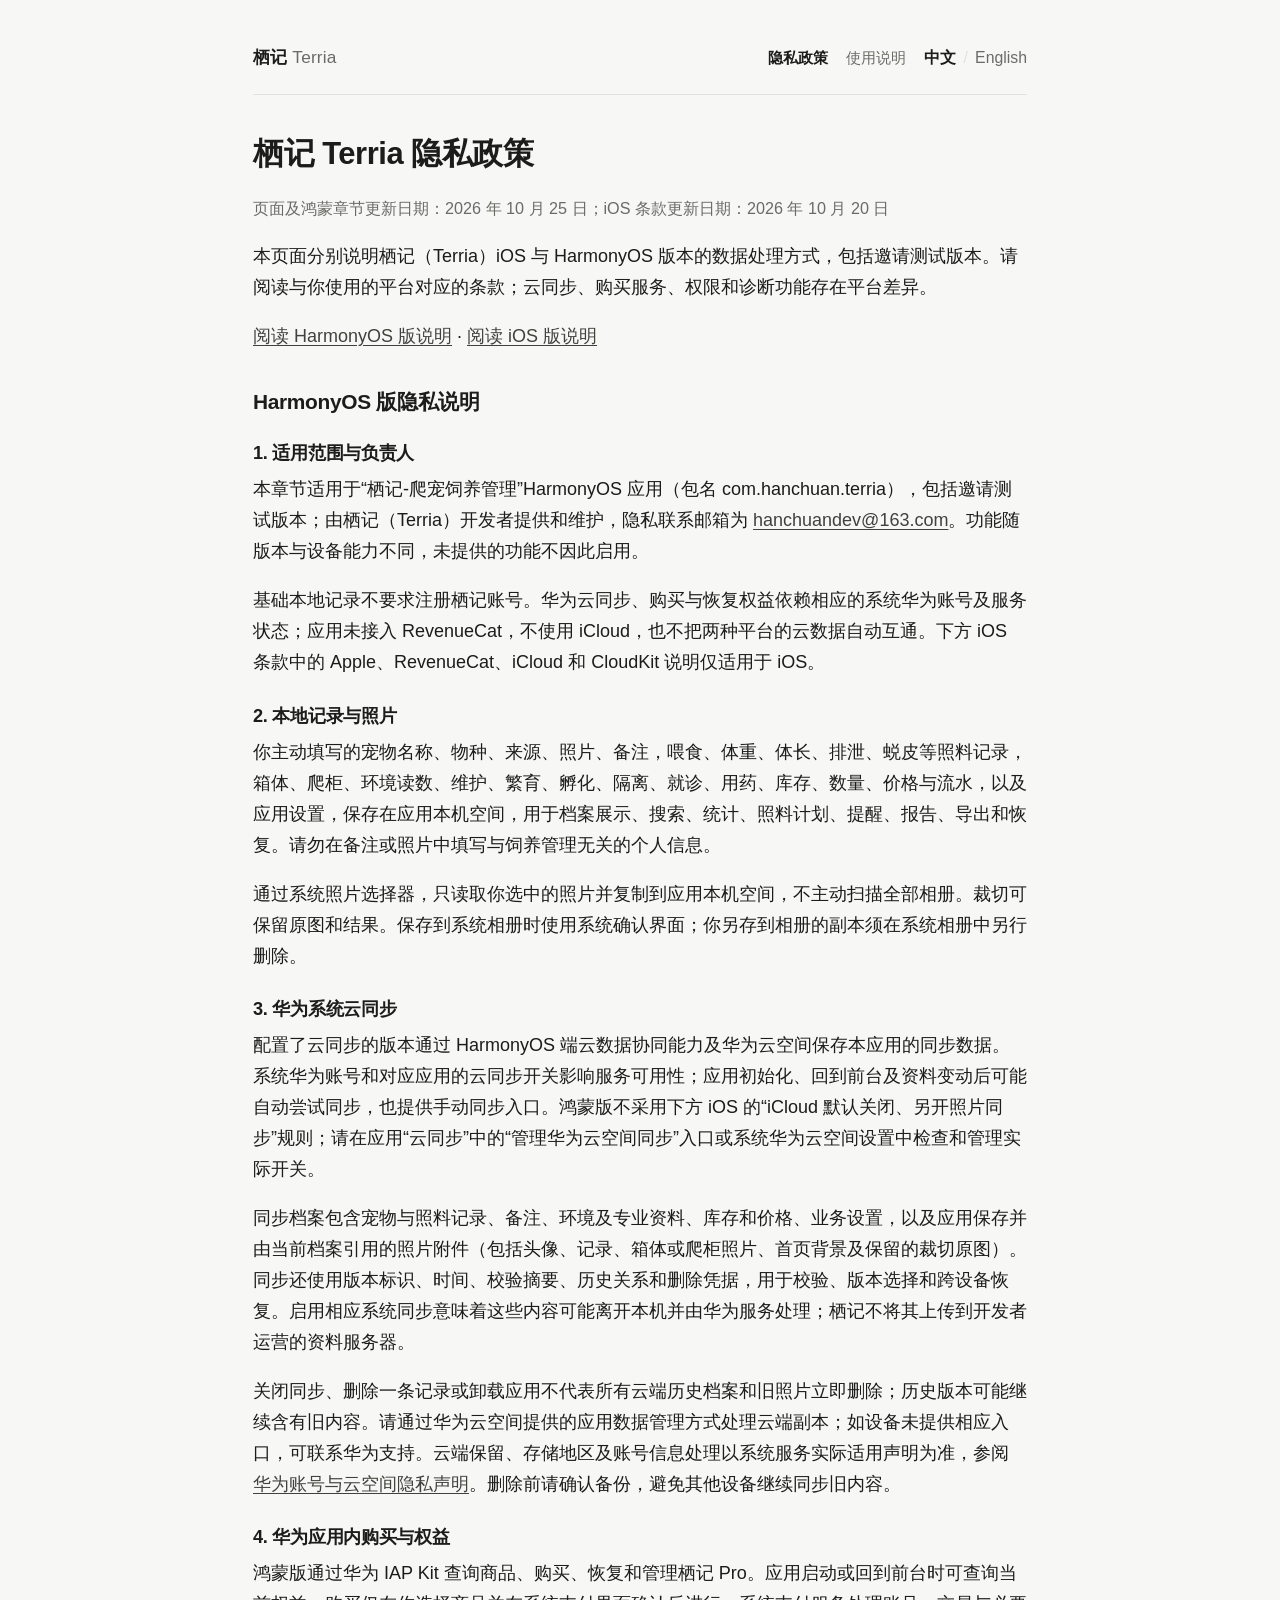
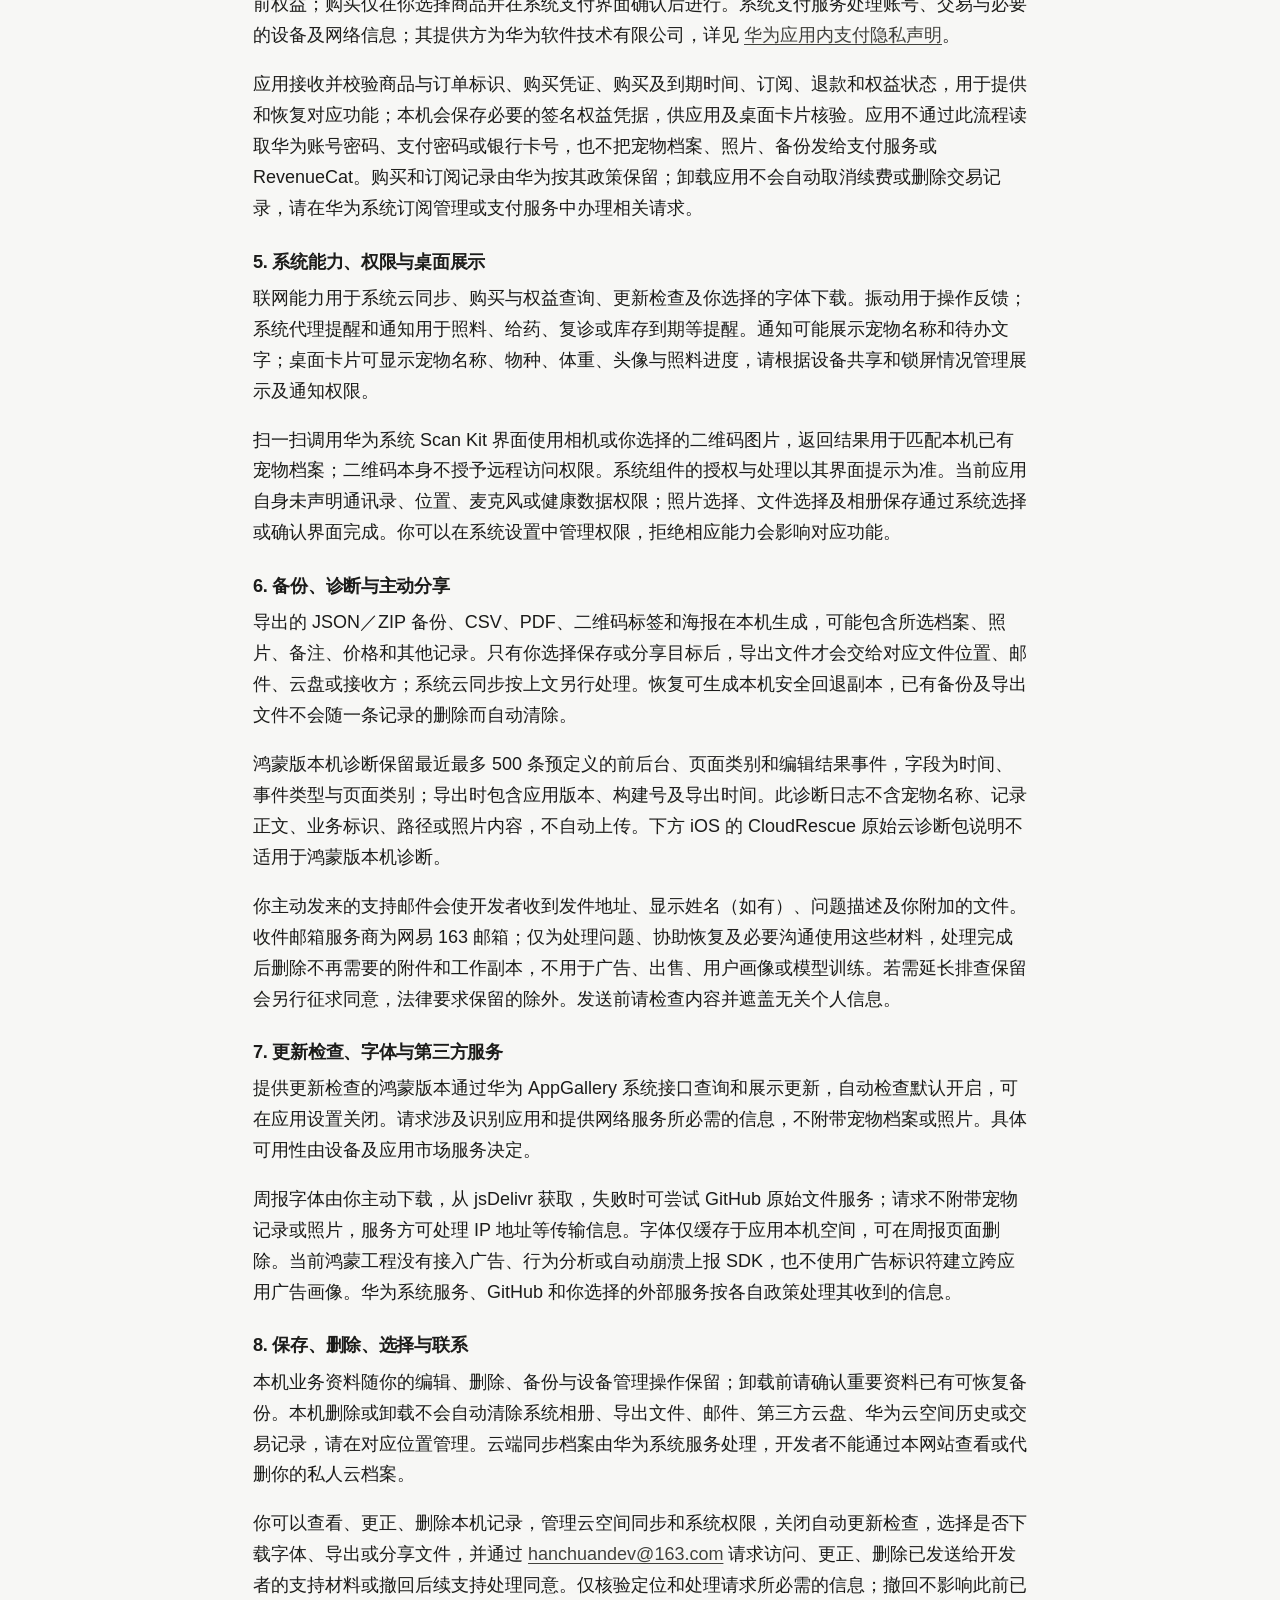
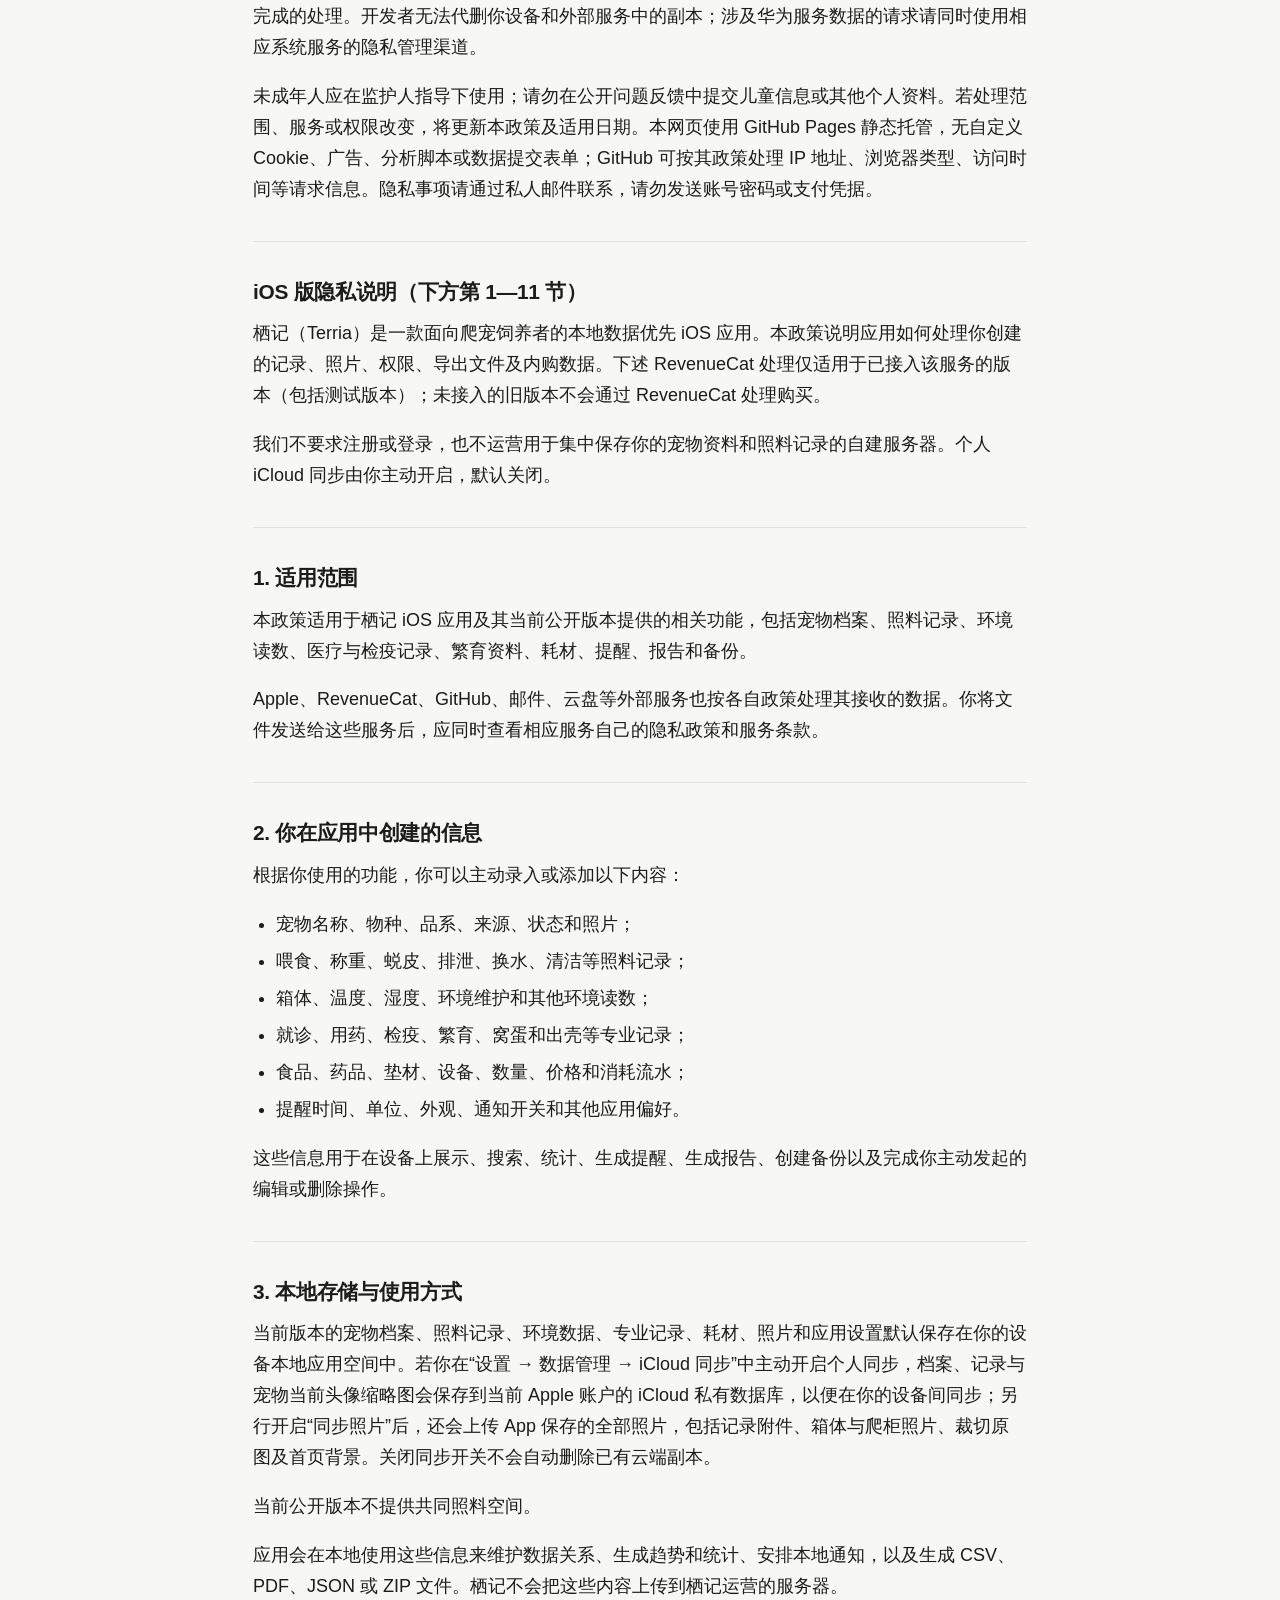
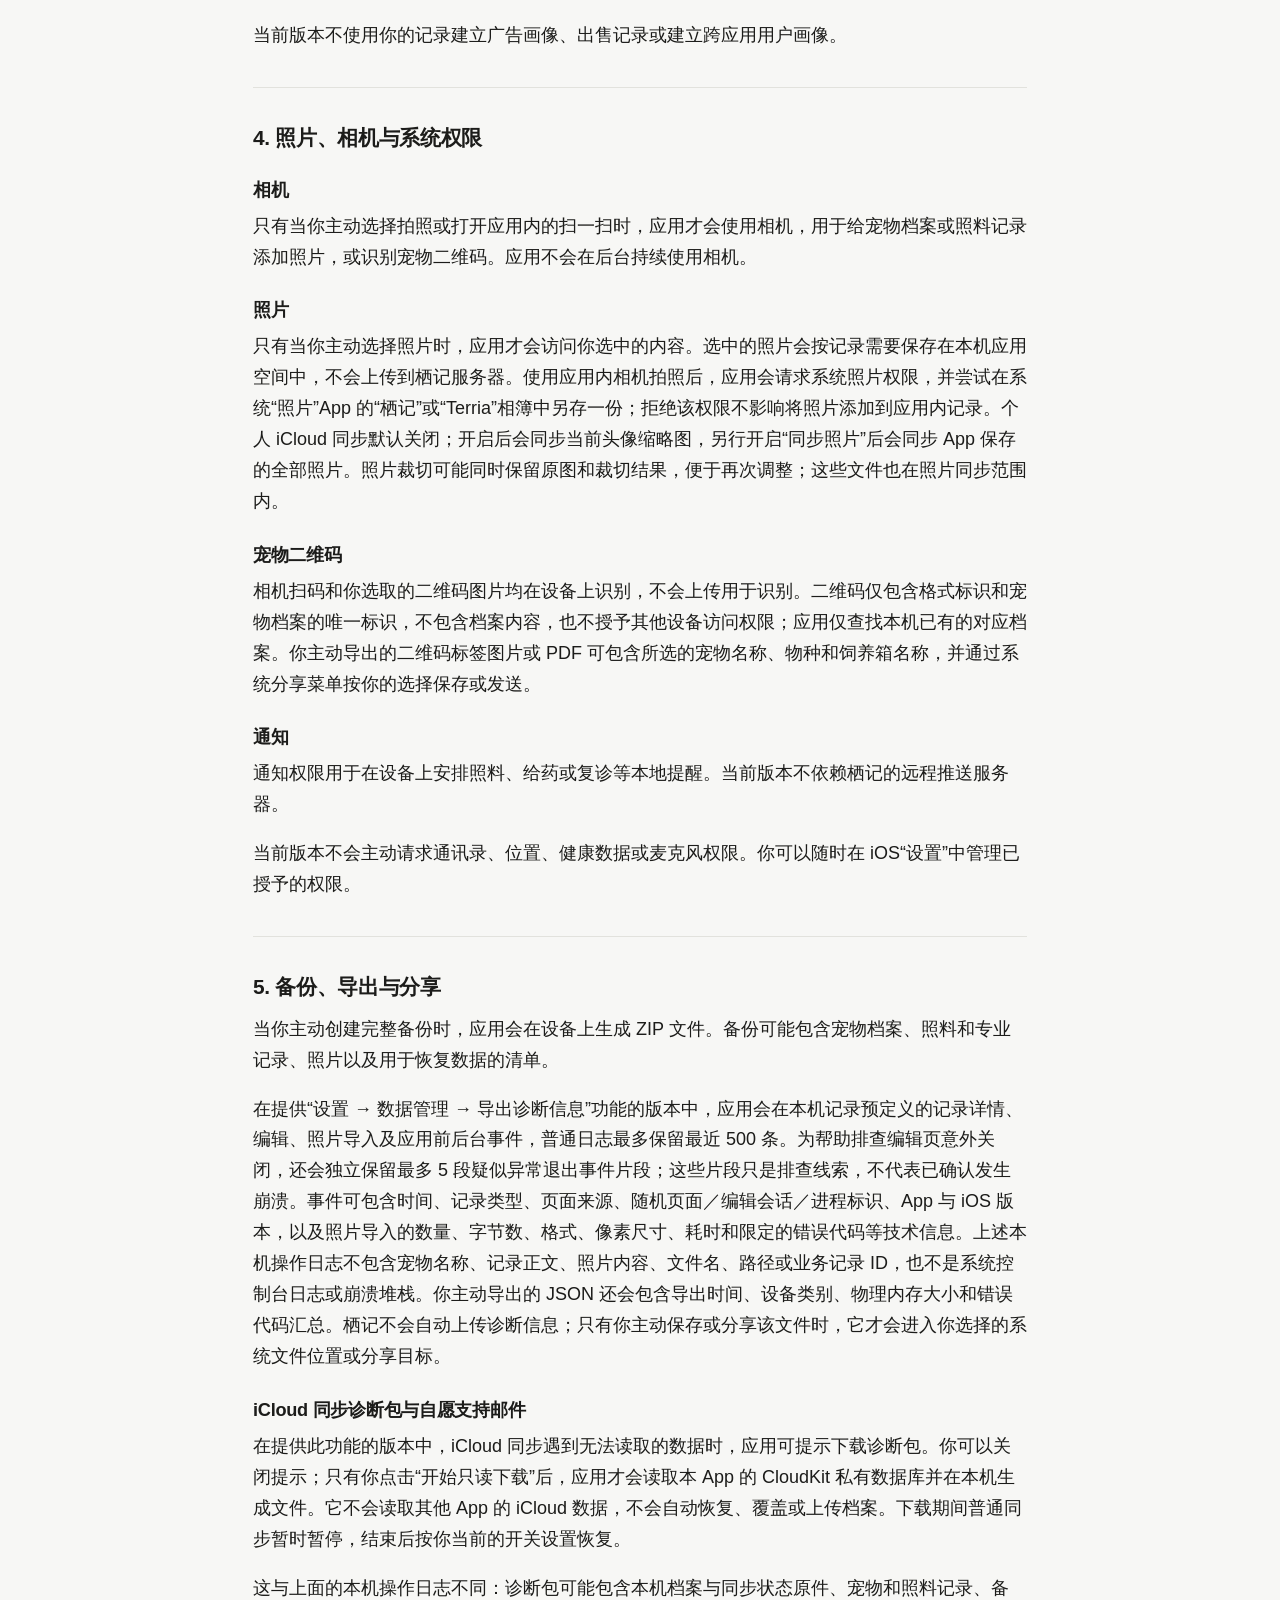
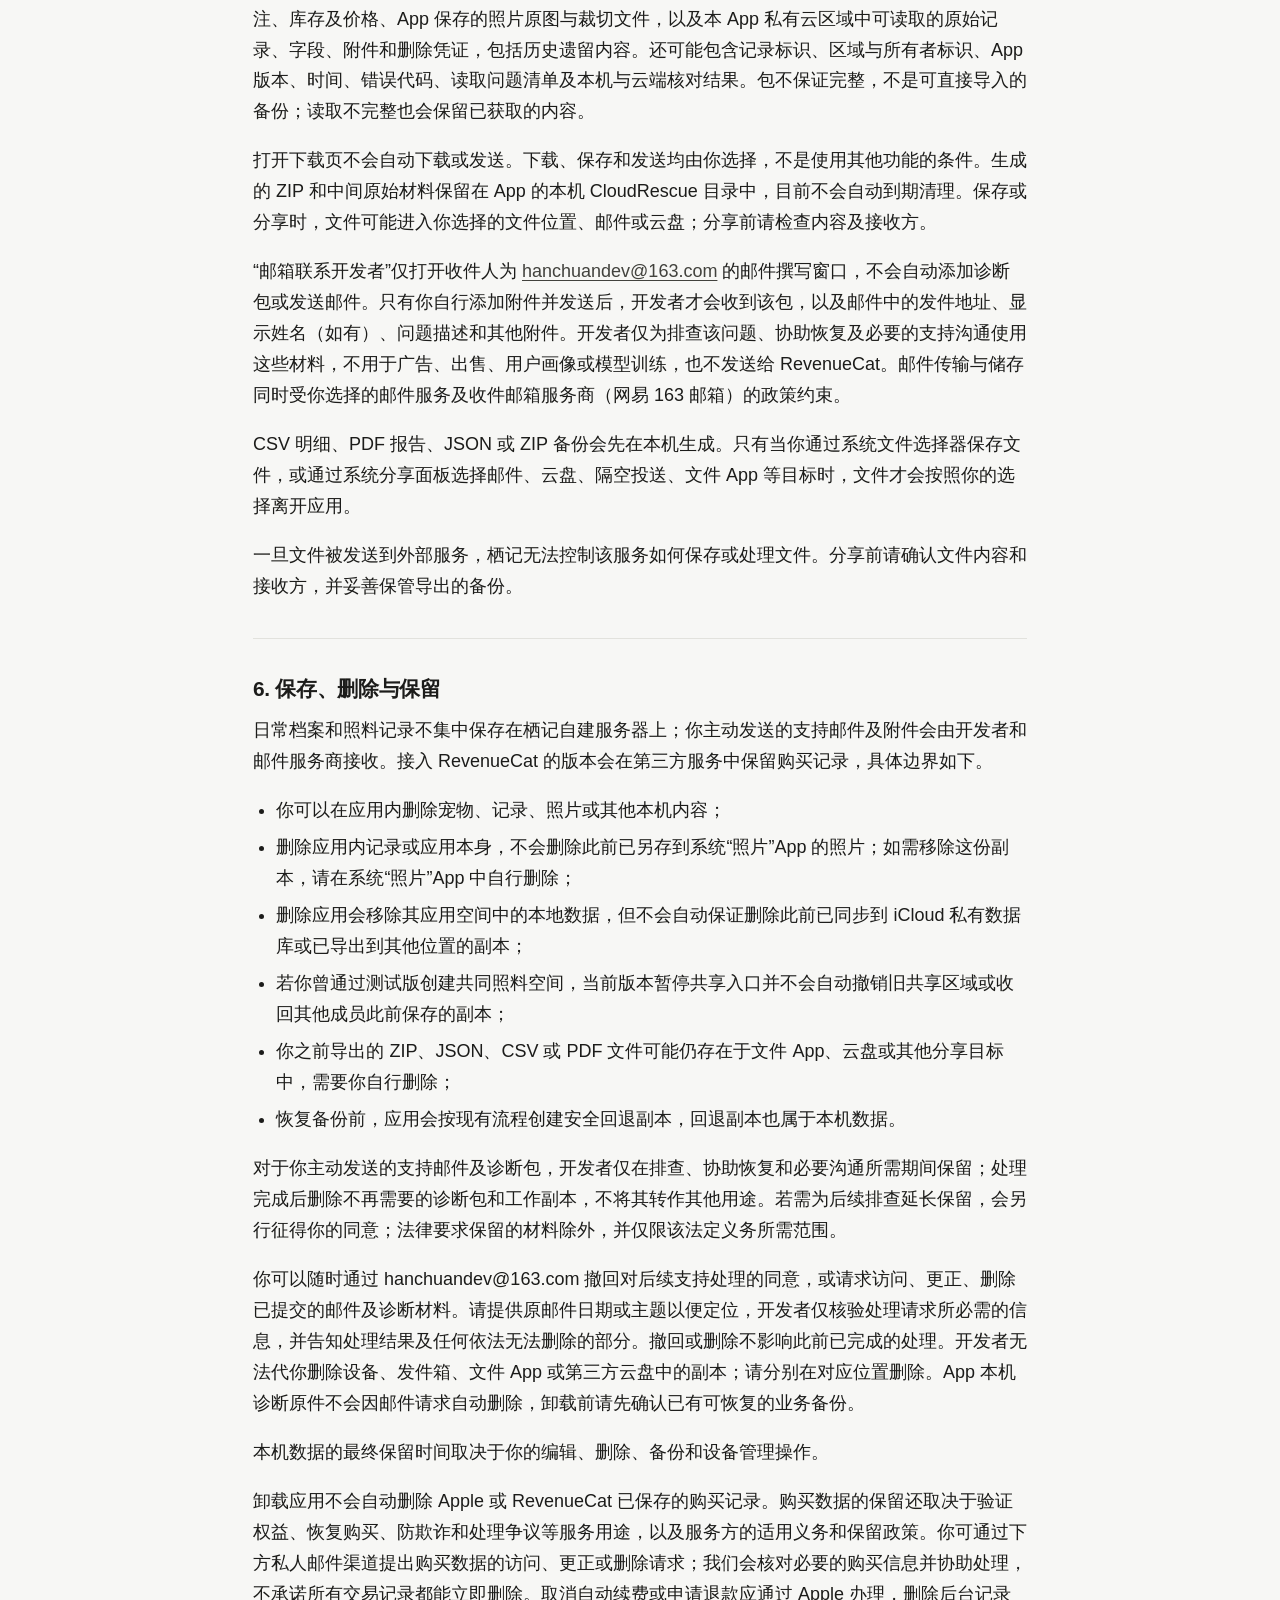
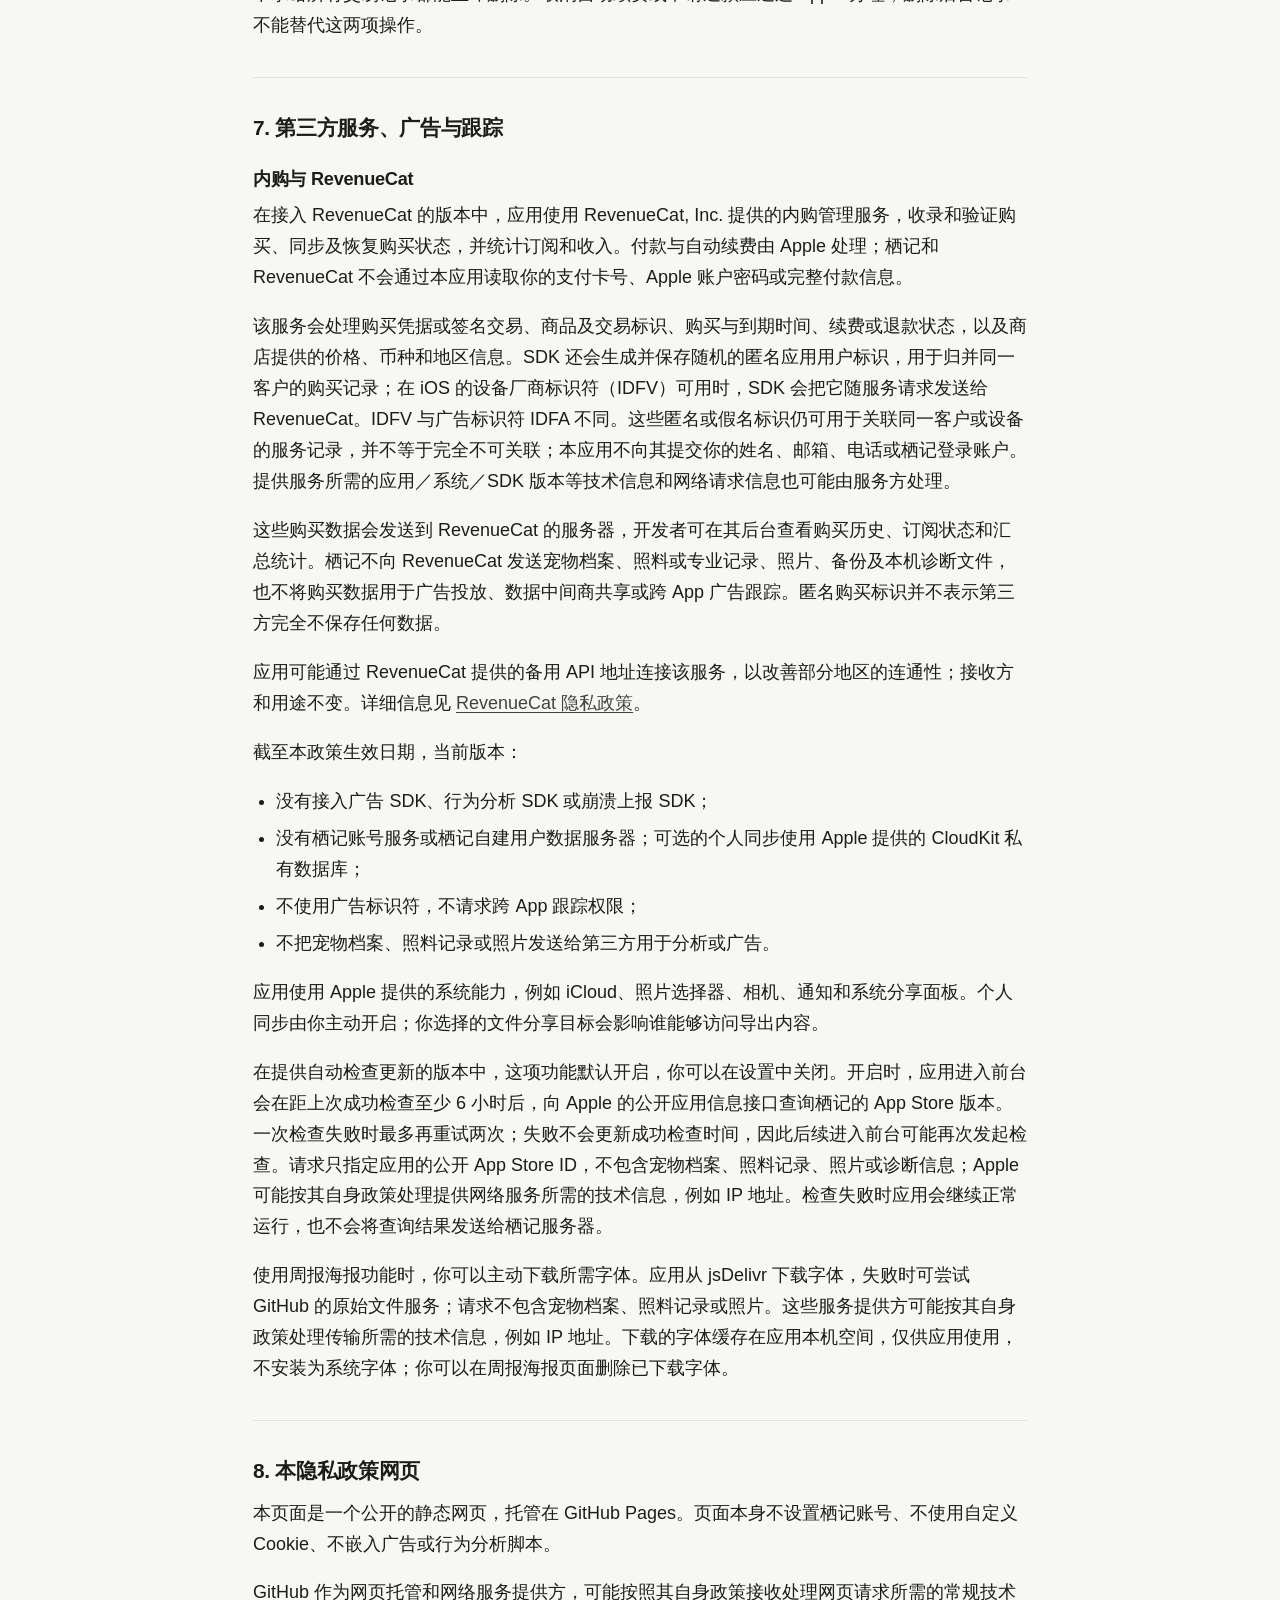
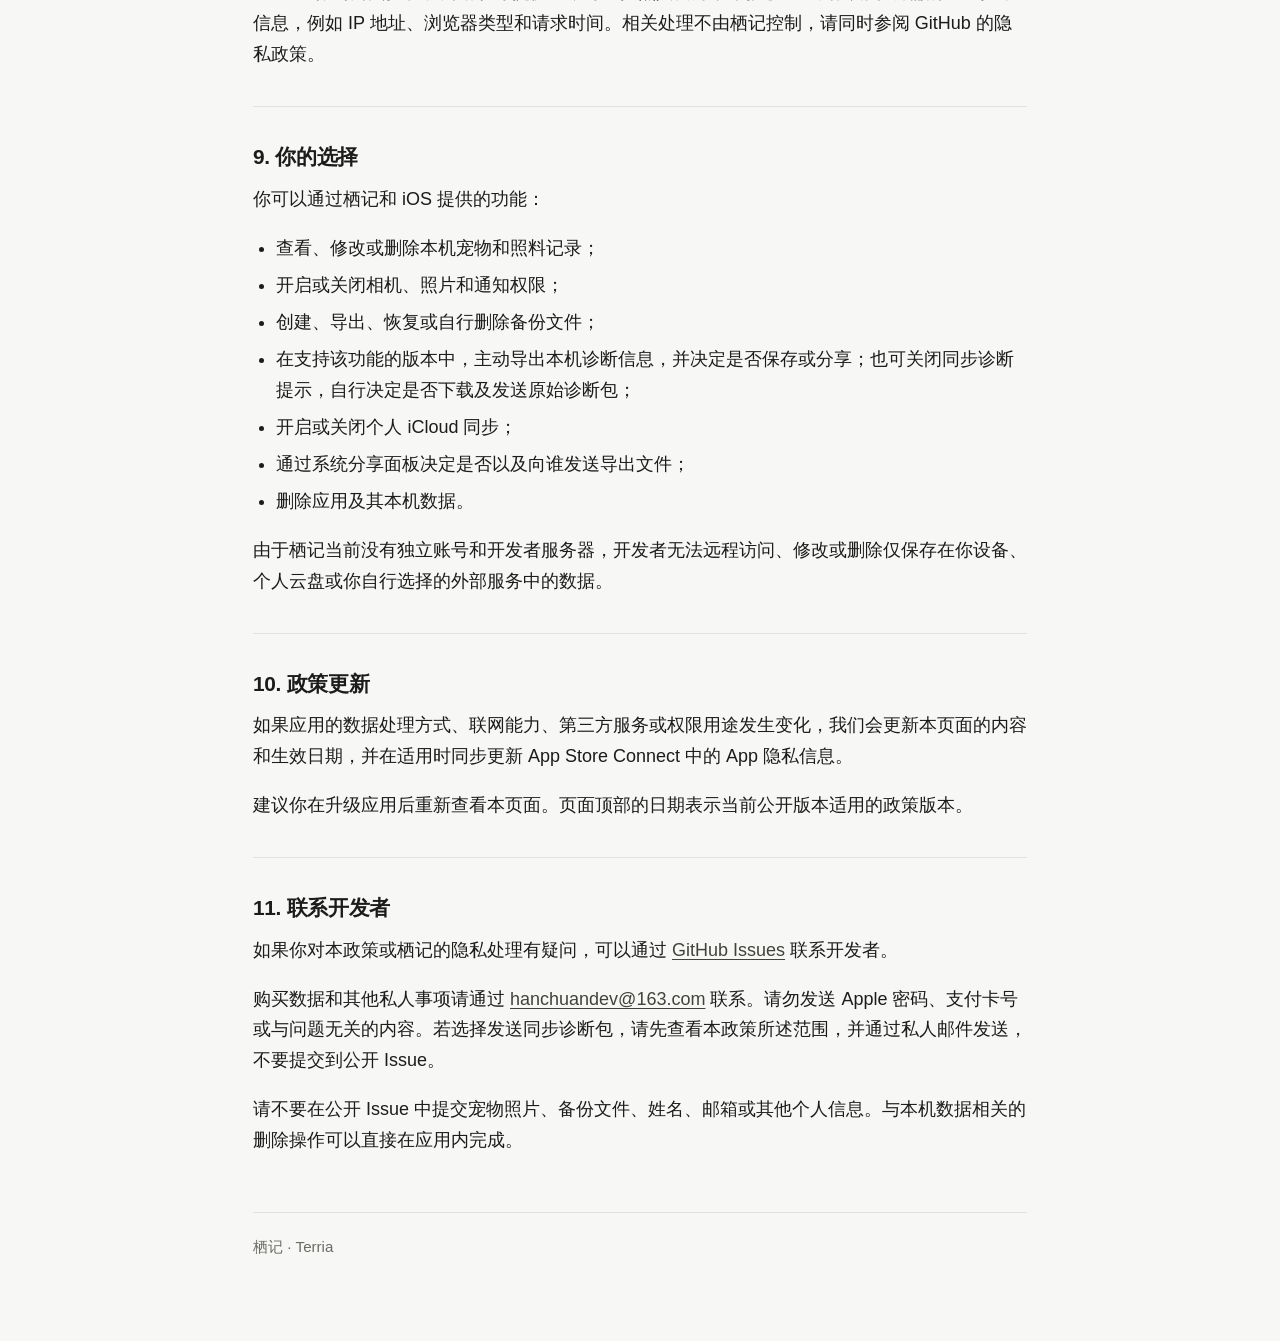
<file: index.html>
<!doctype html>
<html lang="zh-CN">
<head>
  <meta charset="utf-8">
  <meta name="viewport" content="width=device-width, initial-scale=1">
  <meta name="color-scheme" content="light dark">
  <meta name="theme-color" content="#f7f7f5">
  <meta name="description" content="栖记 Terria 隐私政策：分别说明 iOS 与 HarmonyOS 应用的本地记录、照片、系统云同步、权限、备份、诊断及 Apple／华为购买服务。">
  <link rel="canonical" href="https://hanchuan8.github.io/terria-privacy/">
  <title>栖记 Terria 隐私政策</title>
  <link rel="stylesheet" href="./styles.css">
</head>
<body>
  <input class="language-control" type="radio" name="language" id="language-zh" checked>
  <input class="language-control" type="radio" name="language" id="language-en">

  <div class="page-shell">
    <header class="site-header">
      <a class="brand" href="./" aria-label="栖记 Terria 隐私政策首页">栖记 <span>Terria</span></a>
      <nav class="site-nav" aria-label="站点导航">
        <a href="./" aria-current="page"><span class="nav-zh">隐私政策</span><span class="nav-en">Privacy</span></a>
        <a href="./guide.html"><span class="nav-zh">使用说明</span><span class="nav-en">User Guide</span></a>
      </nav>
      <nav class="language-switch" aria-label="Language">
        <label for="language-zh">中文</label><span aria-hidden="true">/</span><label for="language-en">English</label>
      </nav>
    </header>

    <main>
      <article class="policy policy-zh" lang="zh-CN">
        <h1>栖记 Terria 隐私政策</h1>
        <p class="updated">页面及鸿蒙章节更新日期：2026 年 10 月 25 日；iOS 条款更新日期：2026 年 10 月 20 日</p>
        <p>本页面分别说明栖记（Terria）iOS 与 HarmonyOS 版本的数据处理方式，包括邀请测试版本。请阅读与你使用的平台对应的条款；云同步、购买服务、权限和诊断功能存在平台差异。</p>
        <p><a href="#harmonyos-zh">阅读 HarmonyOS 版说明</a> · <a href="#ios-zh">阅读 iOS 版说明</a></p>
        <section id="harmonyos-zh" aria-labelledby="harmonyos-title-zh">
        <h2 id="harmonyos-title-zh">HarmonyOS 版隐私说明</h2>
        <h3>1. 适用范围与负责人</h3>
        <p>本章节适用于“栖记-爬宠饲养管理”HarmonyOS 应用（包名 com.hanchuan.terria），包括邀请测试版本；由栖记（Terria）开发者提供和维护，隐私联系邮箱为 <a href="mailto:hanchuandev@163.com">hanchuandev@163.com</a>。功能随版本与设备能力不同，未提供的功能不因此启用。</p>
        <p>基础本地记录不要求注册栖记账号。华为云同步、购买与恢复权益依赖相应的系统华为账号及服务状态；应用未接入 RevenueCat，不使用 iCloud，也不把两种平台的云数据自动互通。下方 iOS 条款中的 Apple、RevenueCat、iCloud 和 CloudKit 说明仅适用于 iOS。</p>
        <h3>2. 本地记录与照片</h3>
        <p>你主动填写的宠物名称、物种、来源、照片、备注，喂食、体重、体长、排泄、蜕皮等照料记录，箱体、爬柜、环境读数、维护、繁育、孵化、隔离、就诊、用药、库存、数量、价格与流水，以及应用设置，保存在应用本机空间，用于档案展示、搜索、统计、照料计划、提醒、报告、导出和恢复。请勿在备注或照片中填写与饲养管理无关的个人信息。</p>
        <p>通过系统照片选择器，只读取你选中的照片并复制到应用本机空间，不主动扫描全部相册。裁切可保留原图和结果。保存到系统相册时使用系统确认界面；你另存到相册的副本须在系统相册中另行删除。</p>
        <h3>3. 华为系统云同步</h3>
        <p>配置了云同步的版本通过 HarmonyOS 端云数据协同能力及华为云空间保存本应用的同步数据。系统华为账号和对应应用的云同步开关影响服务可用性；应用初始化、回到前台及资料变动后可能自动尝试同步，也提供手动同步入口。鸿蒙版不采用下方 iOS 的“iCloud 默认关闭、另开照片同步”规则；请在应用“云同步”中的“管理华为云空间同步”入口或系统华为云空间设置中检查和管理实际开关。</p>
        <p>同步档案包含宠物与照料记录、备注、环境及专业资料、库存和价格、业务设置，以及应用保存并由当前档案引用的照片附件（包括头像、记录、箱体或爬柜照片、首页背景及保留的裁切原图）。同步还使用版本标识、时间、校验摘要、历史关系和删除凭据，用于校验、版本选择和跨设备恢复。启用相应系统同步意味着这些内容可能离开本机并由华为服务处理；栖记不将其上传到开发者运营的资料服务器。</p>
        <p>关闭同步、删除一条记录或卸载应用不代表所有云端历史档案和旧照片立即删除；历史版本可能继续含有旧内容。请通过华为云空间提供的应用数据管理方式处理云端副本；如设备未提供相应入口，可联系华为支持。云端保留、存储地区及账号信息处理以系统服务实际适用声明为准，参阅 <a href="https://privacy-dre.dbankcdn.com/agreement/scope/huawei/cloud/privacy-statement-sdk/cn_b0_20210906_4/default/privacy-statement-sdk.htm?bgmode=white&amp;ctype=huawei&amp;timestamp=2025081117" target="_blank" rel="noopener noreferrer">华为账号与云空间隐私声明</a>。删除前请确认备份，避免其他设备继续同步旧内容。</p>
        <h3>4. 华为应用内购买与权益</h3>
        <p>鸿蒙版通过华为 IAP Kit 查询商品、购买、恢复和管理栖记 Pro。应用启动或回到前台时可查询当前权益；购买仅在你选择商品并在系统支付界面确认后进行。系统支付服务处理账号、交易与必要的设备及网络信息；其提供方为华为软件技术有限公司，详见 <a href="https://privacy-dre.dbankcdn.com/agreement/scope/huawei/iap/privacy-statement/cn_b0_20241022_11/default/privacy-statement-zh-cn.htm?bgmode=white&amp;ctype=huawei&amp;timestamp=2026011516" target="_blank" rel="noopener noreferrer">华为应用内支付隐私声明</a>。</p>
        <p>应用接收并校验商品与订单标识、购买凭证、购买及到期时间、订阅、退款和权益状态，用于提供和恢复对应功能；本机会保存必要的签名权益凭据，供应用及桌面卡片核验。应用不通过此流程读取华为账号密码、支付密码或银行卡号，也不把宠物档案、照片、备份发给支付服务或 RevenueCat。购买和订阅记录由华为按其政策保留；卸载应用不会自动取消续费或删除交易记录，请在华为系统订阅管理或支付服务中办理相关请求。</p>
        <h3>5. 系统能力、权限与桌面展示</h3>
        <p>联网能力用于系统云同步、购买与权益查询、更新检查及你选择的字体下载。振动用于操作反馈；系统代理提醒和通知用于照料、给药、复诊或库存到期等提醒。通知可能展示宠物名称和待办文字；桌面卡片可显示宠物名称、物种、体重、头像与照料进度，请根据设备共享和锁屏情况管理展示及通知权限。</p>
        <p>扫一扫调用华为系统 Scan Kit 界面使用相机或你选择的二维码图片，返回结果用于匹配本机已有宠物档案；二维码本身不授予远程访问权限。系统组件的授权与处理以其界面提示为准。当前应用自身未声明通讯录、位置、麦克风或健康数据权限；照片选择、文件选择及相册保存通过系统选择或确认界面完成。你可以在系统设置中管理权限，拒绝相应能力会影响对应功能。</p>
        <h3>6. 备份、诊断与主动分享</h3>
        <p>导出的 JSON／ZIP 备份、CSV、PDF、二维码标签和海报在本机生成，可能包含所选档案、照片、备注、价格和其他记录。只有你选择保存或分享目标后，导出文件才会交给对应文件位置、邮件、云盘或接收方；系统云同步按上文另行处理。恢复可生成本机安全回退副本，已有备份及导出文件不会随一条记录的删除而自动清除。</p>
        <p>鸿蒙版本机诊断保留最近最多 500 条预定义的前后台、页面类别和编辑结果事件，字段为时间、事件类型与页面类别；导出时包含应用版本、构建号及导出时间。此诊断日志不含宠物名称、记录正文、业务标识、路径或照片内容，不自动上传。下方 iOS 的 CloudRescue 原始云诊断包说明不适用于鸿蒙版本机诊断。</p>
        <p>你主动发来的支持邮件会使开发者收到发件地址、显示姓名（如有）、问题描述及你附加的文件。收件邮箱服务商为网易 163 邮箱；仅为处理问题、协助恢复及必要沟通使用这些材料，处理完成后删除不再需要的附件和工作副本，不用于广告、出售、用户画像或模型训练。若需延长排查保留会另行征求同意，法律要求保留的除外。发送前请检查内容并遮盖无关个人信息。</p>
        <h3>7. 更新检查、字体与第三方服务</h3>
        <p>提供更新检查的鸿蒙版本通过华为 AppGallery 系统接口查询和展示更新，自动检查默认开启，可在应用设置关闭。请求涉及识别应用和提供网络服务所必需的信息，不附带宠物档案或照片。具体可用性由设备及应用市场服务决定。</p>
        <p>周报字体由你主动下载，从 jsDelivr 获取，失败时可尝试 GitHub 原始文件服务；请求不附带宠物记录或照片，服务方可处理 IP 地址等传输信息。字体仅缓存于应用本机空间，可在周报页面删除。当前鸿蒙工程没有接入广告、行为分析或自动崩溃上报 SDK，也不使用广告标识符建立跨应用广告画像。华为系统服务、GitHub 和你选择的外部服务按各自政策处理其收到的信息。</p>
        <h3>8. 保存、删除、选择与联系</h3>
        <p>本机业务资料随你的编辑、删除、备份与设备管理操作保留；卸载前请确认重要资料已有可恢复备份。本机删除或卸载不会自动清除系统相册、导出文件、邮件、第三方云盘、华为云空间历史或交易记录，请在对应位置管理。云端同步档案由华为系统服务处理，开发者不能通过本网站查看或代删你的私人云档案。</p>
        <p>你可以查看、更正、删除本机记录，管理云空间同步和系统权限，关闭自动更新检查，选择是否下载字体、导出或分享文件，并通过 <a href="mailto:hanchuandev@163.com">hanchuandev@163.com</a> 请求访问、更正、删除已发送给开发者的支持材料或撤回后续支持处理同意。仅核验定位和处理请求所必需的信息；撤回不影响此前已完成的处理。开发者无法代删你设备和外部服务中的副本；涉及华为服务数据的请求请同时使用相应系统服务的隐私管理渠道。</p>
        <p>未成年人应在监护人指导下使用；请勿在公开问题反馈中提交儿童信息或其他个人资料。若处理范围、服务或权限改变，将更新本政策及适用日期。本网页使用 GitHub Pages 静态托管，无自定义 Cookie、广告、分析脚本或数据提交表单；GitHub 可按其政策处理 IP 地址、浏览器类型、访问时间等请求信息。隐私事项请通过私人邮件联系，请勿发送账号密码或支付凭据。</p>
        </section>
        <hr>
        <h2 id="ios-zh">iOS 版隐私说明（下方第 1—11 节）</h2>
        <p>栖记（Terria）是一款面向爬宠饲养者的本地数据优先 iOS 应用。本政策说明应用如何处理你创建的记录、照片、权限、导出文件及内购数据。下述 RevenueCat 处理仅适用于已接入该服务的版本（包括测试版本）；未接入的旧版本不会通过 RevenueCat 处理购买。</p>
        <p>我们不要求注册或登录，也不运营用于集中保存你的宠物资料和照料记录的自建服务器。个人 iCloud 同步由你主动开启，默认关闭。</p>

        <hr>

        <h2>1. 适用范围</h2>
        <p>本政策适用于栖记 iOS 应用及其当前公开版本提供的相关功能，包括宠物档案、照料记录、环境读数、医疗与检疫记录、繁育资料、耗材、提醒、报告和备份。</p>
        <p>Apple、RevenueCat、GitHub、邮件、云盘等外部服务也按各自政策处理其接收的数据。你将文件发送给这些服务后，应同时查看相应服务自己的隐私政策和服务条款。</p>

        <hr>

        <h2>2. 你在应用中创建的信息</h2>
        <p>根据你使用的功能，你可以主动录入或添加以下内容：</p>
        <ul>
          <li>宠物名称、物种、品系、来源、状态和照片；</li>
          <li>喂食、称重、蜕皮、排泄、换水、清洁等照料记录；</li>
          <li>箱体、温度、湿度、环境维护和其他环境读数；</li>
          <li>就诊、用药、检疫、繁育、窝蛋和出壳等专业记录；</li>
          <li>食品、药品、垫材、设备、数量、价格和消耗流水；</li>
          <li>提醒时间、单位、外观、通知开关和其他应用偏好。</li>
        </ul>
        <p>这些信息用于在设备上展示、搜索、统计、生成提醒、生成报告、创建备份以及完成你主动发起的编辑或删除操作。</p>

        <hr>

        <h2>3. 本地存储与使用方式</h2>
        <p>当前版本的宠物档案、照料记录、环境数据、专业记录、耗材、照片和应用设置默认保存在你的设备本地应用空间中。若你在“设置 → 数据管理 → iCloud 同步”中主动开启个人同步，档案、记录与宠物当前头像缩略图会保存到当前 Apple 账户的 iCloud 私有数据库，以便在你的设备间同步；另行开启“同步照片”后，还会上传 App 保存的全部照片，包括记录附件、箱体与爬柜照片、裁切原图及首页背景。关闭同步开关不会自动删除已有云端副本。</p>
        <p>当前公开版本不提供共同照料空间。</p>
        <p>应用会在本地使用这些信息来维护数据关系、生成趋势和统计、安排本地通知，以及生成 CSV、PDF、JSON 或 ZIP 文件。栖记不会把这些内容上传到栖记运营的服务器。</p>
        <p>当前版本不使用你的记录建立广告画像、出售记录或建立跨应用用户画像。</p>

        <hr>

        <h2>4. 照片、相机与系统权限</h2>
        <h3>相机</h3>
        <p>只有当你主动选择拍照或打开应用内的扫一扫时，应用才会使用相机，用于给宠物档案或照料记录添加照片，或识别宠物二维码。应用不会在后台持续使用相机。</p>
        <h3>照片</h3>
        <p>只有当你主动选择照片时，应用才会访问你选中的内容。选中的照片会按记录需要保存在本机应用空间中，不会上传到栖记服务器。使用应用内相机拍照后，应用会请求系统照片权限，并尝试在系统“照片”App 的“栖记”或“Terria”相簿中另存一份；拒绝该权限不影响将照片添加到应用内记录。个人 iCloud 同步默认关闭；开启后会同步当前头像缩略图，另行开启“同步照片”后会同步 App 保存的全部照片。照片裁切可能同时保留原图和裁切结果，便于再次调整；这些文件也在照片同步范围内。</p>
        <h3>宠物二维码</h3>
        <p>相机扫码和你选取的二维码图片均在设备上识别，不会上传用于识别。二维码仅包含格式标识和宠物档案的唯一标识，不包含档案内容，也不授予其他设备访问权限；应用仅查找本机已有的对应档案。你主动导出的二维码标签图片或 PDF 可包含所选的宠物名称、物种和饲养箱名称，并通过系统分享菜单按你的选择保存或发送。</p>
        <h3>通知</h3>
        <p>通知权限用于在设备上安排照料、给药或复诊等本地提醒。当前版本不依赖栖记的远程推送服务器。</p>
        <p>当前版本不会主动请求通讯录、位置、健康数据或麦克风权限。你可以随时在 iOS“设置”中管理已授予的权限。</p>

        <hr>

        <h2>5. 备份、导出与分享</h2>
        <p>当你主动创建完整备份时，应用会在设备上生成 ZIP 文件。备份可能包含宠物档案、照料和专业记录、照片以及用于恢复数据的清单。</p>
        <p>在提供“设置 → 数据管理 → 导出诊断信息”功能的版本中，应用会在本机记录预定义的记录详情、编辑、照片导入及应用前后台事件，普通日志最多保留最近 500 条。为帮助排查编辑页意外关闭，还会独立保留最多 5 段疑似异常退出事件片段；这些片段只是排查线索，不代表已确认发生崩溃。事件可包含时间、记录类型、页面来源、随机页面／编辑会话／进程标识、App 与 iOS 版本，以及照片导入的数量、字节数、格式、像素尺寸、耗时和限定的错误代码等技术信息。上述本机操作日志不包含宠物名称、记录正文、照片内容、文件名、路径或业务记录 ID，也不是系统控制台日志或崩溃堆栈。你主动导出的 JSON 还会包含导出时间、设备类别、物理内存大小和错误代码汇总。栖记不会自动上传诊断信息；只有你主动保存或分享该文件时，它才会进入你选择的系统文件位置或分享目标。</p>
        <h3>iCloud 同步诊断包与自愿支持邮件</h3>
        <p>在提供此功能的版本中，iCloud 同步遇到无法读取的数据时，应用可提示下载诊断包。你可以关闭提示；只有你点击“开始只读下载”后，应用才会读取本 App 的 CloudKit 私有数据库并在本机生成文件。它不会读取其他 App 的 iCloud 数据，不会自动恢复、覆盖或上传档案。下载期间普通同步暂时暂停，结束后按你当前的开关设置恢复。</p>
        <p>这与上面的本机操作日志不同：诊断包可能包含本机档案与同步状态原件、宠物和照料记录、备注、库存及价格、App 保存的照片原图与裁切文件，以及本 App 私有云区域中可读取的原始记录、字段、附件和删除凭证，包括历史遗留内容。还可能包含记录标识、区域与所有者标识、App 版本、时间、错误代码、读取问题清单及本机与云端核对结果。包不保证完整，不是可直接导入的备份；读取不完整也会保留已获取的内容。</p>
        <p>打开下载页不会自动下载或发送。下载、保存和发送均由你选择，不是使用其他功能的条件。生成的 ZIP 和中间原始材料保留在 App 的本机 CloudRescue 目录中，目前不会自动到期清理。保存或分享时，文件可能进入你选择的文件位置、邮件或云盘；分享前请检查内容及接收方。</p>
        <p>“邮箱联系开发者”仅打开收件人为 <a href="mailto:hanchuandev@163.com">hanchuandev@163.com</a> 的邮件撰写窗口，不会自动添加诊断包或发送邮件。只有你自行添加附件并发送后，开发者才会收到该包，以及邮件中的发件地址、显示姓名（如有）、问题描述和其他附件。开发者仅为排查该问题、协助恢复及必要的支持沟通使用这些材料，不用于广告、出售、用户画像或模型训练，也不发送给 RevenueCat。邮件传输与储存同时受你选择的邮件服务及收件邮箱服务商（网易 163 邮箱）的政策约束。</p>
        <p>CSV 明细、PDF 报告、JSON 或 ZIP 备份会先在本机生成。只有当你通过系统文件选择器保存文件，或通过系统分享面板选择邮件、云盘、隔空投送、文件 App 等目标时，文件才会按照你的选择离开应用。</p>
        <p>一旦文件被发送到外部服务，栖记无法控制该服务如何保存或处理文件。分享前请确认文件内容和接收方，并妥善保管导出的备份。</p>

        <hr>

        <h2>6. 保存、删除与保留</h2>
        <p>日常档案和照料记录不集中保存在栖记自建服务器上；你主动发送的支持邮件及附件会由开发者和邮件服务商接收。接入 RevenueCat 的版本会在第三方服务中保留购买记录，具体边界如下。</p>
        <ul>
          <li>你可以在应用内删除宠物、记录、照片或其他本机内容；</li>
          <li>删除应用内记录或应用本身，不会删除此前已另存到系统“照片”App 的照片；如需移除这份副本，请在系统“照片”App 中自行删除；</li>
          <li>删除应用会移除其应用空间中的本地数据，但不会自动保证删除此前已同步到 iCloud 私有数据库或已导出到其他位置的副本；</li>
          <li>若你曾通过测试版创建共同照料空间，当前版本暂停共享入口并不会自动撤销旧共享区域或收回其他成员此前保存的副本；</li>
          <li>你之前导出的 ZIP、JSON、CSV 或 PDF 文件可能仍存在于文件 App、云盘或其他分享目标中，需要你自行删除；</li>
          <li>恢复备份前，应用会按现有流程创建安全回退副本，回退副本也属于本机数据。</li>
        </ul>
        <p>对于你主动发送的支持邮件及诊断包，开发者仅在排查、协助恢复和必要沟通所需期间保留；处理完成后删除不再需要的诊断包和工作副本，不将其转作其他用途。若需为后续排查延长保留，会另行征得你的同意；法律要求保留的材料除外，并仅限该法定义务所需范围。</p>
        <p>你可以随时通过 hanchuandev@163.com 撤回对后续支持处理的同意，或请求访问、更正、删除已提交的邮件及诊断材料。请提供原邮件日期或主题以便定位，开发者仅核验处理请求所必需的信息，并告知处理结果及任何依法无法删除的部分。撤回或删除不影响此前已完成的处理。开发者无法代你删除设备、发件箱、文件 App 或第三方云盘中的副本；请分别在对应位置删除。App 本机诊断原件不会因邮件请求自动删除，卸载前请先确认已有可恢复的业务备份。</p>
        <p>本机数据的最终保留时间取决于你的编辑、删除、备份和设备管理操作。</p>
        <p>卸载应用不会自动删除 Apple 或 RevenueCat 已保存的购买记录。购买数据的保留还取决于验证权益、恢复购买、防欺诈和处理争议等服务用途，以及服务方的适用义务和保留政策。你可通过下方私人邮件渠道提出购买数据的访问、更正或删除请求；我们会核对必要的购买信息并协助处理，不承诺所有交易记录都能立即删除。取消自动续费或申请退款应通过 Apple 办理，删除后台记录不能替代这两项操作。</p>

        <hr>

        <h2>7. 第三方服务、广告与跟踪</h2>
        <h3>内购与 RevenueCat</h3>
        <p>在接入 RevenueCat 的版本中，应用使用 RevenueCat, Inc. 提供的内购管理服务，收录和验证购买、同步及恢复购买状态，并统计订阅和收入。付款与自动续费由 Apple 处理；栖记和 RevenueCat 不会通过本应用读取你的支付卡号、Apple 账户密码或完整付款信息。</p>
        <p>该服务会处理购买凭据或签名交易、商品及交易标识、购买与到期时间、续费或退款状态，以及商店提供的价格、币种和地区信息。SDK 还会生成并保存随机的匿名应用用户标识，用于归并同一客户的购买记录；在 iOS 的设备厂商标识符（IDFV）可用时，SDK 会把它随服务请求发送给 RevenueCat。IDFV 与广告标识符 IDFA 不同。这些匿名或假名标识仍可用于关联同一客户或设备的服务记录，并不等于完全不可关联；本应用不向其提交你的姓名、邮箱、电话或栖记登录账户。提供服务所需的应用／系统／SDK 版本等技术信息和网络请求信息也可能由服务方处理。</p>
        <p>这些购买数据会发送到 RevenueCat 的服务器，开发者可在其后台查看购买历史、订阅状态和汇总统计。栖记不向 RevenueCat 发送宠物档案、照料或专业记录、照片、备份及本机诊断文件，也不将购买数据用于广告投放、数据中间商共享或跨 App 广告跟踪。匿名购买标识并不表示第三方完全不保存任何数据。</p>
        <p>应用可能通过 RevenueCat 提供的备用 API 地址连接该服务，以改善部分地区的连通性；接收方和用途不变。详细信息见 <a href="https://www.revenuecat.com/privacy" target="_blank" rel="noopener noreferrer">RevenueCat 隐私政策</a>。</p>

        <p>截至本政策生效日期，当前版本：</p>
        <ul>
          <li>没有接入广告 SDK、行为分析 SDK 或崩溃上报 SDK；</li>
          <li>没有栖记账号服务或栖记自建用户数据服务器；可选的个人同步使用 Apple 提供的 CloudKit 私有数据库；</li>
          <li>不使用广告标识符，不请求跨 App 跟踪权限；</li>
          <li>不把宠物档案、照料记录或照片发送给第三方用于分析或广告。</li>
        </ul>
        <p>应用使用 Apple 提供的系统能力，例如 iCloud、照片选择器、相机、通知和系统分享面板。个人同步由你主动开启；你选择的文件分享目标会影响谁能够访问导出内容。</p>
        <p>在提供自动检查更新的版本中，这项功能默认开启，你可以在设置中关闭。开启时，应用进入前台会在距上次成功检查至少 6 小时后，向 Apple 的公开应用信息接口查询栖记的 App Store 版本。一次检查失败时最多再重试两次；失败不会更新成功检查时间，因此后续进入前台可能再次发起检查。请求只指定应用的公开 App Store ID，不包含宠物档案、照料记录、照片或诊断信息；Apple 可能按其自身政策处理提供网络服务所需的技术信息，例如 IP 地址。检查失败时应用会继续正常运行，也不会将查询结果发送给栖记服务器。</p>

        <p>使用周报海报功能时，你可以主动下载所需字体。应用从 jsDelivr 下载字体，失败时可尝试 GitHub 的原始文件服务；请求不包含宠物档案、照料记录或照片。这些服务提供方可能按其自身政策处理传输所需的技术信息，例如 IP 地址。下载的字体缓存在应用本机空间，仅供应用使用，不安装为系统字体；你可以在周报海报页面删除已下载字体。</p>

        <hr>

        <h2>8. 本隐私政策网页</h2>
        <p>本页面是一个公开的静态网页，托管在 GitHub Pages。页面本身不设置栖记账号、不使用自定义 Cookie、不嵌入广告或行为分析脚本。</p>
        <p>GitHub 作为网页托管和网络服务提供方，可能按照其自身政策接收处理网页请求所需的常规技术信息，例如 IP 地址、浏览器类型和请求时间。相关处理不由栖记控制，请同时参阅 GitHub 的隐私政策。</p>

        <hr>

        <h2>9. 你的选择</h2>
        <p>你可以通过栖记和 iOS 提供的功能：</p>
        <ul>
          <li>查看、修改或删除本机宠物和照料记录；</li>
          <li>开启或关闭相机、照片和通知权限；</li>
          <li>创建、导出、恢复或自行删除备份文件；</li>
          <li>在支持该功能的版本中，主动导出本机诊断信息，并决定是否保存或分享；也可关闭同步诊断提示，自行决定是否下载及发送原始诊断包；</li>
          <li>开启或关闭个人 iCloud 同步；</li>
          <li>通过系统分享面板决定是否以及向谁发送导出文件；</li>
          <li>删除应用及其本机数据。</li>
        </ul>
        <p>由于栖记当前没有独立账号和开发者服务器，开发者无法远程访问、修改或删除仅保存在你设备、个人云盘或你自行选择的外部服务中的数据。</p>

        <hr>

        <h2>10. 政策更新</h2>
        <p>如果应用的数据处理方式、联网能力、第三方服务或权限用途发生变化，我们会更新本页面的内容和生效日期，并在适用时同步更新 App Store Connect 中的 App 隐私信息。</p>
        <p>建议你在升级应用后重新查看本页面。页面顶部的日期表示当前公开版本适用的政策版本。</p>

        <hr>

        <h2>11. 联系开发者</h2>
        <p>如果你对本政策或栖记的隐私处理有疑问，可以通过 <a href="https://github.com/hanchuan8/terria-privacy/issues" target="_blank" rel="noopener noreferrer">GitHub Issues</a> 联系开发者。</p>
        <p>购买数据和其他私人事项请通过 <a href="mailto:hanchuandev@163.com">hanchuandev@163.com</a> 联系。请勿发送 Apple 密码、支付卡号或与问题无关的内容。若选择发送同步诊断包，请先查看本政策所述范围，并通过私人邮件发送，不要提交到公开 Issue。</p>
        <p>请不要在公开 Issue 中提交宠物照片、备份文件、姓名、邮箱或其他个人信息。与本机数据相关的删除操作可以直接在应用内完成。</p>
      </article>

      <article class="policy policy-en" lang="en">
        <h1>Terria Privacy Policy</h1>
        <p class="updated">Page and HarmonyOS section updated: October 25, 2026; iOS terms updated: October 20, 2026</p>
        <p>This page separately describes the data practices of Terria for iOS and HarmonyOS, including invitation test builds. Read the terms for your platform; cloud sync, purchases, permissions and diagnostics differ.</p>
        <p><a href="#harmonyos-en">HarmonyOS notice</a> · <a href="#ios-en">iOS notice</a></p>
        <section id="harmonyos-en" aria-labelledby="harmonyos-title-en">
        <h2 id="harmonyos-title-en">HarmonyOS Privacy Notice</h2>
        <h3>1. Scope and contact</h3>
        <p>This section applies to the HarmonyOS app “栖记-爬宠饲养管理” (com.hanchuan.terria), including invitation test builds, provided and maintained by the Terria developer. Privacy contact: <a href="mailto:hanchuandev@163.com">hanchuandev@163.com</a>. Features vary by build and device; this notice does not enable unavailable features.</p>
        <p>Local records do not require a Terria account. Huawei cloud sync, purchases and entitlement restoration depend on the system Huawei account and services. The HarmonyOS app does not integrate RevenueCat or use iCloud, and does not automatically bridge the two platforms’ cloud data. Apple, RevenueCat, iCloud and CloudKit provisions below apply only to iOS.</p>
        <h3>2. Local records and photos</h3>
        <p>Pet names, species, sources, photos and notes; feeding, weight, length, waste and shedding records; enclosures, racks, environment readings and maintenance; breeding, incubation, quarantine, veterinary and medication records; inventory, quantities, prices and activity; and app preferences are stored in the app’s local space. They support profiles, search, summaries, care plans, reminders, reports, exports and restoration. Avoid adding unrelated personal information to notes or photos.</p>
        <p>The system photo picker grants access to photos you select, which are copied into the app’s local storage; the app does not scan your entire library. Cropping may retain originals and results. Saving to the system gallery uses system confirmation. Gallery copies must be deleted separately in the gallery.</p>
        <h3>3. Huawei system cloud sync</h3>
        <p>Builds configured for cloud sync use HarmonyOS device-cloud data collaboration and Huawei Cloud for this app’s sync data. Availability depends on the system Huawei account and the app’s cloud-sync setting. The app may attempt sync automatically at initialization, on returning to the foreground, and after data changes; manual sync is also available. The iOS rules below about opt-in iCloud and a separate photo-sync switch do not apply to HarmonyOS. Review and manage the actual setting through Manage Huawei Cloud Sync on the app’s Cloud Sync page or the system Huawei Cloud settings.</p>
        <p>Sync archives contain pet and care records, notes, environment and professional records, inventory and prices, business preferences, and photos saved by the app and referenced by the current archive, including avatars, record attachments, enclosure and rack images, home backgrounds and retained crop originals. Revision identifiers, timestamps, checksums, history relationships and deletion markers support validation, version choices and restoration. With the relevant system sync enabled, this content may leave the device for processing by Huawei. It is not sent to a developer-operated profile server.</p>
        <p>Turning sync off, deleting a record or uninstalling the app does not immediately delete all cloud history or older photos; previous archives may retain old content. Manage cloud copies through Huawei Cloud’s app-data controls, or contact Huawei support if those controls are unavailable on your device. Provider retention, storage regions and account processing follow the applicable system-service notice: <a href="https://privacy-dre.dbankcdn.com/agreement/scope/huawei/cloud/privacy-statement-sdk/cn_b0_20210906_4/default/privacy-statement-sdk.htm?bgmode=white&amp;ctype=huawei&amp;timestamp=2025081117" target="_blank" rel="noopener noreferrer">Huawei account and cloud privacy notice</a>. Check backups before deletion and consider other devices that may still sync older content.</p>
        <h3>4. Huawei in-app purchases and entitlements</h3>
        <p>The HarmonyOS app uses Huawei IAP Kit to query products, purchase, restore and manage Terria Pro. It may query current entitlements at launch and on returning to the foreground. A purchase requires your product choice and confirmation in the system payment interface. Huawei Software Technologies Co., Ltd. provides the payment service, which processes account, transaction and necessary device and network information under the <a href="https://privacy-dre.dbankcdn.com/agreement/scope/huawei/iap/privacy-statement/cn_b0_20241022_11/default/privacy-statement-zh-cn.htm?bgmode=white&amp;ctype=huawei&amp;timestamp=2026011516" target="_blank" rel="noopener noreferrer">Huawei In-App Purchases Privacy Statement</a>.</p>
        <p>The app receives and verifies product and order identifiers, purchase receipts, purchase and expiry times, subscription, refund and entitlement status to deliver and restore features. Necessary signed entitlement evidence is stored locally for app and widget verification. This flow does not give the app your Huawei account password, payment password or card number, or send pet records, photos or backups to payment services or RevenueCat. Huawei retains transaction and subscription records under its policy. Uninstalling does not cancel renewal or erase transactions; use Huawei subscription management or payment-service channels for these requests.</p>
        <h3>5. System capabilities, permissions and display</h3>
        <p>Network access supports system cloud sync, purchases and entitlement checks, update checks and font downloads you choose. Vibration provides interaction feedback. System agent reminders and notifications support care, medication, appointments and inventory expiry. Notifications may display pet names and task text; home widgets may display names, species, weight, avatars and care progress. Manage these displays and notification permissions with shared-device and lock-screen visibility in mind.</p>
        <p>The scanner uses Huawei’s system Scan Kit interface for the camera or a QR image you select; returned results locate existing local pet profiles. QR codes do not grant remote access. System-component authorization and processing follow their own interface notices. The current app itself declares no contacts, location, microphone or health-data permissions. Photo selection, file selection and gallery saves use system pickers or confirmation. You can manage permissions in system settings; declining a capability affects its corresponding feature.</p>
        <h3>6. Backups, diagnostics and sharing</h3>
        <p>JSON/ZIP backups, CSV, PDF, QR labels and posters are generated locally and may contain selected records, photos, notes and prices. Export files are given to a file location, email service, cloud drive or recipient only after you choose to save or share them. System cloud sync is separate, as explained above. Restoration may create local safety copies. Deleting a record does not erase existing backups or exports.</p>
        <p>HarmonyOS local diagnostics retain up to 500 predefined foreground/background, page-category and editing-result events, containing timestamps, event types and page categories. Exports add the app version, build number and export time. This log does not include pet names, record text, business identifiers, paths or photo contents, and is not uploaded automatically. The iOS CloudRescue raw-cloud diagnostic package described below does not apply to HarmonyOS local diagnostics.</p>
        <p>If you send support email, the developer receives your sender address, display name if available, description and files you attach. The recipient mailbox provider is NetEase 163 Mail. Materials are used only to investigate, assist recovery and communicate about support. Unneeded attachments and working copies are deleted after resolution, with separate consent for extended investigation unless retention is legally required. They are not used for advertising, sale, profiling or model training. Review and redact unrelated personal information before sending.</p>
        <h3>7. Updates, fonts and third parties</h3>
        <p>HarmonyOS builds with update checks query and display updates through Huawei AppGallery system interfaces. Automatic checks are on by default and can be disabled in app settings. Requests involve information needed to identify the app and deliver the network service, without pet records or photos. Availability depends on the device and app-market service.</p>
        <p>You can choose to download weekly-poster fonts from jsDelivr, with GitHub’s raw-file service as a fallback. Requests do not include pet records or photos; providers may process IP addresses and other transfer information. Fonts are cached locally for the app and can be deleted from the poster page. The current HarmonyOS project contains no advertising, behavioral-analytics or automatic crash-reporting SDKs and does not use advertising identifiers for cross-app advertising profiles. Huawei system services, GitHub and external destinations you choose process received information under their own policies.</p>
        <h3>8. Retention, deletion, choices and contact</h3>
        <p>Local records remain according to your editing, deletion, backup and device-management actions. Keep recoverable backups before uninstalling. Local deletion or uninstall does not automatically erase gallery copies, exports, emails, third-party cloud drives, Huawei cloud history or transactions; manage them in their respective locations. Huawei system services handle your private cloud archives; the developer cannot view or delete them through this website.</p>
        <p>You can view, correct and delete local records; manage cloud sync and permissions; disable automatic update checks; and decide whether to download fonts, export or share files. Email <a href="mailto:hanchuandev@163.com">hanchuandev@163.com</a> to request access to, correction or deletion of support material sent to the developer, or withdraw consent for further support processing. Only information necessary to locate and handle the request is verified. Withdrawal does not undo completed processing. The developer cannot delete your device or external-service copies; also use Huawei’s privacy controls for requests about its services.</p>
        <p>Minors should use the app with a guardian’s guidance. Do not post children’s or other personal information in public feedback. Changes to data practices, services or permissions will be reflected in this notice and its applicable date. This static GitHub Pages website uses no custom cookies, advertising, analytics scripts or submission forms. GitHub may process IP addresses, browser types and request times under its policy. Use private email for privacy matters; do not send account passwords or payment credentials.</p>
        </section>
        <hr>
        <h2 id="ios-en">iOS Privacy Notice (Sections 1–11 Below)</h2>
        <p>Terria is a local-first iOS app for reptile keepers. This policy explains how the app handles records, photos, permissions, exported files, and in-app purchase data. The RevenueCat practices below apply only to versions that integrate the service, including test builds. Earlier versions without that integration do not process purchases through RevenueCat.</p>
        <p>Terria does not require an account or sign-in and does not operate its own server for centrally storing pet profiles or care records. Personal iCloud Sync is opt-in and off by default.</p>

        <hr>

        <h2>1. Scope</h2>
        <p>This policy applies to the Terria iOS app and its current public features, including pet profiles, care records, environment readings, medical and quarantine records, breeding information, supplies, reminders, reports, and backups.</p>
        <p>Apple, RevenueCat, GitHub, email, and cloud-storage providers also process data they receive under their own policies. When you send a file to one of those services, please review that service’s own privacy policy and terms.</p>

        <hr>

        <h2>2. Information You Create in the App</h2>
        <p>Depending on the features you use, you may choose to enter or add:</p>
        <ul>
          <li>pet names, species, morphs, sources, statuses, and photos;</li>
          <li>feeding, weighing, shedding, waste, water-change, and cleaning records;</li>
          <li>enclosures, temperature, humidity, maintenance, and other environment readings;</li>
          <li>veterinary, medication, quarantine, breeding, clutch, and hatchling records;</li>
          <li>food, medication, substrate, equipment, quantities, prices, and inventory activity;</li>
          <li>reminder times, units, appearance, notification settings, and other preferences.</li>
        </ul>
        <p>Terria uses this information on your device to display, search, summarize, and maintain records; schedule local reminders; generate reports; create backups; and complete edits or deletions that you request.</p>

        <hr>

        <h2>3. Local Storage and Use</h2>
        <p>In the current version, pet profiles, care records, environment data, professional records, supplies, photos, and app settings are stored in the app’s local storage by default. If you enable personal sync under Settings → Data Management → iCloud Sync, profiles, records, and current pet-avatar thumbnails are also stored in the private iCloud database of the current Apple Account for synchronization across your devices. If you also enable Sync Photos, all photos saved by the app are uploaded, including record attachments, enclosure and rack photos, crop originals, and home backgrounds. Turning sync off does not automatically delete existing cloud copies.</p>
        <p>Shared Care spaces are not available in the current public release.</p>
        <p>The app uses this information locally to maintain relationships between records, calculate trends and summaries, schedule local notifications, and generate CSV, PDF, JSON, or ZIP files. Terria does not upload this content to a server operated by Terria.</p>
        <p>The current version does not use your records to build advertising profiles, sell your records, or create a cross-app user profile.</p>

        <hr>

        <h2>4. Photos, Camera, and System Permissions</h2>
        <h3>Camera</h3>
        <p>The app uses the camera only when you choose to take a photo for a pet profile or care record, or open the in-app scanner to read a pet QR code. It does not continuously use the camera in the background.</p>
        <h3>Photos</h3>
        <p>The app accesses existing photos only when you choose them. Selected photos are stored in the app's local space as needed for your records and are not uploaded to a Terria server. After you take a photo with the in-app camera, Terria requests access to your photo library and attempts to save a separate copy in a “栖记” or “Terria” album in Apple's Photos app. Declining that permission does not prevent you from adding the photo to an in-app record. Personal iCloud Sync is off by default. When enabled, it includes current avatar thumbnails; enabling Sync Photos separately includes all photos saved by the app. Cropping may retain both an original and a cropped image for later adjustments, and those files are included in photo sync.</p>
        <h3>Pet QR Codes</h3>
        <p>Camera scans and QR images you select are decoded on your device, without uploading them for recognition. A QR code contains only a format identifier and a unique pet-profile identifier, not profile contents or permission to access data on another device. The app looks up the corresponding profile only among those already on the current device. QR label images or PDFs you export may include the pet name, species, and enclosure name you choose to display. They are saved or sent through the system share sheet at your direction.</p>
        <h3>Notifications</h3>
        <p>Notification permission is used to schedule local care, medication, or appointment reminders on your device. The current version does not rely on a Terria remote push server.</p>
        <p>The current version does not actively request access to contacts, location, health data, or the microphone. You can manage granted permissions at any time in iOS Settings.</p>

        <hr>

        <h2>5. Backups, Exports, and Sharing</h2>
        <p>When you actively create a complete backup, the app generates a ZIP file on your device. It may contain pet profiles, care and professional records, photos, and the manifest needed to restore the data.</p>
        <p>In versions that offer Settings → Data Management → Export Diagnostics, the app records predefined events from record details, editing, photo imports, and app foreground or background transitions on your device. The regular log retains up to 500 recent events. Up to five separate event excerpts may also be kept to help investigate a suspected unexpected exit from an edit page; these are diagnostic clues, not confirmation of a crash. Events may include timestamps, record type, page origin, random page, edit-session and process identifiers, app and iOS versions, and technical photo-import details such as count, byte size, format, pixel dimensions, duration, and limited error codes. These local activity logs do not contain pet names, record text, photo contents, file names, paths, or business record IDs; they are not system console logs or crash stacks. A JSON file you choose to export also includes the export time, device category, physical memory size, and an error-code summary. Terria does not upload diagnostics automatically. The file goes to a system file location or sharing destination only when you choose to save or share it.</p>
        <h3>iCloud Sync Diagnostic Packages and Optional Support Email</h3>
        <p>In versions that offer this feature, unreadable iCloud sync data may prompt an offer to download a diagnostic package. You can dismiss it. Only choosing Start Read-Only Download reads this app’s private CloudKit database and creates files locally. It does not read other apps’ iCloud data or automatically restore, overwrite, or upload profiles. Regular sync is paused during the download and resumes according to your current switch setting afterward.</p>
        <p>Unlike the local activity logs above, this package may contain original local profile and sync-state files, pet and care records, notes, inventory and prices, original and cropped photos saved by the app, and readable raw records, fields, attachments, and deletion markers in this app’s private cloud zones, including legacy content. It may also contain record, zone and owner identifiers, app versions, timestamps, error codes, a list of reading issues, and local-to-cloud comparison results. It may be incomplete and is not a directly importable backup; readable material is retained even when some reads fail.</p>
        <p>Opening the download screen does not download or send anything automatically. Downloading, saving, and sending are your choices and are not conditions for using other features. ZIP files and intermediate raw material remain in the app’s local CloudRescue directory, with no automatic expiry cleanup at present. Saving or sharing may place files in the location, email service, or cloud storage you choose. Review the contents and recipient before sharing.</p>
        <p>Email Developer only opens a draft addressed to <a href="mailto:hanchuandev@163.com">hanchuandev@163.com</a>; it does not attach the package or send the email automatically. The developer receives the package only if you attach and send it, together with your sender address, display name if provided, problem description, and any other attachments. The developer uses these materials only to investigate the issue, assist recovery, and communicate about support, not for advertising, sale, profiling, or model training, and does not send them to RevenueCat. Email transmission and storage are also governed by your chosen email provider and the recipient mailbox provider, NetEase 163 Mail.</p>
        <p>CSV details, PDF reports, JSON files, and ZIP backups are generated locally first. A file leaves the app only when you save it through the system file picker or choose a destination such as Mail, cloud storage, AirDrop, or Files through the system share sheet.</p>
        <p>After a file is sent to an external service, Terria cannot control how that service stores or handles it. Please review the file and recipient before sharing and keep exported backups secure.</p>

        <hr>

        <h2>6. Retention and Deletion</h2>
        <p>Everyday pet profiles and care records are not centrally stored on a Terria-operated server. Support emails and attachments you choose to send are received by the developer and email provider. Versions that integrate RevenueCat retain purchase records with the third-party service, as described below.</p>
        <ul>
          <li>You can delete pets, records, photos, and other local content in the app;</li>
          <li>Deleting an in-app record or uninstalling Terria does not remove a photo already saved in Apple's Photos app; delete that separate copy in Photos if you no longer want it;</li>
          <li>Deleting the app removes data in its local app space, but does not guarantee deletion of copies previously synced to the private iCloud database or exported elsewhere;</li>
          <li>If you created a Shared Care space in a test build, the current release's paused sharing controls do not automatically revoke that older shared zone or retrieve copies previously saved by other members;</li>
          <li>Previously exported ZIP, JSON, CSV, or PDF files may remain in Files, cloud storage, or another sharing destination and must be deleted by you;</li>
          <li>Before a restore, the app creates a safety rollback copy under its existing workflow; that copy is also local device data.</li>
        </ul>
        <p>The developer retains support emails and diagnostic packages you submit only as long as needed to investigate, assist recovery, and communicate about the issue. Once the request is resolved, diagnostic packages and working copies that are no longer needed are deleted and are not repurposed. Extended retention for further investigation requires your separate consent, except where retention is legally required and limited to that obligation.</p>
        <p>You may email hanchuandev@163.com at any time to withdraw consent for further support processing or request access to, correction of, or deletion of submitted emails and diagnostic material. Include the original email date or subject to locate the request. The developer verifies only information needed to handle it and tells you the outcome and any material that must legally be retained. Withdrawal or deletion does not undo completed processing. The developer cannot delete copies on your device, in your sent mail, Files, or third-party storage for you; delete those separately. An email request does not automatically remove local diagnostic originals. Ensure you have a recoverable business-data backup before uninstalling the app.</p>
        <p>How long local data remains depends on how you edit, delete, back up, and manage the app on your device.</p>
        <p>Uninstalling the app does not automatically delete purchase records held by Apple or RevenueCat. Retention also depends on service purposes such as access verification, restoring purchases, fraud prevention, and dispute handling, as well as the provider’s applicable obligations and retention policy. You may use the private email contact below to request access to, correction of, or deletion of purchase data. We will verify the purchase information needed and help address the request; we do not promise that every transaction record can be deleted immediately. Cancel automatic renewal or request a refund through Apple. Deleting a backend record does not perform either action.</p>

        <hr>

        <h2>7. Third-Party Services, Advertising, and Tracking</h2>
        <h3>In-App Purchases and RevenueCat</h3>
        <p>Versions that integrate RevenueCat use the in-app purchase management service provided by RevenueCat, Inc. to record and validate purchases, synchronize and restore purchase status, and analyze subscriptions and revenue. Apple processes payments and automatic renewals. Neither Terria nor RevenueCat reads your payment card number, Apple Account password, or complete payment details through this app.</p>
        <p>The service processes purchase receipts or signed transactions, product and transaction identifiers, purchase and expiration dates, renewal or refund status, and store-provided price, currency, and region information. The SDK also generates and stores a random anonymous App User ID to associate purchases with the same customer. When the iOS identifier for vendor (IDFV) is available, the SDK sends it to RevenueCat with service requests. IDFV is different from the advertising identifier, IDFA. These anonymous or pseudonymous identifiers can still associate service records with the same customer or device; they do not make those records completely unlinkable. Terria does not provide your name, email address, phone number, or a Terria sign-in account to the service. The provider may also process technical information needed to deliver the service, such as app, operating-system and SDK versions, and network request information.</p>
        <p>Purchase data is sent to RevenueCat servers. The developer can view purchase history, subscription status, and aggregate statistics in its dashboard. Terria does not send pet profiles, care or professional records, photos, backups, or local diagnostic files to RevenueCat. Purchase data is not used for advertising, shared with data brokers, or used for cross-app advertising tracking. An anonymous purchase identifier does not mean the third party stores no data.</p>
        <p>The app may connect through an alternative API address provided by RevenueCat to improve connectivity in some regions. This does not change the recipient or purpose. See the <a href="https://www.revenuecat.com/privacy" target="_blank" rel="noopener noreferrer">RevenueCat Privacy Policy</a> for further information.</p>

        <p>As of the effective date of this policy, the current version:</p>
        <ul>
          <li>does not include advertising, behavioral analytics, or crash-reporting SDKs;</li>
          <li>does not include a Terria account service or Terria-operated user-data server; optional personal sync uses Apple’s private CloudKit database;</li>
          <li>does not use an advertising identifier or request cross-app tracking permission;</li>
          <li>does not send pet profiles, care records, or photos to a third party for analytics or advertising.</li>
        </ul>
        <p>The app uses Apple system capabilities such as iCloud, the photo picker, camera, notifications, and the system sharing interface. Personal sync is opt-in. The file-sharing destinations you choose affect who can access exported content.</p>
        <p>In versions that offer automatic update checks, this feature is on by default and can be turned off in Settings. While it is on, entering the foreground triggers a query to Apple’s public app-information service for Terria’s App Store version when at least six hours have passed since the last successful check. A failed check can be retried up to twice. Failure does not update the time of the last successful check, so a later foreground session may trigger another check. The request specifies only the app’s public App Store ID; it does not include pet profiles, care records, photos, or diagnostic information. Apple may process technical information needed to provide the network service, such as an IP address, under its own policy. A failed check does not interrupt the app, and the lookup result is not sent to a Terria server.</p>

        <p>When using weekly posters, you can choose to download the required font. The app downloads it from jsDelivr and may try GitHub’s raw-file service if that fails. These requests do not include pet profiles, care records, or photos. The providers may process technical information needed for the transfer, such as an IP address, under their own policies. Downloaded fonts are cached in the app’s local storage for use within the app, not installed as system fonts. You can delete a downloaded font from the weekly poster screen.</p>

        <hr>

        <h2>8. This Privacy Policy Website</h2>
        <p>This page is a public static website hosted on GitHub Pages. It does not set a Terria account, use custom cookies, embed advertising, or include behavioral analytics scripts.</p>
        <p>As the hosting and network provider, GitHub may receive ordinary technical information needed to serve a web request, such as an IP address, browser type, and request time. That processing is governed by GitHub’s own policies and is not controlled by Terria.</p>

        <hr>

        <h2>9. Your Choices</h2>
        <p>Using Terria and iOS features, you can:</p>
        <ul>
          <li>view, edit, or delete local pet and care records;</li>
          <li>turn camera, photo, and notification permissions on or off;</li>
          <li>create, export, restore, or delete backup files yourself;</li>
          <li>in versions that support it, export local diagnostics and choose whether to save or share the file; you can also dismiss sync diagnostic prompts and decide whether to download and send a raw diagnostic package;</li>
          <li>enable or disable personal iCloud Sync;</li>
          <li>decide whether and to whom an exported file is sent through the system share sheet;</li>
          <li>delete the app and its local data.</li>
        </ul>
        <p>Because Terria currently has no independent account system or developer-operated data server, the developer cannot remotely access, change, or delete data stored only on your device, in your personal cloud storage, or with an external service you choose.</p>

        <hr>

        <h2>10. Changes to This Policy</h2>
        <p>If the app’s data practices, network capabilities, third-party services, or permission purposes change, we will update this page and its effective date, and update App Store Connect privacy information when applicable.</p>
        <p>We recommend reviewing this page after updating the app. The date at the top identifies the policy version for the current public release.</p>

        <hr>

        <h2>11. Contact</h2>
        <p>If you have questions about this policy or Terria’s privacy practices, contact the developer through <a href="https://github.com/hanchuan8/terria-privacy/issues" target="_blank" rel="noopener noreferrer">GitHub Issues</a>.</p>
        <p>For purchase-data requests and other private matters, email <a href="mailto:hanchuandev@163.com">hanchuandev@163.com</a>. Do not send an Apple Account password, payment card number, or unrelated content. If you choose to send a sync diagnostic package, review the scope described in this policy and use private email rather than a public issue.</p>
        <p>Please do not post pet photos, backup files, names, email addresses, or other personal information in a public issue. Local data can be deleted directly in the app.</p>
      </article>
    </main>

    <footer>
      栖记 · Terria
    </footer>
  </div>
</body>
</html>
</file>
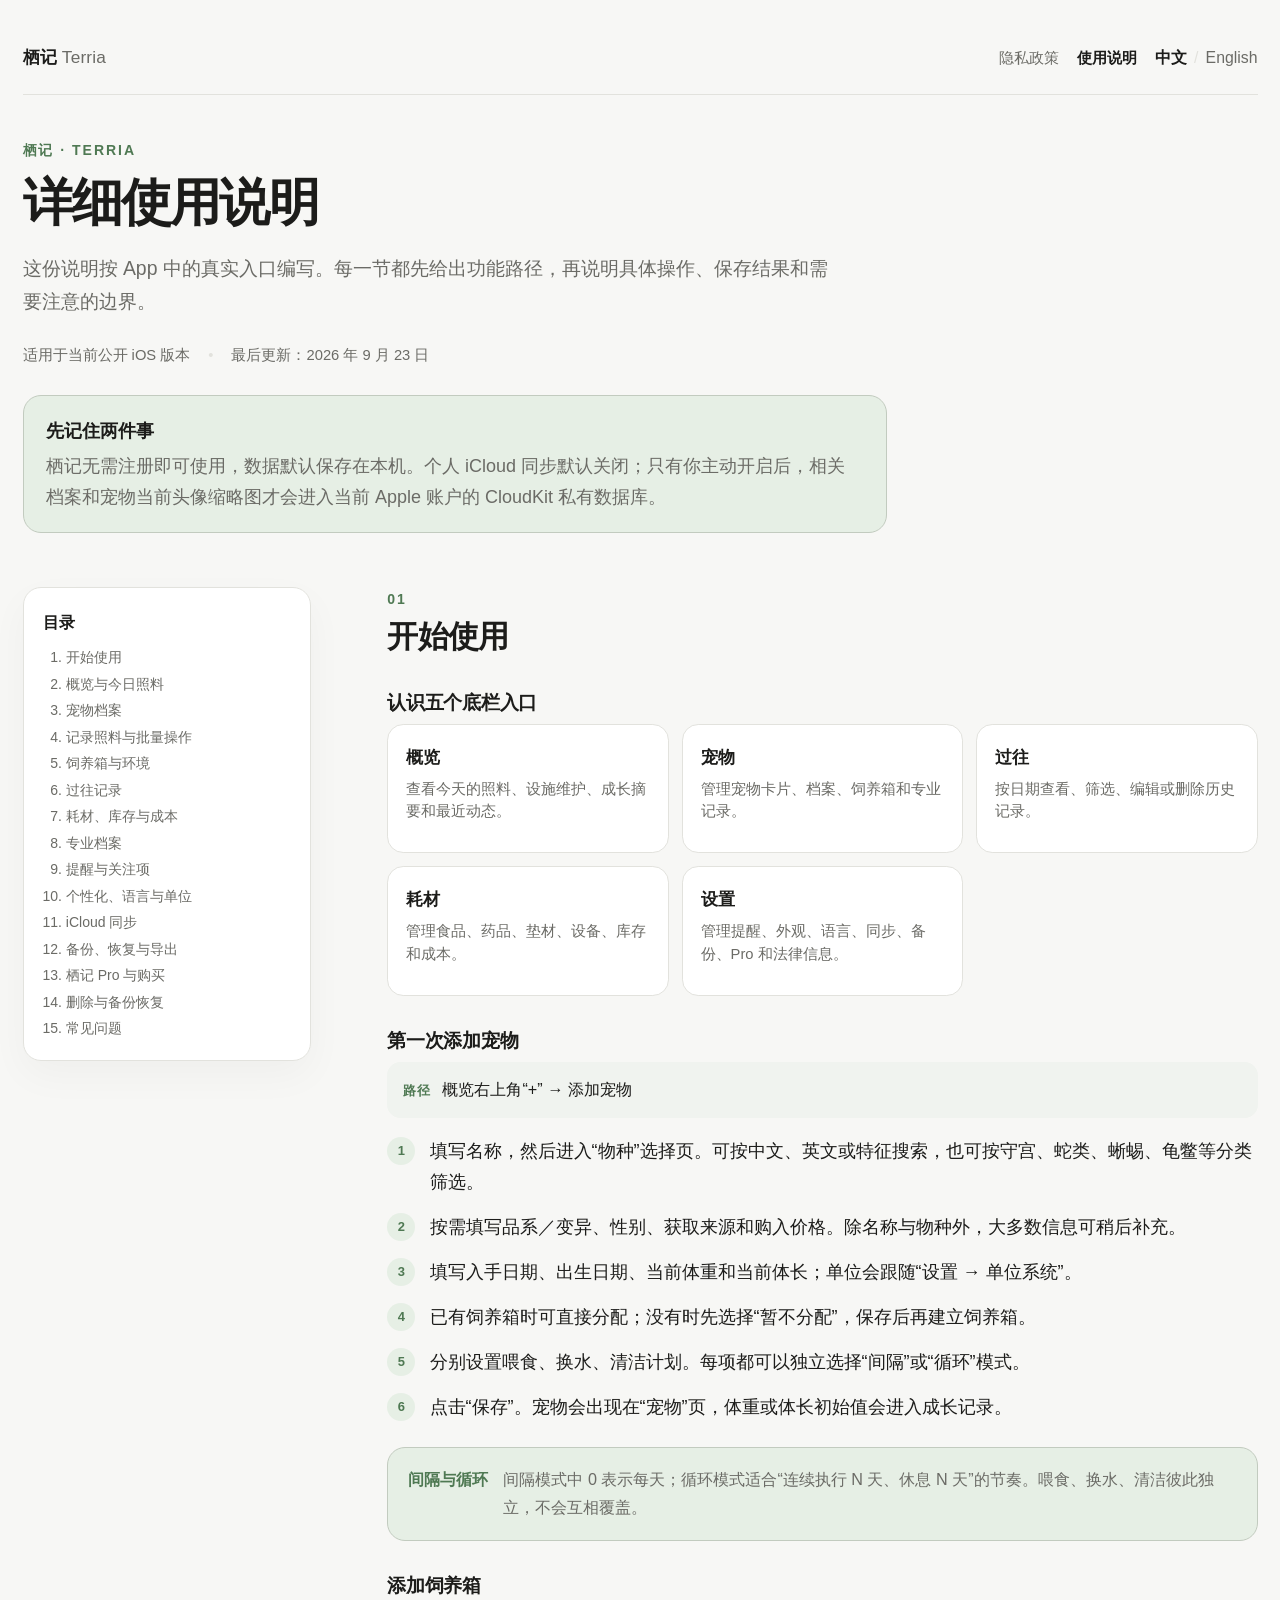
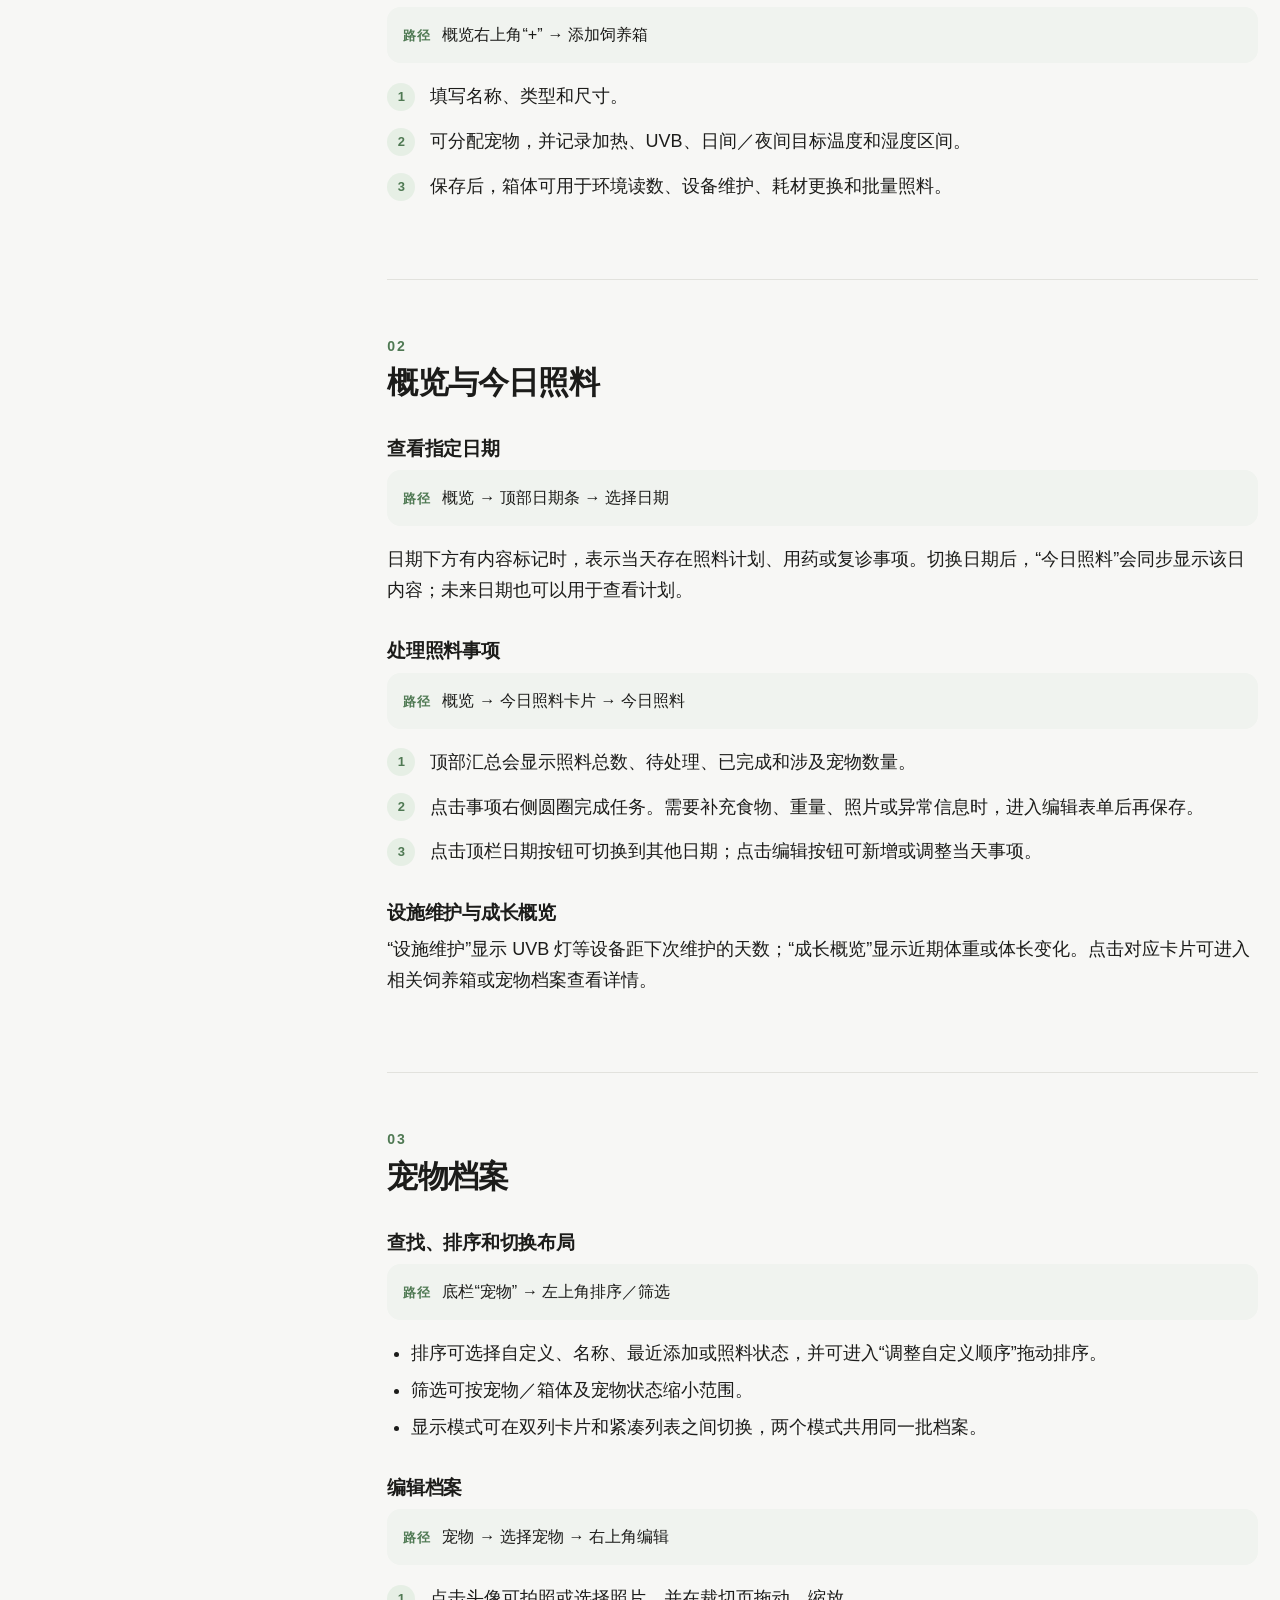
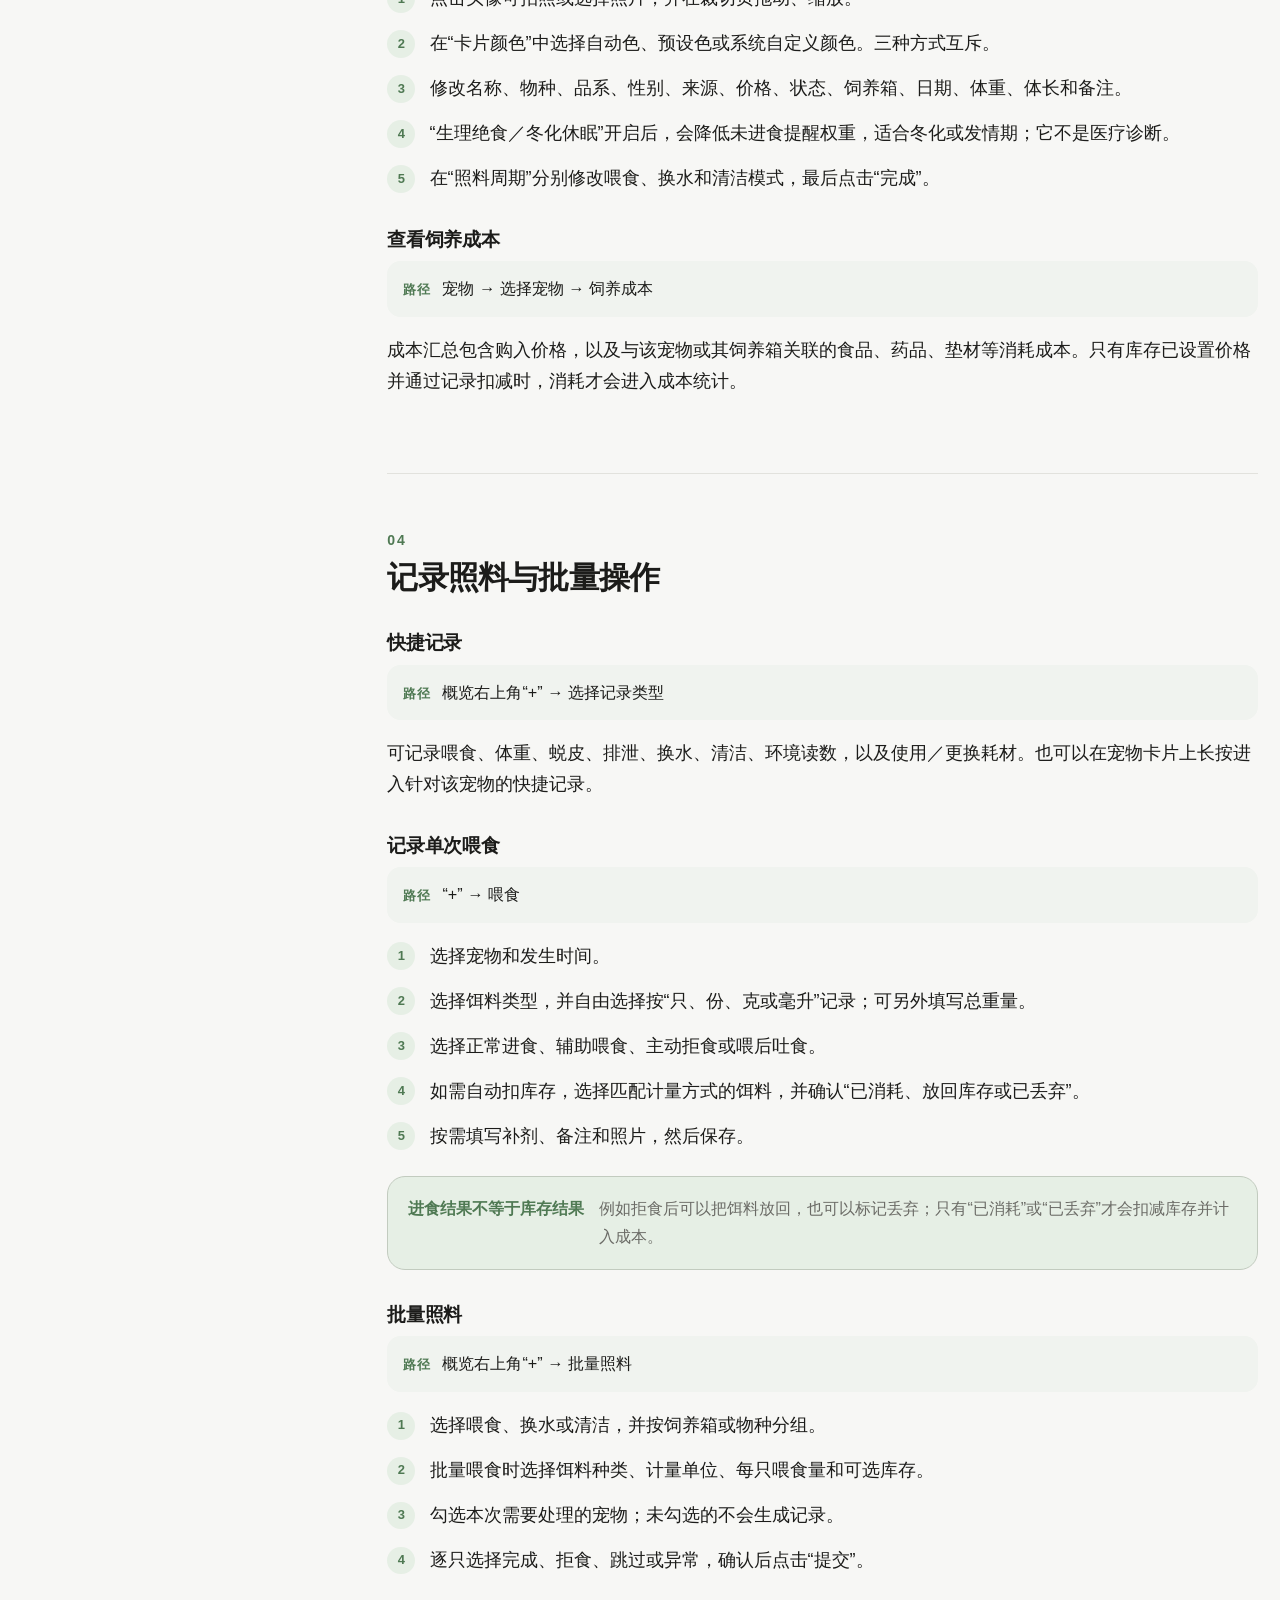
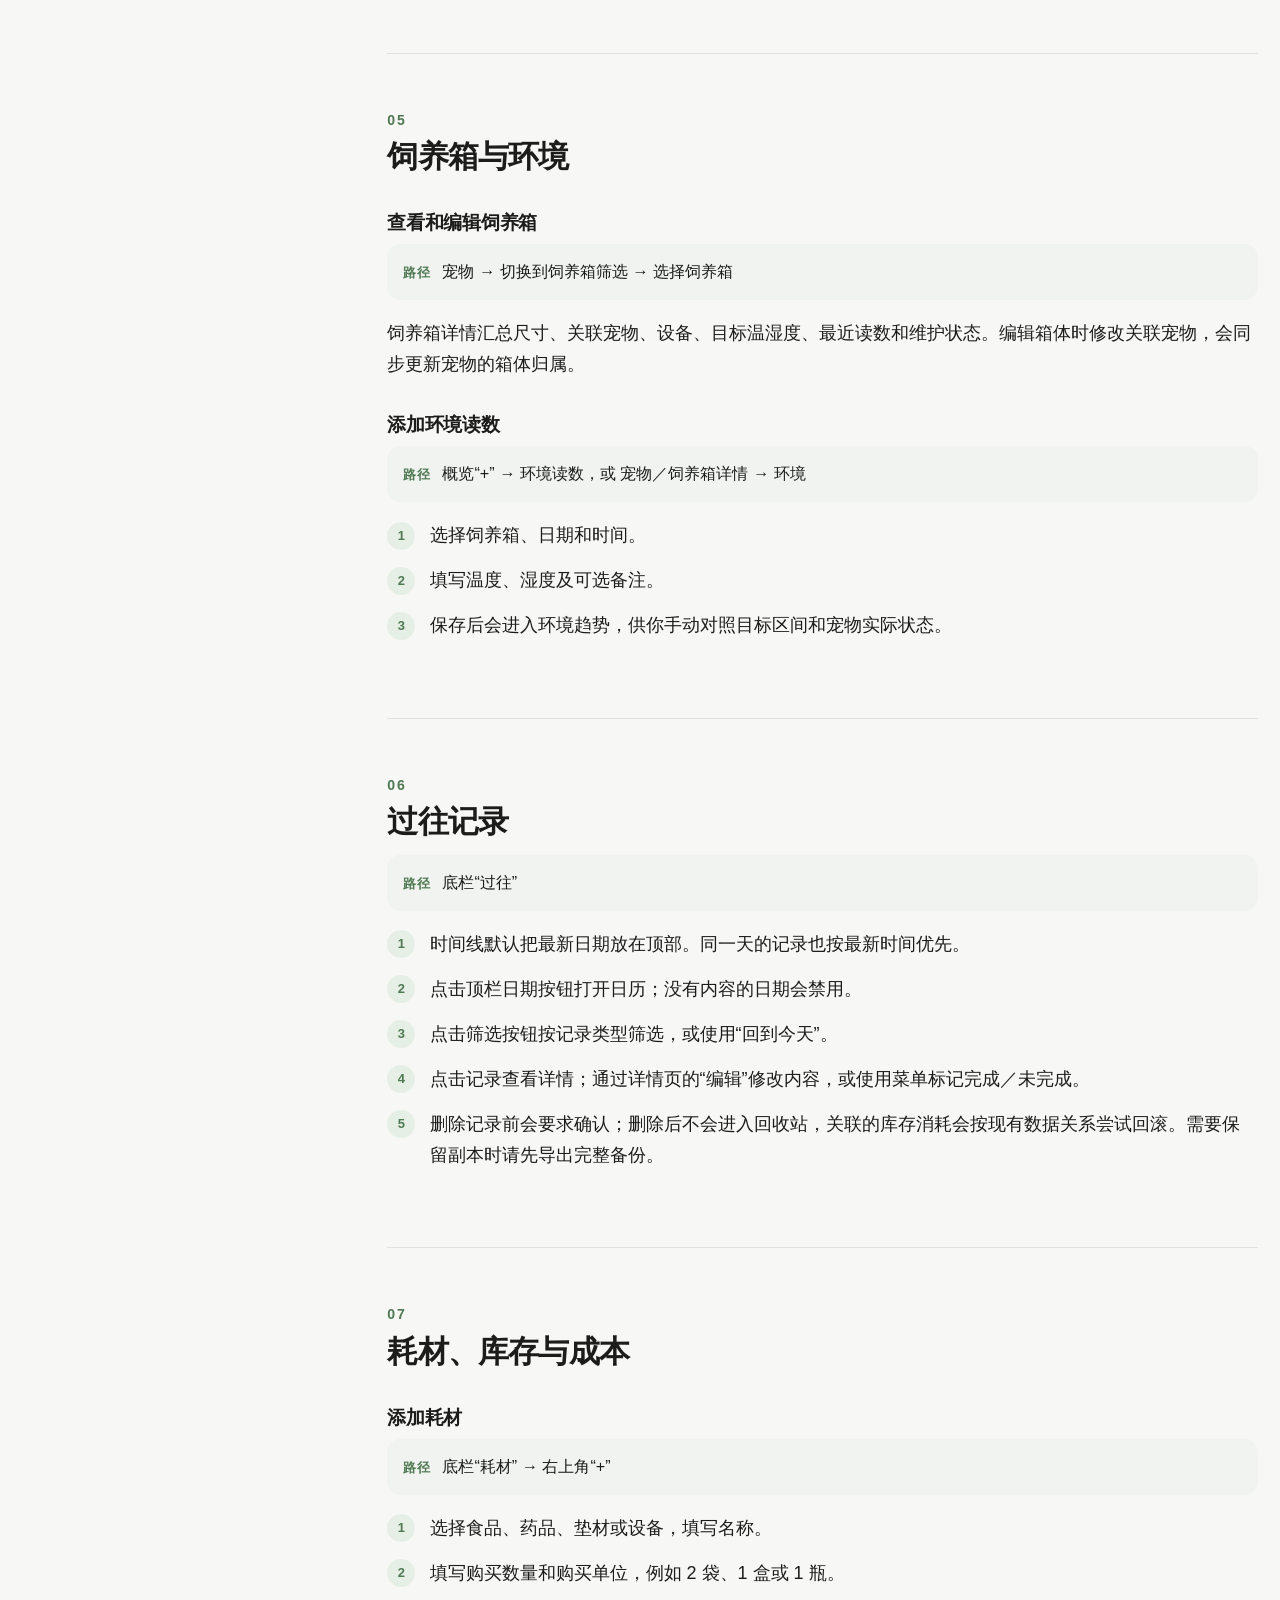
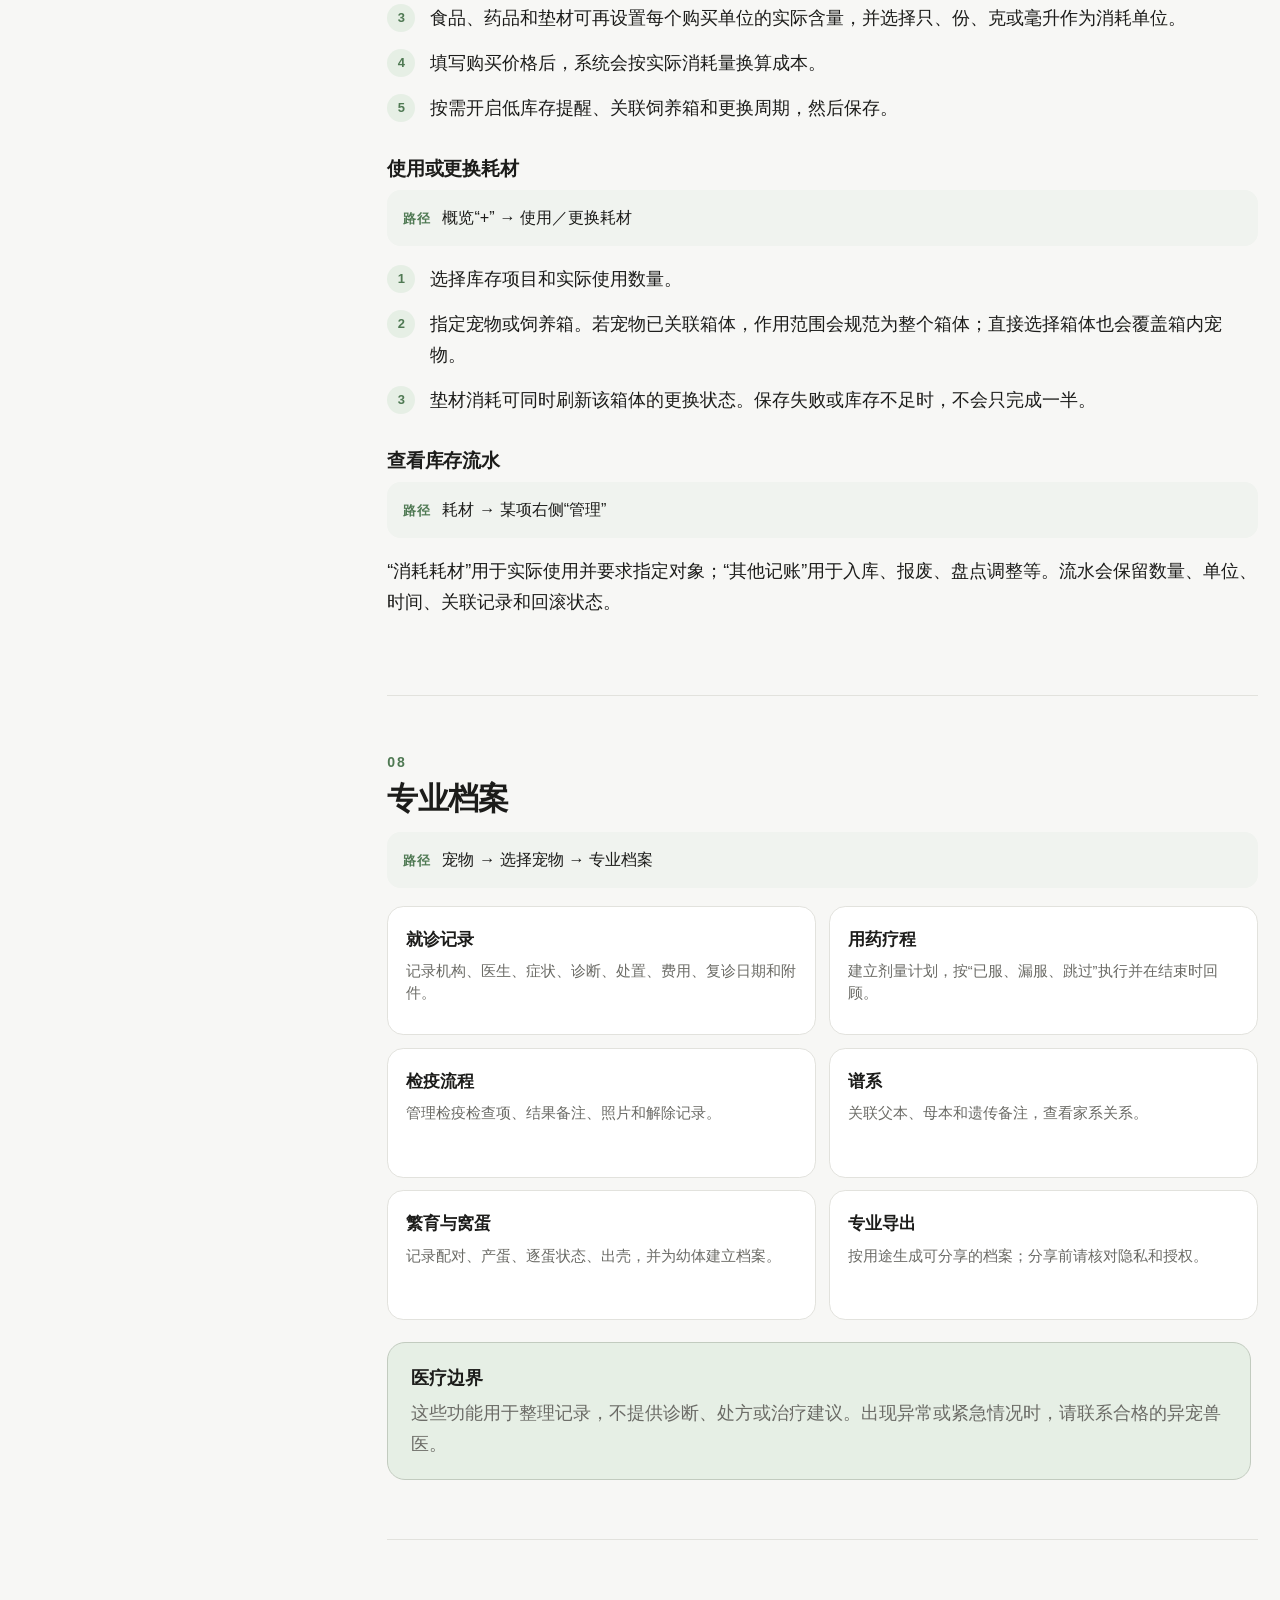
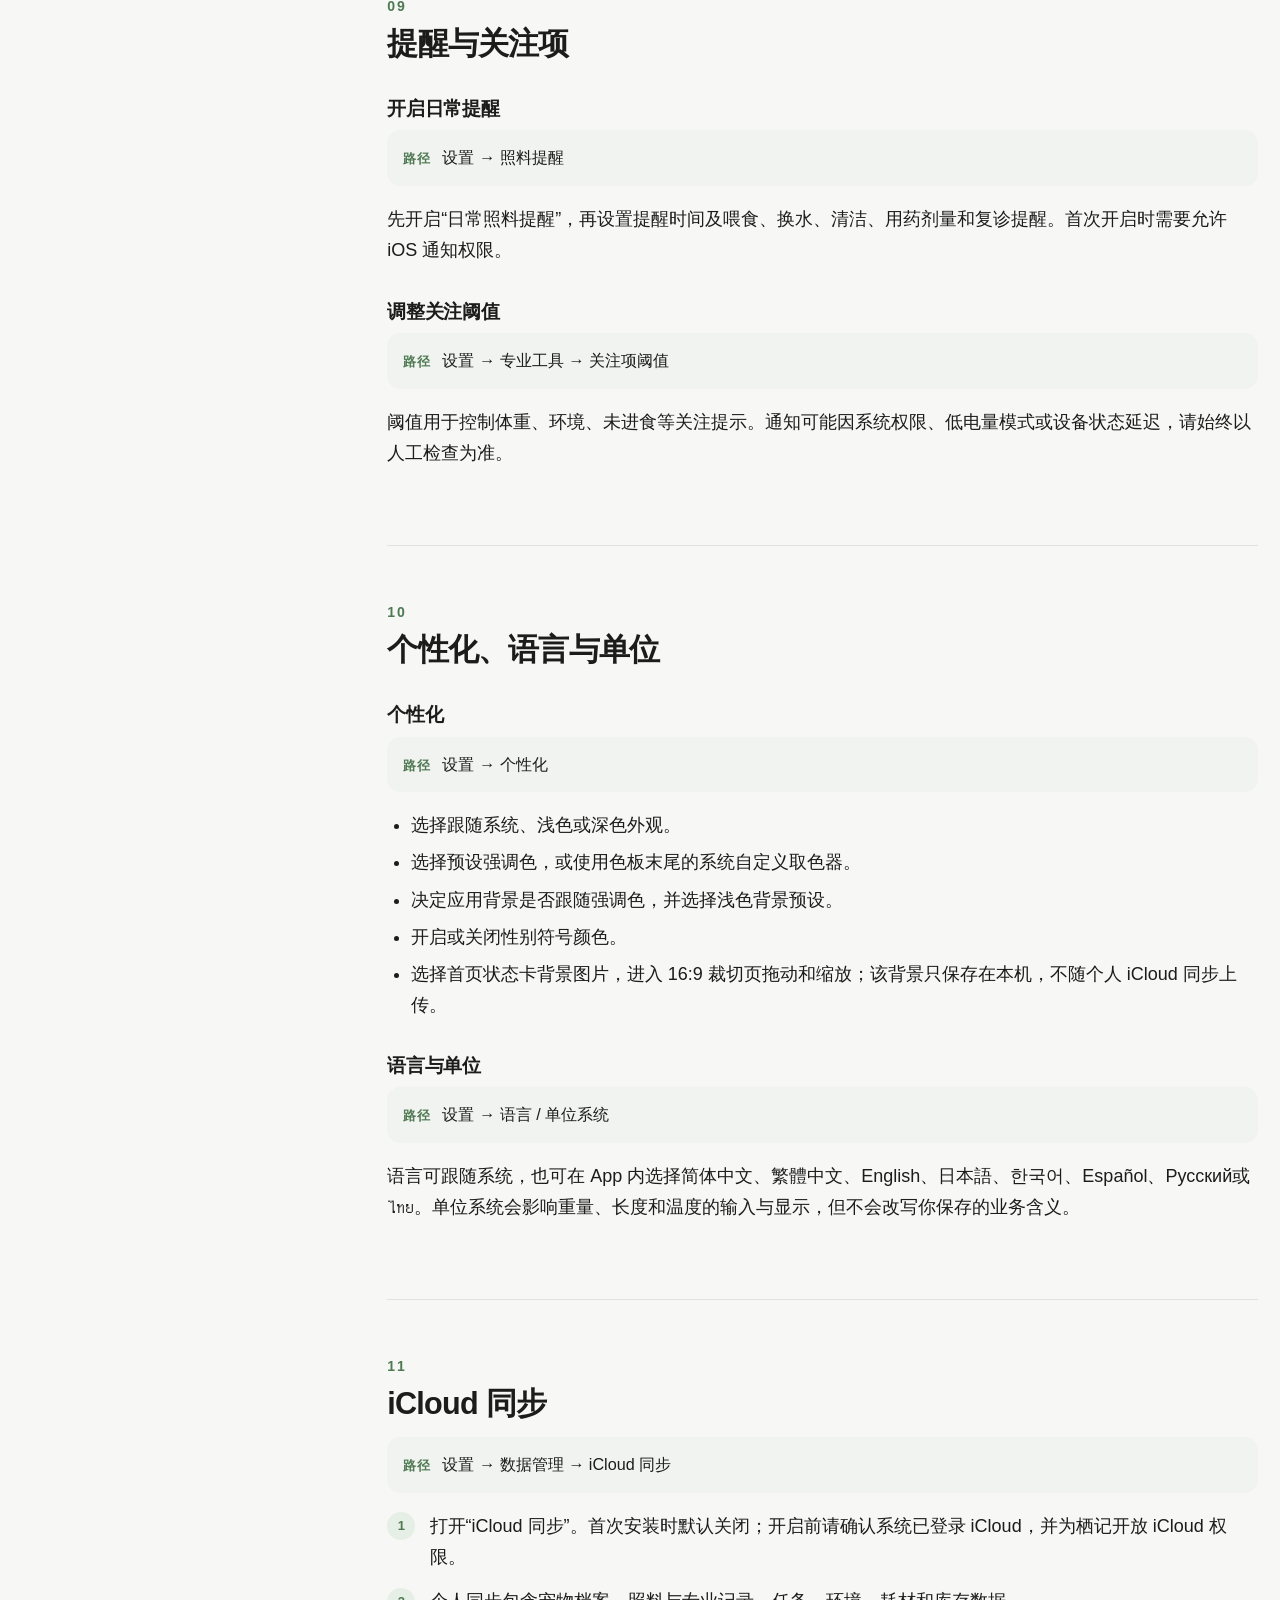
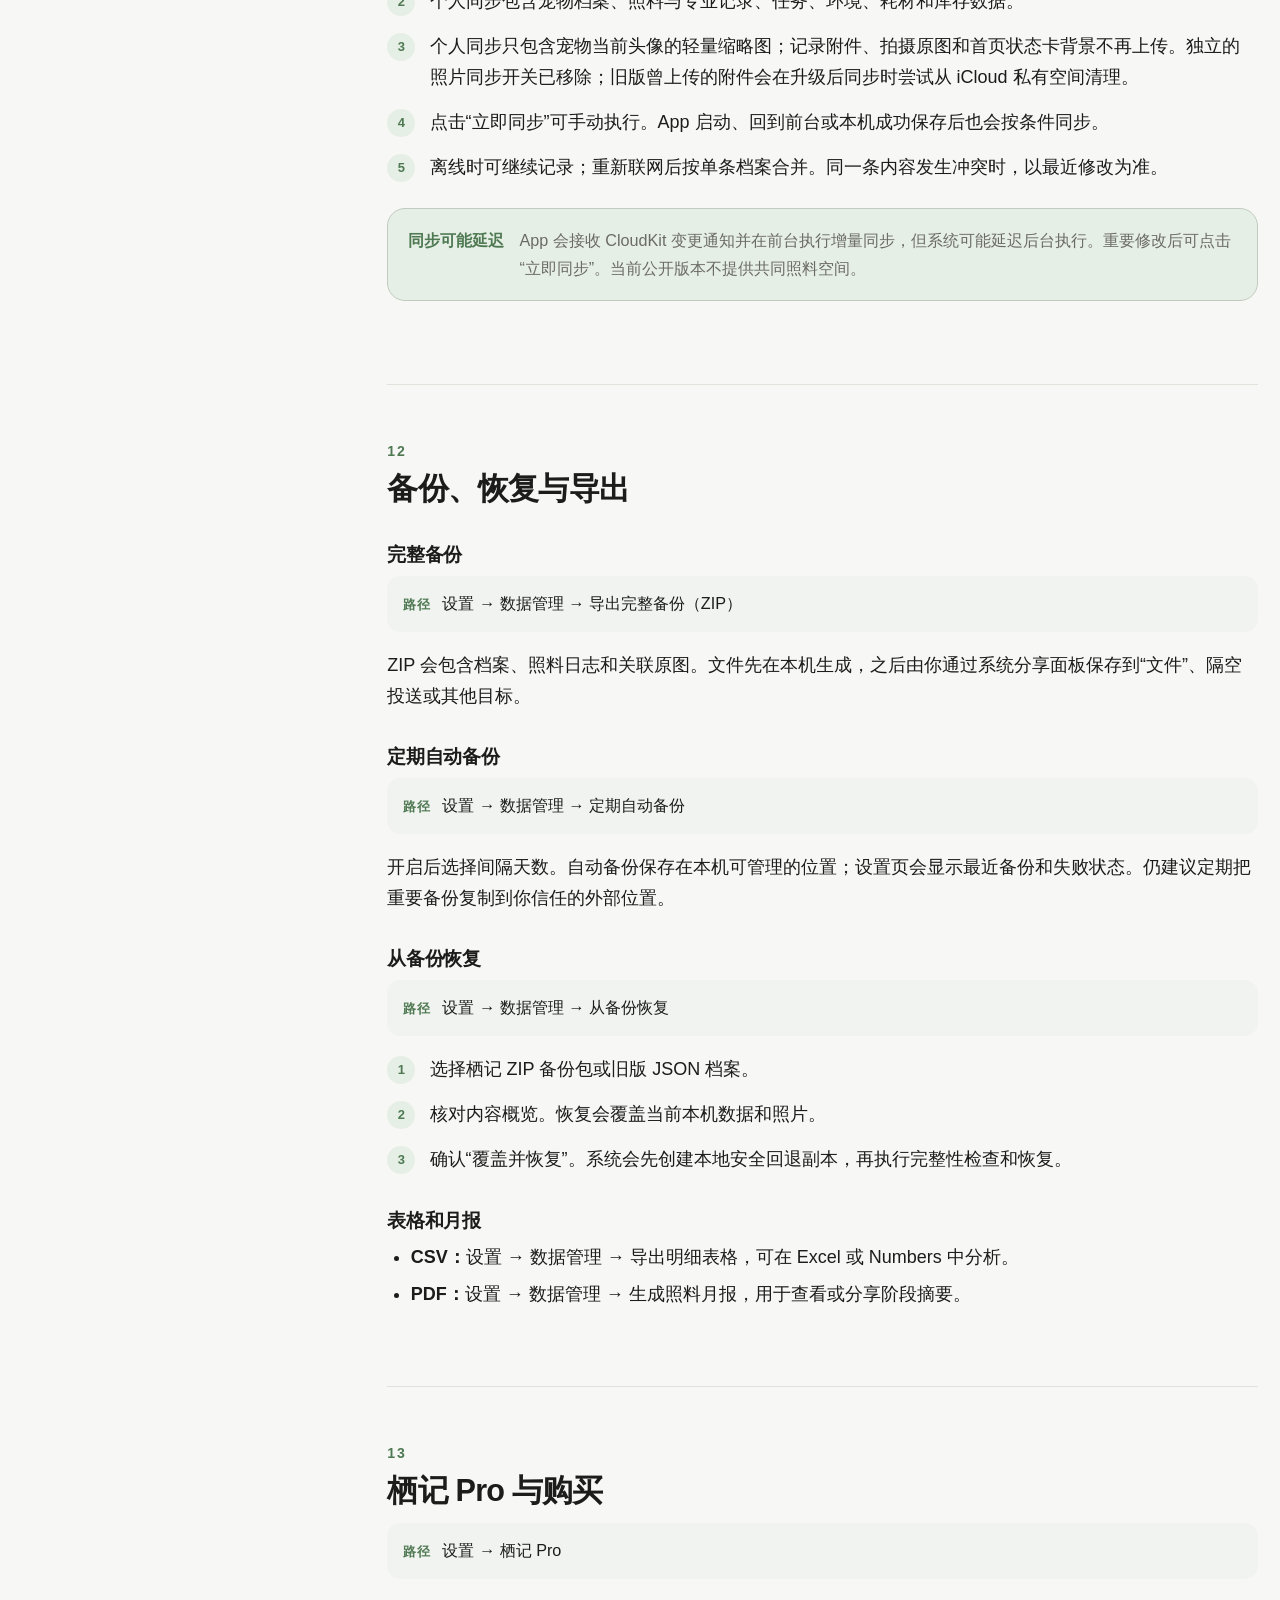
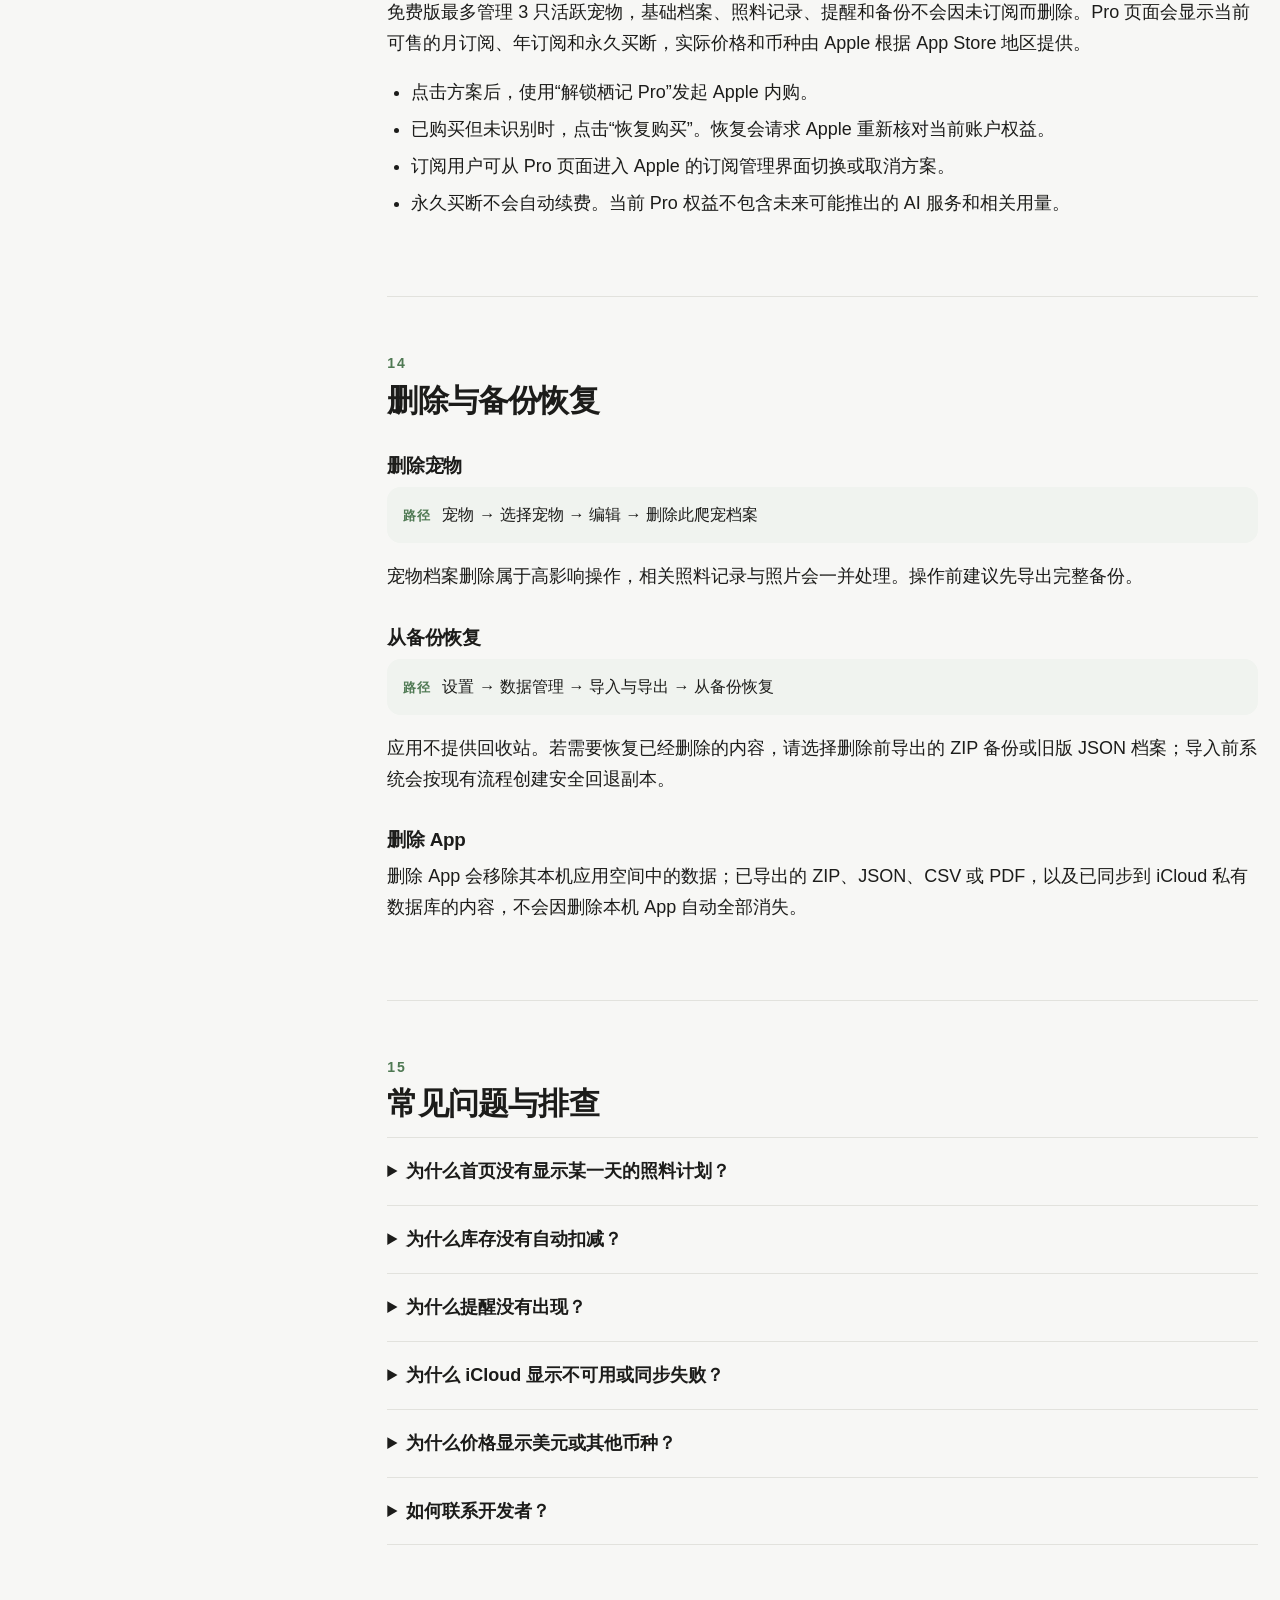
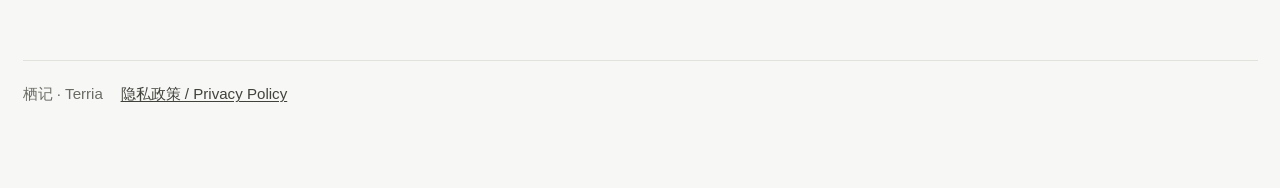
<file: guide.html>
<!doctype html>
<html lang="zh-CN">
<head>
  <meta charset="utf-8">
  <meta name="viewport" content="width=device-width, initial-scale=1">
  <meta name="color-scheme" content="light dark">
  <meta name="theme-color" content="#f7f7f5">
  <meta name="description" content="栖记 Terria 详细使用说明：按功能路径介绍宠物档案、照料记录、环境、耗材、专业档案、提醒、iCloud 与备份。">
  <link rel="canonical" href="https://hanchuan8.github.io/terria-privacy/guide.html">
  <title>栖记 Terria 使用说明</title>
  <link rel="stylesheet" href="./styles.css">
</head>
<body class="guide-page">
  <input class="language-control" type="radio" name="language" id="language-zh" checked>
  <input class="language-control" type="radio" name="language" id="language-en">

  <div class="page-shell guide-shell">
    <header class="site-header">
      <a class="brand" href="./" aria-label="栖记 Terria 首页">栖记 <span>Terria</span></a>
      <nav class="site-nav" aria-label="站点导航">
        <a href="./"><span class="nav-zh">隐私政策</span><span class="nav-en">Privacy</span></a>
        <a href="./guide.html" aria-current="page"><span class="nav-zh">使用说明</span><span class="nav-en">User Guide</span></a>
      </nav>
      <nav class="language-switch" aria-label="Language">
        <label for="language-zh">中文</label><span aria-hidden="true">/</span><label for="language-en">English</label>
      </nav>
    </header>

    <main class="guide-main">
      <article class="manual manual-zh" lang="zh-CN">
        <header class="manual-hero">
          <p class="manual-kicker">栖记 · Terria</p>
          <h1>详细使用说明</h1>
          <p class="manual-lead">这份说明按 App 中的真实入口编写。每一节都先给出功能路径，再说明具体操作、保存结果和需要注意的边界。</p>
          <div class="manual-meta">
            <span>适用于当前公开 iOS 版本</span>
            <span>最后更新：2026 年 9 月 23 日</span>
          </div>
          <div class="notice-card">
            <strong>先记住两件事</strong>
            <p>栖记无需注册即可使用，数据默认保存在本机。个人 iCloud 同步默认关闭；只有你主动开启后，相关档案和宠物当前头像缩略图才会进入当前 Apple 账户的 CloudKit 私有数据库。</p>
          </div>
        </header>

        <nav class="manual-toc" aria-label="使用说明目录">
          <strong>目录</strong>
          <ol>
            <li><a href="#start-zh">开始使用</a></li>
            <li><a href="#overview-zh">概览与今日照料</a></li>
            <li><a href="#pets-zh">宠物档案</a></li>
            <li><a href="#care-zh">记录照料与批量操作</a></li>
            <li><a href="#enclosure-zh">饲养箱与环境</a></li>
            <li><a href="#history-zh">过往记录</a></li>
            <li><a href="#inventory-zh">耗材、库存与成本</a></li>
            <li><a href="#professional-zh">专业档案</a></li>
            <li><a href="#reminders-zh">提醒与关注项</a></li>
            <li><a href="#appearance-zh">个性化、语言与单位</a></li>
            <li><a href="#icloud-zh">iCloud 同步</a></li>
            <li><a href="#backup-zh">备份、恢复与导出</a></li>
            <li><a href="#pro-zh">栖记 Pro 与购买</a></li>
            <li><a href="#delete-zh">删除与备份恢复</a></li>
            <li><a href="#help-zh">常见问题</a></li>
          </ol>
        </nav>

        <section id="start-zh" class="manual-section">
          <div class="section-number">01</div>
          <h2>开始使用</h2>
          <h3>认识五个底栏入口</h3>
          <div class="route-grid">
            <div><b>概览</b><span>查看今天的照料、设施维护、成长摘要和最近动态。</span></div>
            <div><b>宠物</b><span>管理宠物卡片、档案、饲养箱和专业记录。</span></div>
            <div><b>过往</b><span>按日期查看、筛选、编辑或删除历史记录。</span></div>
            <div><b>耗材</b><span>管理食品、药品、垫材、设备、库存和成本。</span></div>
            <div><b>设置</b><span>管理提醒、外观、语言、同步、备份、Pro 和法律信息。</span></div>
          </div>

          <h3>第一次添加宠物</h3>
          <p class="path"><span>路径</span>概览右上角“+” → 添加宠物</p>
          <ol class="steps">
            <li>填写名称，然后进入“物种”选择页。可按中文、英文或特征搜索，也可按守宫、蛇类、蜥蜴、龟鳖等分类筛选。</li>
            <li>按需填写品系／变异、性别、获取来源和购入价格。除名称与物种外，大多数信息可稍后补充。</li>
            <li>填写入手日期、出生日期、当前体重和当前体长；单位会跟随“设置 → 单位系统”。</li>
            <li>已有饲养箱时可直接分配；没有时先选择“暂不分配”，保存后再建立饲养箱。</li>
            <li>分别设置喂食、换水、清洁计划。每项都可以独立选择“间隔”或“循环”模式。</li>
            <li>点击“保存”。宠物会出现在“宠物”页，体重或体长初始值会进入成长记录。</li>
          </ol>
          <div class="tip"><b>间隔与循环</b><span>间隔模式中 0 表示每天；循环模式适合“连续执行 N 天、休息 N 天”的节奏。喂食、换水、清洁彼此独立，不会互相覆盖。</span></div>

          <h3>添加饲养箱</h3>
          <p class="path"><span>路径</span>概览右上角“+” → 添加饲养箱</p>
          <ol class="steps">
            <li>填写名称、类型和尺寸。</li>
            <li>可分配宠物，并记录加热、UVB、日间／夜间目标温度和湿度区间。</li>
            <li>保存后，箱体可用于环境读数、设备维护、耗材更换和批量照料。</li>
          </ol>
        </section>

        <section id="overview-zh" class="manual-section">
          <div class="section-number">02</div>
          <h2>概览与今日照料</h2>
          <h3>查看指定日期</h3>
          <p class="path"><span>路径</span>概览 → 顶部日期条 → 选择日期</p>
          <p>日期下方有内容标记时，表示当天存在照料计划、用药或复诊事项。切换日期后，“今日照料”会同步显示该日内容；未来日期也可以用于查看计划。</p>

          <h3>处理照料事项</h3>
          <p class="path"><span>路径</span>概览 → 今日照料卡片 → 今日照料</p>
          <ol class="steps">
            <li>顶部汇总会显示照料总数、待处理、已完成和涉及宠物数量。</li>
            <li>点击事项右侧圆圈完成任务。需要补充食物、重量、照片或异常信息时，进入编辑表单后再保存。</li>
            <li>点击顶栏日期按钮可切换到其他日期；点击编辑按钮可新增或调整当天事项。</li>
          </ol>

          <h3>设施维护与成长概览</h3>
          <p>“设施维护”显示 UVB 灯等设备距下次维护的天数；“成长概览”显示近期体重或体长变化。点击对应卡片可进入相关饲养箱或宠物档案查看详情。</p>
        </section>

        <section id="pets-zh" class="manual-section">
          <div class="section-number">03</div>
          <h2>宠物档案</h2>
          <h3>查找、排序和切换布局</h3>
          <p class="path"><span>路径</span>底栏“宠物” → 左上角排序／筛选</p>
          <ul>
            <li>排序可选择自定义、名称、最近添加或照料状态，并可进入“调整自定义顺序”拖动排序。</li>
            <li>筛选可按宠物／箱体及宠物状态缩小范围。</li>
            <li>显示模式可在双列卡片和紧凑列表之间切换，两个模式共用同一批档案。</li>
          </ul>

          <h3>编辑档案</h3>
          <p class="path"><span>路径</span>宠物 → 选择宠物 → 右上角编辑</p>
          <ol class="steps">
            <li>点击头像可拍照或选择照片，并在裁切页拖动、缩放。</li>
            <li>在“卡片颜色”中选择自动色、预设色或系统自定义颜色。三种方式互斥。</li>
            <li>修改名称、物种、品系、性别、来源、价格、状态、饲养箱、日期、体重、体长和备注。</li>
            <li>“生理绝食／冬化休眠”开启后，会降低未进食提醒权重，适合冬化或发情期；它不是医疗诊断。</li>
            <li>在“照料周期”分别修改喂食、换水和清洁模式，最后点击“完成”。</li>
          </ol>

          <h3>查看饲养成本</h3>
          <p class="path"><span>路径</span>宠物 → 选择宠物 → 饲养成本</p>
          <p>成本汇总包含购入价格，以及与该宠物或其饲养箱关联的食品、药品、垫材等消耗成本。只有库存已设置价格并通过记录扣减时，消耗才会进入成本统计。</p>
        </section>

        <section id="care-zh" class="manual-section">
          <div class="section-number">04</div>
          <h2>记录照料与批量操作</h2>
          <h3>快捷记录</h3>
          <p class="path"><span>路径</span>概览右上角“+” → 选择记录类型</p>
          <p>可记录喂食、体重、蜕皮、排泄、换水、清洁、环境读数，以及使用／更换耗材。也可以在宠物卡片上长按进入针对该宠物的快捷记录。</p>

          <h3>记录单次喂食</h3>
          <p class="path"><span>路径</span>“+” → 喂食</p>
          <ol class="steps">
            <li>选择宠物和发生时间。</li>
            <li>选择饵料类型，并自由选择按“只、份、克或毫升”记录；可另外填写总重量。</li>
            <li>选择正常进食、辅助喂食、主动拒食或喂后吐食。</li>
            <li>如需自动扣库存，选择匹配计量方式的饵料，并确认“已消耗、放回库存或已丢弃”。</li>
            <li>按需填写补剂、备注和照片，然后保存。</li>
          </ol>
          <div class="tip"><b>进食结果不等于库存结果</b><span>例如拒食后可以把饵料放回，也可以标记丢弃；只有“已消耗”或“已丢弃”才会扣减库存并计入成本。</span></div>

          <h3>批量照料</h3>
          <p class="path"><span>路径</span>概览右上角“+” → 批量照料</p>
          <ol class="steps">
            <li>选择喂食、换水或清洁，并按饲养箱或物种分组。</li>
            <li>批量喂食时选择饵料种类、计量单位、每只喂食量和可选库存。</li>
            <li>勾选本次需要处理的宠物；未勾选的不会生成记录。</li>
            <li>逐只选择完成、拒食、跳过或异常，确认后点击“提交”。</li>
          </ol>
        </section>

        <section id="enclosure-zh" class="manual-section">
          <div class="section-number">05</div>
          <h2>饲养箱与环境</h2>
          <h3>查看和编辑饲养箱</h3>
          <p class="path"><span>路径</span>宠物 → 切换到饲养箱筛选 → 选择饲养箱</p>
          <p>饲养箱详情汇总尺寸、关联宠物、设备、目标温湿度、最近读数和维护状态。编辑箱体时修改关联宠物，会同步更新宠物的箱体归属。</p>

          <h3>添加环境读数</h3>
          <p class="path"><span>路径</span>概览“+” → 环境读数，或 宠物／饲养箱详情 → 环境</p>
          <ol class="steps">
            <li>选择饲养箱、日期和时间。</li>
            <li>填写温度、湿度及可选备注。</li>
            <li>保存后会进入环境趋势，供你手动对照目标区间和宠物实际状态。</li>
          </ol>

        </section>

        <section id="history-zh" class="manual-section">
          <div class="section-number">06</div>
          <h2>过往记录</h2>
          <p class="path"><span>路径</span>底栏“过往”</p>
          <ol class="steps">
            <li>时间线默认把最新日期放在顶部。同一天的记录也按最新时间优先。</li>
            <li>点击顶栏日期按钮打开日历；没有内容的日期会禁用。</li>
            <li>点击筛选按钮按记录类型筛选，或使用“回到今天”。</li>
            <li>点击记录查看详情；通过详情页的“编辑”修改内容，或使用菜单标记完成／未完成。</li>
            <li>删除记录前会要求确认；删除后不会进入回收站，关联的库存消耗会按现有数据关系尝试回滚。需要保留副本时请先导出完整备份。</li>
          </ol>
        </section>

        <section id="inventory-zh" class="manual-section">
          <div class="section-number">07</div>
          <h2>耗材、库存与成本</h2>
          <h3>添加耗材</h3>
          <p class="path"><span>路径</span>底栏“耗材” → 右上角“+”</p>
          <ol class="steps">
            <li>选择食品、药品、垫材或设备，填写名称。</li>
            <li>填写购买数量和购买单位，例如 2 袋、1 盒或 1 瓶。</li>
            <li>食品、药品和垫材可再设置每个购买单位的实际含量，并选择只、份、克或毫升作为消耗单位。</li>
            <li>填写购买价格后，系统会按实际消耗量换算成本。</li>
            <li>按需开启低库存提醒、关联饲养箱和更换周期，然后保存。</li>
          </ol>

          <h3>使用或更换耗材</h3>
          <p class="path"><span>路径</span>概览“+” → 使用／更换耗材</p>
          <ol class="steps">
            <li>选择库存项目和实际使用数量。</li>
            <li>指定宠物或饲养箱。若宠物已关联箱体，作用范围会规范为整个箱体；直接选择箱体也会覆盖箱内宠物。</li>
            <li>垫材消耗可同时刷新该箱体的更换状态。保存失败或库存不足时，不会只完成一半。</li>
          </ol>

          <h3>查看库存流水</h3>
          <p class="path"><span>路径</span>耗材 → 某项右侧“管理”</p>
          <p>“消耗耗材”用于实际使用并要求指定对象；“其他记账”用于入库、报废、盘点调整等。流水会保留数量、单位、时间、关联记录和回滚状态。</p>
        </section>

        <section id="professional-zh" class="manual-section">
          <div class="section-number">08</div>
          <h2>专业档案</h2>
          <p class="path"><span>路径</span>宠物 → 选择宠物 → 专业档案</p>
          <div class="route-grid two-column">
            <div><b>就诊记录</b><span>记录机构、医生、症状、诊断、处置、费用、复诊日期和附件。</span></div>
            <div><b>用药疗程</b><span>建立剂量计划，按“已服、漏服、跳过”执行并在结束时回顾。</span></div>
            <div><b>检疫流程</b><span>管理检疫检查项、结果备注、照片和解除记录。</span></div>
            <div><b>谱系</b><span>关联父本、母本和遗传备注，查看家系关系。</span></div>
            <div><b>繁育与窝蛋</b><span>记录配对、产蛋、逐蛋状态、出壳，并为幼体建立档案。</span></div>
            <div><b>专业导出</b><span>按用途生成可分享的档案；分享前请核对隐私和授权。</span></div>
          </div>
          <div class="notice-card compact">
            <strong>医疗边界</strong>
            <p>这些功能用于整理记录，不提供诊断、处方或治疗建议。出现异常或紧急情况时，请联系合格的异宠兽医。</p>
          </div>
        </section>

        <section id="reminders-zh" class="manual-section">
          <div class="section-number">09</div>
          <h2>提醒与关注项</h2>
          <h3>开启日常提醒</h3>
          <p class="path"><span>路径</span>设置 → 照料提醒</p>
          <p>先开启“日常照料提醒”，再设置提醒时间及喂食、换水、清洁、用药剂量和复诊提醒。首次开启时需要允许 iOS 通知权限。</p>

          <h3>调整关注阈值</h3>
          <p class="path"><span>路径</span>设置 → 专业工具 → 关注项阈值</p>
          <p>阈值用于控制体重、环境、未进食等关注提示。通知可能因系统权限、低电量模式或设备状态延迟，请始终以人工检查为准。</p>
        </section>

        <section id="appearance-zh" class="manual-section">
          <div class="section-number">10</div>
          <h2>个性化、语言与单位</h2>
          <h3>个性化</h3>
          <p class="path"><span>路径</span>设置 → 个性化</p>
          <ul>
            <li>选择跟随系统、浅色或深色外观。</li>
            <li>选择预设强调色，或使用色板末尾的系统自定义取色器。</li>
            <li>决定应用背景是否跟随强调色，并选择浅色背景预设。</li>
            <li>开启或关闭性别符号颜色。</li>
            <li>选择首页状态卡背景图片，进入 16:9 裁切页拖动和缩放；该背景只保存在本机，不随个人 iCloud 同步上传。</li>
          </ul>

          <h3>语言与单位</h3>
          <p class="path"><span>路径</span>设置 → 语言 / 单位系统</p>
          <p>语言可跟随系统，也可在 App 内选择简体中文、繁體中文、English、日本語、한국어、Español、Русский或ไทย。单位系统会影响重量、长度和温度的输入与显示，但不会改写你保存的业务含义。</p>
        </section>

        <section id="icloud-zh" class="manual-section">
          <div class="section-number">11</div>
          <h2>iCloud 同步</h2>
          <p class="path"><span>路径</span>设置 → 数据管理 → iCloud 同步</p>
          <ol class="steps">
            <li>打开“iCloud 同步”。首次安装时默认关闭；开启前请确认系统已登录 iCloud，并为栖记开放 iCloud 权限。</li>
            <li>个人同步包含宠物档案、照料与专业记录、任务、环境、耗材和库存数据。</li>
            <li>个人同步只包含宠物当前头像的轻量缩略图；记录附件、拍摄原图和首页状态卡背景不再上传。独立的照片同步开关已移除；旧版曾上传的附件会在升级后同步时尝试从 iCloud 私有空间清理。</li>
            <li>点击“立即同步”可手动执行。App 启动、回到前台或本机成功保存后也会按条件同步。</li>
            <li>离线时可继续记录；重新联网后按单条档案合并。同一条内容发生冲突时，以最近修改为准。</li>
          </ol>
          <div class="tip"><b>同步可能延迟</b><span>App 会接收 CloudKit 变更通知并在前台执行增量同步，但系统可能延迟后台执行。重要修改后可点击“立即同步”。当前公开版本不提供共同照料空间。</span></div>
        </section>

        <section id="backup-zh" class="manual-section">
          <div class="section-number">12</div>
          <h2>备份、恢复与导出</h2>
          <h3>完整备份</h3>
          <p class="path"><span>路径</span>设置 → 数据管理 → 导出完整备份（ZIP）</p>
          <p>ZIP 会包含档案、照料日志和关联原图。文件先在本机生成，之后由你通过系统分享面板保存到“文件”、隔空投送或其他目标。</p>

          <h3>定期自动备份</h3>
          <p class="path"><span>路径</span>设置 → 数据管理 → 定期自动备份</p>
          <p>开启后选择间隔天数。自动备份保存在本机可管理的位置；设置页会显示最近备份和失败状态。仍建议定期把重要备份复制到你信任的外部位置。</p>

          <h3>从备份恢复</h3>
          <p class="path"><span>路径</span>设置 → 数据管理 → 从备份恢复</p>
          <ol class="steps">
            <li>选择栖记 ZIP 备份包或旧版 JSON 档案。</li>
            <li>核对内容概览。恢复会覆盖当前本机数据和照片。</li>
            <li>确认“覆盖并恢复”。系统会先创建本地安全回退副本，再执行完整性检查和恢复。</li>
          </ol>

          <h3>表格和月报</h3>
          <ul>
            <li><b>CSV：</b>设置 → 数据管理 → 导出明细表格，可在 Excel 或 Numbers 中分析。</li>
            <li><b>PDF：</b>设置 → 数据管理 → 生成照料月报，用于查看或分享阶段摘要。</li>
          </ul>
        </section>

        <section id="pro-zh" class="manual-section">
          <div class="section-number">13</div>
          <h2>栖记 Pro 与购买</h2>
          <p class="path"><span>路径</span>设置 → 栖记 Pro</p>
          <p>免费版最多管理 3 只活跃宠物，基础档案、照料记录、提醒和备份不会因未订阅而删除。Pro 页面会显示当前可售的月订阅、年订阅和永久买断，实际价格和币种由 Apple 根据 App Store 地区提供。</p>
          <ul>
            <li>点击方案后，使用“解锁栖记 Pro”发起 Apple 内购。</li>
            <li>已购买但未识别时，点击“恢复购买”。恢复会请求 Apple 重新核对当前账户权益。</li>
            <li>订阅用户可从 Pro 页面进入 Apple 的订阅管理界面切换或取消方案。</li>
            <li>永久买断不会自动续费。当前 Pro 权益不包含未来可能推出的 AI 服务和相关用量。</li>
          </ul>
        </section>

        <section id="delete-zh" class="manual-section">
          <div class="section-number">14</div>
          <h2>删除与备份恢复</h2>
          <h3>删除宠物</h3>
          <p class="path"><span>路径</span>宠物 → 选择宠物 → 编辑 → 删除此爬宠档案</p>
          <p>宠物档案删除属于高影响操作，相关照料记录与照片会一并处理。操作前建议先导出完整备份。</p>

          <h3>从备份恢复</h3>
          <p class="path"><span>路径</span>设置 → 数据管理 → 导入与导出 → 从备份恢复</p>
          <p>应用不提供回收站。若需要恢复已经删除的内容，请选择删除前导出的 ZIP 备份或旧版 JSON 档案；导入前系统会按现有流程创建安全回退副本。</p>

          <h3>删除 App</h3>
          <p>删除 App 会移除其本机应用空间中的数据；已导出的 ZIP、JSON、CSV 或 PDF，以及已同步到 iCloud 私有数据库的内容，不会因删除本机 App 自动全部消失。</p>
        </section>

        <section id="help-zh" class="manual-section">
          <div class="section-number">15</div>
          <h2>常见问题与排查</h2>
          <details>
            <summary>为什么首页没有显示某一天的照料计划？</summary>
            <p>先确认概览顶部选中的日期，再进入宠物“编辑 → 照料周期”检查该项目的间隔／循环和周期开始日期。临时调整可在“宠物详情 → 照料计划 → 添加临时调整”中查看。</p>
          </details>
          <details>
            <summary>为什么库存没有自动扣减？</summary>
            <p>检查库存是否启用了实际消耗单位、喂食记录使用的单位是否匹配，以及记录中是否选择了库存项目和“已消耗／已丢弃”。“放回库存”不会扣减。</p>
          </details>
          <details>
            <summary>为什么提醒没有出现？</summary>
            <p>检查“设置 → 照料提醒”总开关和分类开关，再到 iOS“设置 → 通知 → 栖记”确认权限。系统仍可能延迟通知，请不要把通知作为唯一照护依据。</p>
          </details>
          <details>
            <summary>为什么 iCloud 显示不可用或同步失败？</summary>
            <p>确认系统已登录 iCloud、iCloud Drive 可用、网络正常，并在同步页点击“立即同步”。关闭同步不会删除本机数据。持续失败时先导出完整备份，再联系开发者并提供不含私人档案的错误文字。</p>
          </details>
          <details>
            <summary>为什么价格显示美元或其他币种？</summary>
            <p>内购价格由 Apple 按当前 App Store 商店地区返回，与 App 语言或系统地区不一定相同。请检查“设置 → Apple 账户 → 媒体与购买项目”的商店地区。</p>
          </details>
          <details>
            <summary>如何联系开发者？</summary>
            <p>路径为“设置 → 关于 栖记 · Terria → 联系开发者”，会打开邮件并发送至开发者邮箱。也可使用本网站的 <a href="https://github.com/hanchuan8/terria-privacy/issues" target="_blank" rel="noopener noreferrer">GitHub Issues</a>，但请勿公开上传照片、备份或个人信息。</p>
          </details>
        </section>
      </article>

      <article class="manual manual-en" lang="en">
        <header class="manual-hero">
          <p class="manual-kicker">Terria</p>
          <h1>Detailed User Guide</h1>
          <p class="manual-lead">This guide follows the actual navigation in the app. Each section starts with a feature path, then explains the steps, saved result, and important limitations.</p>
          <div class="manual-meta">
            <span>For the current public iOS release</span>
            <span>Last updated: September 23, 2026</span>
          </div>
          <div class="notice-card">
            <strong>Two things to know first</strong>
            <p>You can use Terria without an account. Data stays on the device by default. Personal iCloud Sync is off by default; profiles and current pet-avatar thumbnails enter the current Apple Account’s private CloudKit database only if you enable it.</p>
          </div>
        </header>

        <nav class="manual-toc" aria-label="User guide contents">
          <strong>Contents</strong>
          <ol>
            <li><a href="#start-en">Getting started</a></li>
            <li><a href="#overview-en">Overview and daily care</a></li>
            <li><a href="#pets-en">Pet profiles</a></li>
            <li><a href="#care-en">Care records and batch actions</a></li>
            <li><a href="#enclosure-en">Enclosures and environment</a></li>
            <li><a href="#history-en">History</a></li>
            <li><a href="#inventory-en">Supplies, inventory, and cost</a></li>
            <li><a href="#professional-en">Professional records</a></li>
            <li><a href="#reminders-en">Reminders and attention items</a></li>
            <li><a href="#appearance-en">Personalization, language, and units</a></li>
            <li><a href="#icloud-en">iCloud Sync</a></li>
            <li><a href="#backup-en">Backup, restore, and export</a></li>
            <li><a href="#pro-en">Terria Pro and purchases</a></li>
            <li><a href="#delete-en">Deletion and backup recovery</a></li>
            <li><a href="#help-en">Troubleshooting</a></li>
          </ol>
        </nav>

        <section id="start-en" class="manual-section">
          <div class="section-number">01</div>
          <h2>Getting started</h2>
          <h3>The five tabs</h3>
          <div class="route-grid">
            <div><b>Overview</b><span>Today’s care, maintenance, growth summary, and recent activity.</span></div>
            <div><b>Pets</b><span>Pet profiles, cards, enclosures, and professional records.</span></div>
            <div><b>History</b><span>Browse, filter, edit, or delete records by date.</span></div>
            <div><b>Supplies</b><span>Food, medication, substrate, equipment, inventory, and cost.</span></div>
            <div><b>Settings</b><span>Reminders, appearance, language, sync, backups, Pro, and legal information.</span></div>
          </div>
          <h3>Add your first pet</h3>
          <p class="path"><span>Path</span>Overview “+” → Add Pet</p>
          <ol class="steps">
            <li>Enter a name and select a species. Search by Chinese name, English name, or trait, or filter by category.</li>
            <li>Optionally enter morph, sex, source, and purchase price.</li>
            <li>Add acquired date, birth date, current weight, and current length. Units follow Settings → Unit System.</li>
            <li>Assign an existing enclosure or choose Not Assigned and create one later.</li>
            <li>Configure feeding, water-change, and cleaning schedules independently in interval or cycle mode.</li>
            <li>Tap Save. Initial weight and length values also become growth records.</li>
          </ol>
          <div class="tip"><b>Interval vs. cycle</b><span>In interval mode, 0 means every day. Cycle mode repeats active days followed by rest days. Feeding, water, and cleaning never overwrite one another.</span></div>
          <h3>Add an enclosure</h3>
          <p class="path"><span>Path</span>Overview “+” → Add Enclosure</p>
          <ol class="steps">
            <li>Enter its name, type, and dimensions.</li>
            <li>Optionally assign a pet and configure heating, UVB, and day/night temperature and humidity targets.</li>
            <li>Save it for environment readings, maintenance, supply replacement, and grouped care.</li>
          </ol>
        </section>

        <section id="overview-en" class="manual-section">
          <div class="section-number">02</div>
          <h2>Overview and daily care</h2>
          <h3>View another date</h3>
          <p class="path"><span>Path</span>Overview → date strip → select a date</p>
          <p>A content marker means that date contains care, medication, or follow-up items. Selecting a date refreshes the care card, including future plans.</p>
          <h3>Complete care items</h3>
          <p class="path"><span>Path</span>Overview → care card → Daily Care</p>
          <ol class="steps">
            <li>The summary shows total, pending, completed, and affected pets.</li>
            <li>Tap the circle to complete a simple item. Open the form first when you need food, amount, photos, or an exception.</li>
            <li>Use the date button for another day and the edit button to add or adjust items.</li>
          </ol>
          <h3>Maintenance and growth</h3>
          <p>Maintenance shows days until equipment service, such as UVB replacement. Growth highlights recent weight or length changes. Tap a card to open the related enclosure or pet.</p>
        </section>

        <section id="pets-en" class="manual-section">
          <div class="section-number">03</div>
          <h2>Pet profiles</h2>
          <h3>Find and arrange pets</h3>
          <p class="path"><span>Path</span>Pets → top-left Sort / Filter</p>
          <ul>
            <li>Sort by custom order, name, date added, or care status. Adjust Custom Order lets you drag every pet into place.</li>
            <li>Filter by pets/enclosures and status.</li>
            <li>Switch between two-column cards and a compact list without changing the stored profiles.</li>
          </ul>
          <h3>Edit a profile</h3>
          <p class="path"><span>Path</span>Pets → choose a pet → Edit</p>
          <ol class="steps">
            <li>Tap the portrait to take or choose a photo, then drag and zoom in the crop screen.</li>
            <li>Choose automatic, preset, or custom card color. The three choices are mutually exclusive.</li>
            <li>Edit identity, source, purchase, status, enclosure, dates, measurements, and notes.</li>
            <li>Physiological Fasting / Brumation lowers the weight of missed-feeding alerts; it is not medical advice.</li>
            <li>Edit the three schedules independently and tap Done.</li>
          </ol>
          <h3>View keeping cost</h3>
          <p class="path"><span>Path</span>Pets → choose a pet → Keeping Cost</p>
          <p>The total includes purchase price and priced food, medication, or substrate consumed by the pet or its enclosure. A cost appears only when an inventory item has a price and is deducted through a record.</p>
        </section>

        <section id="care-en" class="manual-section">
          <div class="section-number">04</div>
          <h2>Care records and batch actions</h2>
          <h3>Quick record</h3>
          <p class="path"><span>Path</span>Overview “+” → choose a record type</p>
          <p>Record feeding, weight, shedding, waste, water, cleaning, environment readings, or supply use/replacement. You can also long-press a pet card for pet-specific quick actions.</p>
          <h3>Record feeding</h3>
          <p class="path"><span>Path</span>“+” → Feeding</p>
          <ol class="steps">
            <li>Select pet and time.</li>
            <li>Select prey and freely record count, portion, grams, or milliliters. Total prey weight is optional.</li>
            <li>Choose normal feeding, assisted feeding, refusal, or regurgitation.</li>
            <li>For inventory deduction, select a compatible item and mark Consumed, Returned, or Discarded.</li>
            <li>Add supplements, notes, or photos and save.</li>
          </ol>
          <div class="tip"><b>Feeding result differs from stock result</b><span>A refused item may be returned or discarded. Only consumed or discarded material reduces stock and contributes to cost.</span></div>
          <h3>Batch care</h3>
          <p class="path"><span>Path</span>Overview “+” → Batch Care</p>
          <ol class="steps">
            <li>Choose feeding, water, or cleaning and group by enclosure or species.</li>
            <li>For feeding, choose prey, unit, per-pet amount, and optional inventory.</li>
            <li>Check only the pets included in this batch.</li>
            <li>Set each outcome to Done, Refused, Skipped, or Abnormal, then Submit.</li>
          </ol>
        </section>

        <section id="enclosure-en" class="manual-section">
          <div class="section-number">05</div>
          <h2>Enclosures and environment</h2>
          <h3>Open an enclosure</h3>
          <p class="path"><span>Path</span>Pets → Enclosure filter → choose an enclosure</p>
          <p>The detail view combines dimensions, pets, equipment, target ranges, recent readings, and maintenance. Reassigning a pet updates both sides of the relationship.</p>
          <h3>Add an environment reading</h3>
          <p class="path"><span>Path</span>Overview “+” → Environment Reading, or Pet/Enclosure → Environment</p>
          <ol class="steps">
            <li>Select enclosure, date, and time.</li>
            <li>Enter temperature, humidity, and optional notes.</li>
            <li>Save to update trends, then compare readings with your target range and the animal’s actual condition.</li>
          </ol>
        </section>

        <section id="history-en" class="manual-section">
          <div class="section-number">06</div>
          <h2>History</h2>
          <p class="path"><span>Path</span>History tab</p>
          <ol class="steps">
            <li>Newest dates and newest records within a day appear first.</li>
            <li>Use the date button; dates without content are disabled.</li>
            <li>Use Filter or Return to Today.</li>
            <li>Open a record for details and editing, or mark it complete/incomplete from its menu.</li>
            <li>Terria asks for confirmation before deleting a record. Deleted records do not move to a trash folder; linked inventory is restored when possible. Export a complete backup first if you need a recoverable copy.</li>
          </ol>
        </section>

        <section id="inventory-en" class="manual-section">
          <div class="section-number">07</div>
          <h2>Supplies, inventory, and cost</h2>
          <h3>Add an item</h3>
          <p class="path"><span>Path</span>Supplies → “+”</p>
          <ol class="steps">
            <li>Choose Food, Medication, Substrate, or Equipment and enter a name.</li>
            <li>Enter purchase quantity and unit, such as two bags, one box, or one bottle.</li>
            <li>For consumables, enter content per purchase unit and choose count, portion, grams, or milliliters.</li>
            <li>Add purchase price to calculate cost from actual consumption.</li>
            <li>Optionally enable low-stock alerts, enclosure association, and replacement period.</li>
          </ol>
          <h3>Use or replace supplies</h3>
          <p class="path"><span>Path</span>Overview “+” → Use / Replace Supplies</p>
          <ol class="steps">
            <li>Select the item and actual amount.</li>
            <li>Choose a pet or enclosure. A pet assigned to an enclosure resolves to that enclosure and its pets.</li>
            <li>Substrate use can refresh replacement state. Insufficient stock or a save error rolls back the whole operation.</li>
          </ol>
          <h3>Inventory ledger</h3>
          <p class="path"><span>Path</span>Supplies → Manage beside an item</p>
          <p>Use Consume Supplies for real use with a required target. Use Other Entry for restock, disposal, or count correction. The ledger retains quantity, unit, time, relationships, and rollback state.</p>
        </section>

        <section id="professional-en" class="manual-section">
          <div class="section-number">08</div>
          <h2>Professional records</h2>
          <p class="path"><span>Path</span>Pets → choose a pet → Professional Records</p>
          <div class="route-grid two-column">
            <div><b>Visits</b><span>Clinic, clinician, symptoms, diagnosis, treatment, cost, follow-up, and attachments.</span></div>
            <div><b>Medication</b><span>Dose schedules, Taken/Missed/Skipped execution, and end-of-course review.</span></div>
            <div><b>Quarantine</b><span>Checklist, notes, photos, and release history.</span></div>
            <div><b>Pedigree</b><span>Dam, sire, genetic notes, and family relationships.</span></div>
            <div><b>Breeding and clutches</b><span>Pairing, eggs, per-egg state, hatching, and hatchling profiles.</span></div>
            <div><b>Professional export</b><span>Create a shareable file after checking consent and privacy.</span></div>
          </div>
          <div class="notice-card compact"><strong>Medical boundary</strong><p>These tools organize records; they do not diagnose, prescribe, or replace a qualified exotic-animal veterinarian.</p></div>
        </section>

        <section id="reminders-en" class="manual-section">
          <div class="section-number">09</div>
          <h2>Reminders and attention items</h2>
          <h3>Enable reminders</h3>
          <p class="path"><span>Path</span>Settings → Care Reminders</p>
          <p>Enable Daily Care Reminders, select a time, then configure feeding, water, cleaning, medication-dose, and follow-up reminders. iOS notification permission is required.</p>
          <h3>Attention thresholds</h3>
          <p class="path"><span>Path</span>Settings → Professional Tools → Attention Thresholds</p>
          <p>Thresholds control weight, environment, and missed-feeding alerts. Notifications can be delayed by system conditions, so inspect animals and habitats directly every day.</p>
        </section>

        <section id="appearance-en" class="manual-section">
          <div class="section-number">10</div>
          <h2>Personalization, language, and units</h2>
          <h3>Personalization</h3>
          <p class="path"><span>Path</span>Settings → Personalization</p>
          <ul>
            <li>Choose System, Light, or Dark appearance.</li>
            <li>Choose a preset accent or use the system color picker at the end of the palette.</li>
            <li>Control accent-tinted backgrounds and light background presets.</li>
            <li>Turn colored sex symbols on or off.</li>
            <li>Choose and crop a 16:9 home status-card image. This background remains local and is not uploaded by personal iCloud Sync.</li>
          </ul>
          <h3>Language and units</h3>
          <p class="path"><span>Path</span>Settings → Language / Unit System</p>
          <p>Follow the system or choose Simplified Chinese, Traditional Chinese, English, Japanese, Korean, Spanish, Russian, or Thai. Unit System changes weight, length, and temperature input and display without rewriting the meaning of stored records.</p>
        </section>

        <section id="icloud-en" class="manual-section">
          <div class="section-number">11</div>
          <h2>iCloud Sync</h2>
          <p class="path"><span>Path</span>Settings → Data Management → iCloud Sync</p>
          <ol class="steps">
            <li>Enable iCloud Sync. It is off on a new install; sign in to iCloud and allow Terria access first.</li>
            <li>Personal sync covers pet profiles, care and professional records, tasks, environment, supplies, and inventory data.</li>
            <li>Personal sync includes only a lightweight thumbnail of each pet’s current avatar. Record attachments, captured originals, and home status-card backgrounds are no longer uploaded. The separate photo-sync switch has been removed; attachments uploaded by older versions are cleaned from the private iCloud space when the upgraded app syncs.</li>
            <li>Tap Sync Now, or let Terria sync when launched, foregrounded, or after a successful local save.</li>
            <li>Work offline normally. On reconnect, items merge individually; the latest modification wins for the same item.</li>
          </ol>
          <div class="tip"><b>Sync may be delayed</b><span>Terria receives CloudKit change notifications and performs incremental foreground sync, but iOS may delay background execution. Use Sync Now after important changes. Shared Care spaces are not available in the current public release.</span></div>
        </section>

        <section id="backup-en" class="manual-section">
          <div class="section-number">12</div>
          <h2>Backup, restore, and export</h2>
          <h3>Complete backup</h3>
          <p class="path"><span>Path</span>Settings → Data Management → Export Complete Backup (ZIP)</p>
          <p>The ZIP contains profiles, care logs, and linked original images. It is created locally, then shared to Files, AirDrop, or a destination you choose.</p>
          <h3>Automatic backup</h3>
          <p class="path"><span>Path</span>Settings → Data Management → Scheduled Automatic Backup</p>
          <p>Enable it and select the interval. Settings shows the latest result or failure. Keep an additional copy in a location you trust.</p>
          <h3>Restore</h3>
          <p class="path"><span>Path</span>Settings → Data Management → Restore from Backup</p>
          <ol class="steps">
            <li>Select a Terria ZIP package or legacy JSON archive.</li>
            <li>Review the summary. Restore replaces current local data and photos.</li>
            <li>Confirm Replace and Restore. Terria first makes a local safety copy, validates references, and then restores.</li>
          </ol>
          <h3>CSV and PDF</h3>
          <ul>
            <li><b>CSV:</b> Settings → Data Management → Export Detailed Spreadsheet.</li>
            <li><b>PDF:</b> Settings → Data Management → Generate Monthly Care Report.</li>
          </ul>
        </section>

        <section id="pro-en" class="manual-section">
          <div class="section-number">13</div>
          <h2>Terria Pro and purchases</h2>
          <p class="path"><span>Path</span>Settings → Terria Pro</p>
          <p>The free tier supports up to three active pets. Basic profiles, care, reminders, and backups are not deleted when Pro is inactive. Apple supplies current plans, localized prices, currency, and availability.</p>
          <ul>
            <li>Select a plan and tap Unlock Terria Pro to use Apple In-App Purchase.</li>
            <li>Tap Restore Purchases when a prior entitlement is missing.</li>
            <li>Subscribers can open Apple’s subscription management sheet from the Pro page.</li>
            <li>Lifetime does not renew. Current Pro benefits do not include any future AI service or usage.</li>
          </ul>
        </section>

        <section id="delete-en" class="manual-section">
          <div class="section-number">14</div>
          <h2>Deletion and backup recovery</h2>
          <h3>Delete a pet</h3>
          <p class="path"><span>Path</span>Pets → choose a pet → Edit → Delete This Pet Profile</p>
          <p>This is a high-impact action that also handles related care and photos. Export a complete backup first.</p>
          <h3>Restore from a backup</h3>
          <p class="path"><span>Path</span>Settings → Data Management → Import & Export → Restore from Backup</p>
          <p>Terria does not provide a trash folder. To recover deleted content, select a ZIP backup exported before deletion or a legacy JSON archive. Terria creates a safety rollback copy before importing.</p>
          <h3>Delete the app</h3>
          <p>Deleting Terria removes its local app-space data. Exported files and content in the private iCloud database do not necessarily disappear with the local app.</p>
        </section>

        <section id="help-en" class="manual-section">
          <div class="section-number">15</div>
          <h2>Troubleshooting</h2>
          <details><summary>Why is a scheduled item missing on the Overview?</summary><p>Verify the selected date, then open Pet → Edit → Care Schedules and check the mode and cycle start date. Temporary overrides appear under Pet Detail → Care Plan.</p></details>
          <details><summary>Why did inventory not decrease?</summary><p>Check the item’s base consumption unit, the unit used in the feeding record, and whether inventory plus Consumed/Discarded was selected. Returned does not reduce stock.</p></details>
          <details><summary>Why did a reminder not appear?</summary><p>Check Settings → Care Reminders and iOS Settings → Notifications → Terria. System conditions can delay notifications, so never rely on them as the only care check.</p></details>
          <details><summary>Why is iCloud unavailable or failing?</summary><p>Confirm iCloud sign-in, iCloud Drive, network access, and tap Sync Now. Turning sync off does not remove local data. Export a backup before extended troubleshooting.</p></details>
          <details><summary>Why is the price in US dollars or another currency?</summary><p>Apple returns prices for the current App Store storefront, which can differ from app language or device region. Check the storefront under Apple Account → Media & Purchases.</p></details>
          <details><summary>How do I contact the developer?</summary><p>Use Settings → About Terria → Contact Developer. You can also open a <a href="https://github.com/hanchuan8/terria-privacy/issues" target="_blank" rel="noopener noreferrer">GitHub Issue</a>, but never post private photos, backups, or personal information publicly.</p></details>
        </section>
      </article>
    </main>

    <footer>
      <span>栖记 · Terria</span>
      <a href="./">隐私政策 / Privacy Policy</a>
    </footer>
  </div>
</body>
</html>
</file>
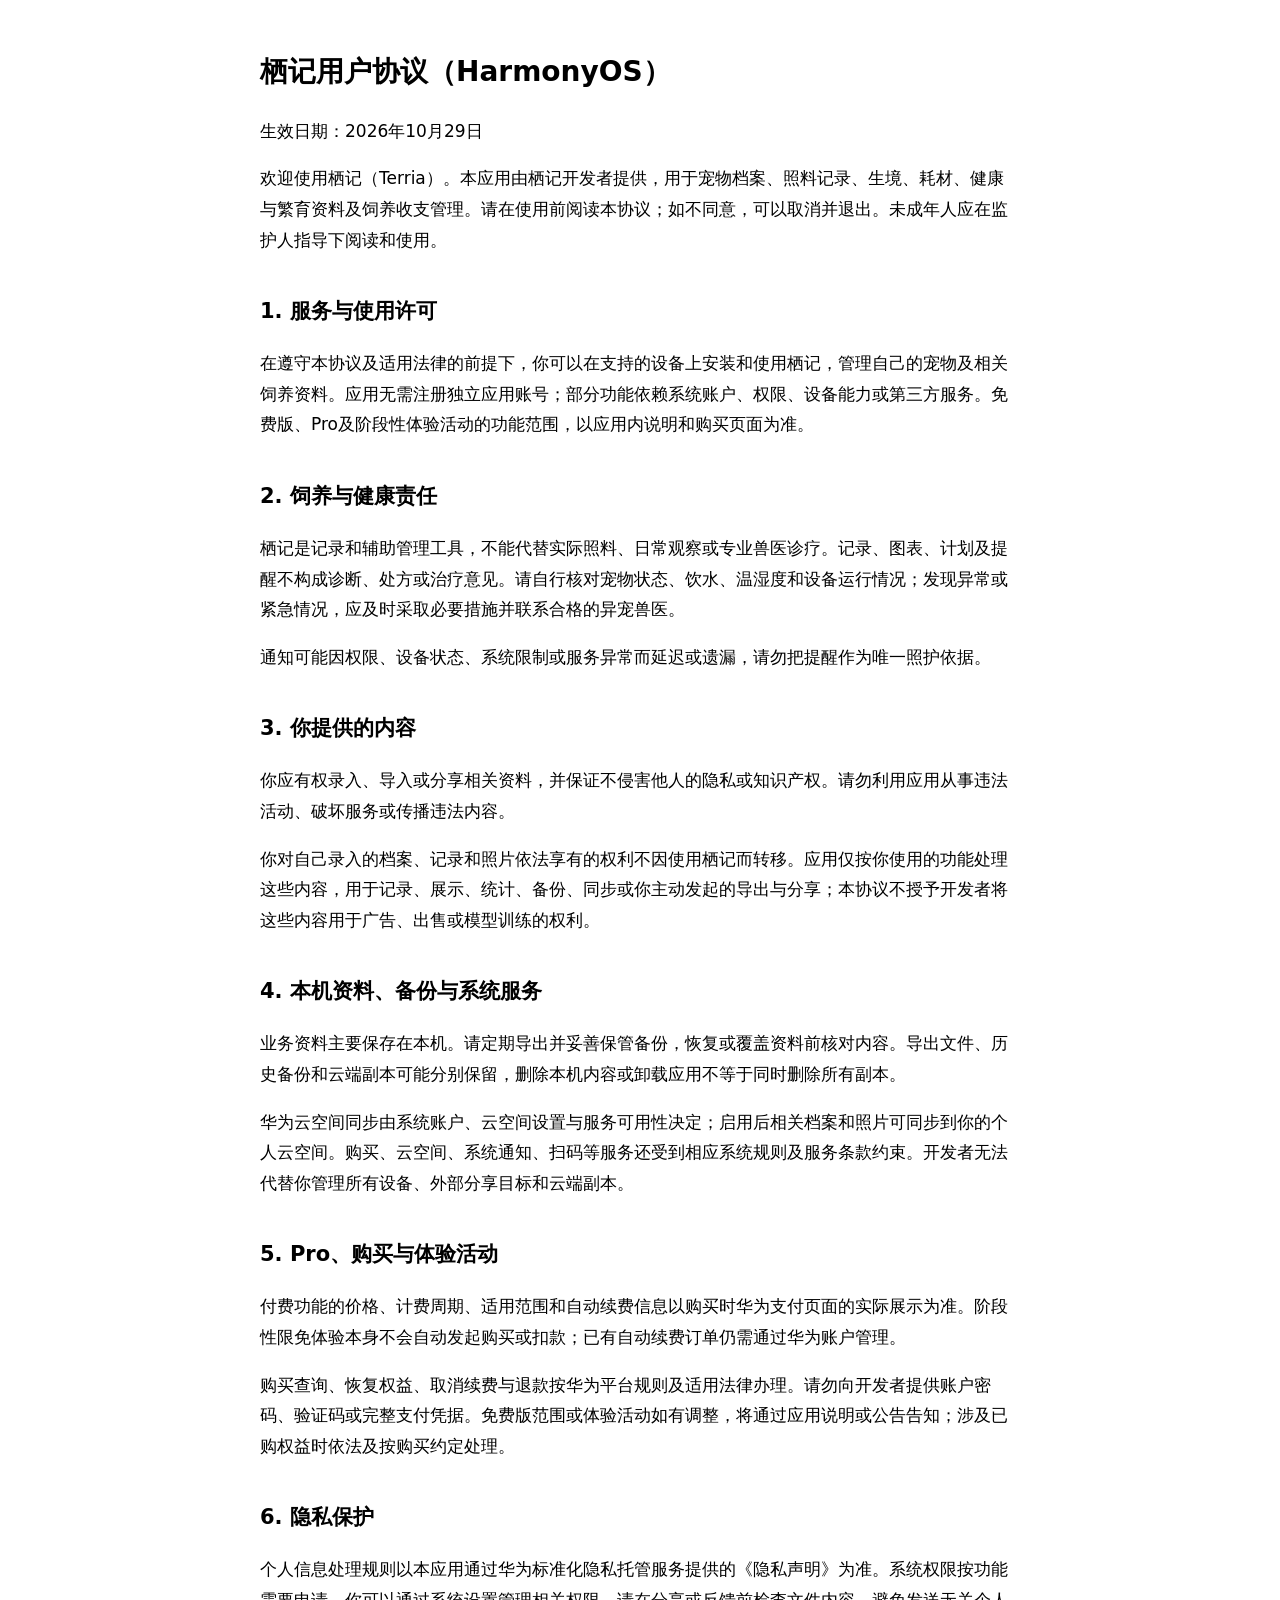
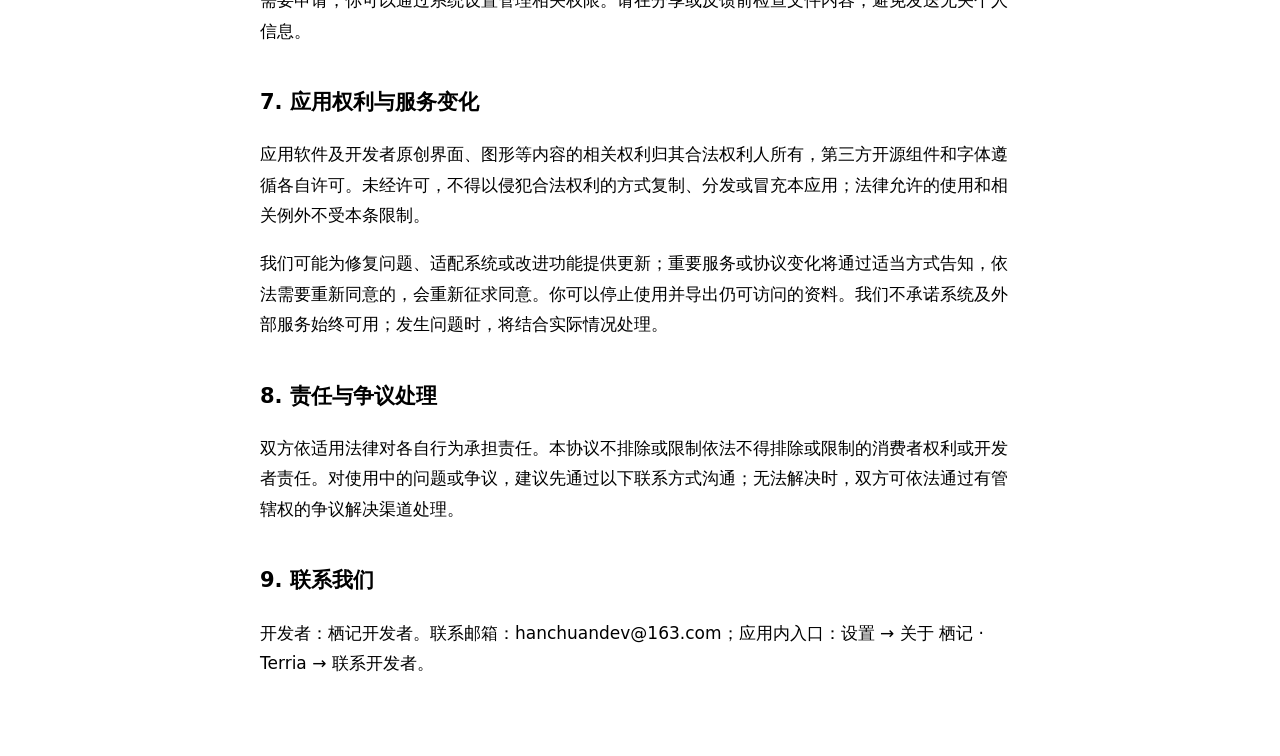
<file: terms.html>
<!doctype html>
<html lang="zh-CN"><head><meta charset="utf-8"><meta name="viewport" content="width=device-width,initial-scale=1"><meta name="color-scheme" content="light dark"><title>栖记用户协议（HarmonyOS）</title><style>body{font:17px/1.8 system-ui,sans-serif;max-width:760px;margin:auto;padding:28px 22px 60px;color:CanvasText;background:Canvas}h1{font-size:28px}h2{font-size:21px;margin-top:1.8em}p{overflow-wrap:anywhere}</style></head><body><main><h1>栖记用户协议（HarmonyOS）</h1>
<p>生效日期：2026年10月29日</p>
<p>欢迎使用栖记（Terria）。本应用由栖记开发者提供，用于宠物档案、照料记录、生境、耗材、健康与繁育资料及饲养收支管理。请在使用前阅读本协议；如不同意，可以取消并退出。未成年人应在监护人指导下阅读和使用。</p>
<h2>1. 服务与使用许可</h2>
<p>在遵守本协议及适用法律的前提下，你可以在支持的设备上安装和使用栖记，管理自己的宠物及相关饲养资料。应用无需注册独立应用账号；部分功能依赖系统账户、权限、设备能力或第三方服务。免费版、Pro及阶段性体验活动的功能范围，以应用内说明和购买页面为准。</p>
<h2>2. 饲养与健康责任</h2>
<p>栖记是记录和辅助管理工具，不能代替实际照料、日常观察或专业兽医诊疗。记录、图表、计划及提醒不构成诊断、处方或治疗意见。请自行核对宠物状态、饮水、温湿度和设备运行情况；发现异常或紧急情况，应及时采取必要措施并联系合格的异宠兽医。</p>
<p>通知可能因权限、设备状态、系统限制或服务异常而延迟或遗漏，请勿把提醒作为唯一照护依据。</p>
<h2>3. 你提供的内容</h2>
<p>你应有权录入、导入或分享相关资料，并保证不侵害他人的隐私或知识产权。请勿利用应用从事违法活动、破坏服务或传播违法内容。</p>
<p>你对自己录入的档案、记录和照片依法享有的权利不因使用栖记而转移。应用仅按你使用的功能处理这些内容，用于记录、展示、统计、备份、同步或你主动发起的导出与分享；本协议不授予开发者将这些内容用于广告、出售或模型训练的权利。</p>
<h2>4. 本机资料、备份与系统服务</h2>
<p>业务资料主要保存在本机。请定期导出并妥善保管备份，恢复或覆盖资料前核对内容。导出文件、历史备份和云端副本可能分别保留，删除本机内容或卸载应用不等于同时删除所有副本。</p>
<p>华为云空间同步由系统账户、云空间设置与服务可用性决定；启用后相关档案和照片可同步到你的个人云空间。购买、云空间、系统通知、扫码等服务还受到相应系统规则及服务条款约束。开发者无法代替你管理所有设备、外部分享目标和云端副本。</p>
<h2>5. Pro、购买与体验活动</h2>
<p>付费功能的价格、计费周期、适用范围和自动续费信息以购买时华为支付页面的实际展示为准。阶段性限免体验本身不会自动发起购买或扣款；已有自动续费订单仍需通过华为账户管理。</p>
<p>购买查询、恢复权益、取消续费与退款按华为平台规则及适用法律办理。请勿向开发者提供账户密码、验证码或完整支付凭据。免费版范围或体验活动如有调整，将通过应用说明或公告告知；涉及已购权益时依法及按购买约定处理。</p>
<h2>6. 隐私保护</h2>
<p>个人信息处理规则以本应用通过华为标准化隐私托管服务提供的《隐私声明》为准。系统权限按功能需要申请，你可以通过系统设置管理相关权限。请在分享或反馈前检查文件内容，避免发送无关个人信息。</p>
<h2>7. 应用权利与服务变化</h2>
<p>应用软件及开发者原创界面、图形等内容的相关权利归其合法权利人所有，第三方开源组件和字体遵循各自许可。未经许可，不得以侵犯合法权利的方式复制、分发或冒充本应用；法律允许的使用和相关例外不受本条限制。</p>
<p>我们可能为修复问题、适配系统或改进功能提供更新；重要服务或协议变化将通过适当方式告知，依法需要重新同意的，会重新征求同意。你可以停止使用并导出仍可访问的资料。我们不承诺系统及外部服务始终可用；发生问题时，将结合实际情况处理。</p>
<h2>8. 责任与争议处理</h2>
<p>双方依适用法律对各自行为承担责任。本协议不排除或限制依法不得排除或限制的消费者权利或开发者责任。对使用中的问题或争议，建议先通过以下联系方式沟通；无法解决时，双方可依法通过有管辖权的争议解决渠道处理。</p>
<h2>9. 联系我们</h2>
<p>开发者：栖记开发者。联系邮箱：hanchuandev@163.com；应用内入口：设置 → 关于 栖记 · Terria → 联系开发者。 </p></main></body></html>
</file>
<file: styles.css>
:root {
  color-scheme: light dark;
  --background: #f7f7f5;
  --text: #1c1c1a;
  --muted: #6b6b66;
  --line: #e2e2dd;
  --link: #42423d;
  --surface: #ffffff;
  --soft-surface: #f0f3ef;
  --accent: #4f7953;
  --accent-soft: #e6efe5;
  --max-width: 43rem;
  font-family: -apple-system, BlinkMacSystemFont, "SF Pro Text", "SF Pro Display", "Segoe UI", "PingFang SC", "Hiragino Sans GB", "Microsoft YaHei", "Noto Sans SC", sans-serif;
}

@media (prefers-color-scheme: dark) {
  :root {
    --background: #111110;
    --text: #ecece8;
    --muted: #9a9a94;
    --line: #2d2d29;
    --link: #f0f0eb;
    --surface: #1a1a18;
    --soft-surface: #20241f;
    --accent: #91ba92;
    --accent-soft: #243226;
  }
}

* {
  box-sizing: border-box;
}

html {
  font-size: 17px;
  -webkit-text-size-adjust: 100%;
}

body {
  min-width: 320px;
  margin: 0;
  color: var(--text);
  background: var(--background);
  font-size: 1rem;
  line-height: 1.72;
  -webkit-font-smoothing: antialiased;
  text-rendering: optimizeLegibility;
}

.language-control {
  position: absolute;
  width: 1px;
  height: 1px;
  margin: -1px;
  padding: 0;
  overflow: hidden;
  clip: rect(0, 0, 0, 0);
  white-space: nowrap;
  border: 0;
}

.page-shell {
  width: min(var(--max-width), calc(100% - 2.5rem));
  margin: 0 auto;
  padding: 1.75rem 0 3.5rem;
}

.site-header {
  display: flex;
  align-items: baseline;
  justify-content: space-between;
  gap: 1rem;
  padding-bottom: 1.15rem;
  border-bottom: 1px solid var(--line);
}

.site-nav {
  display: flex;
  align-items: center;
  justify-content: center;
  gap: 1rem;
  margin-left: auto;
  font-size: 0.86rem;
}

.site-nav a {
  color: var(--muted);
  text-decoration: none;
}

.site-nav a:hover,
.site-nav a[aria-current="page"] {
  color: var(--text);
}

.site-nav a[aria-current="page"] {
  font-weight: 650;
}

.nav-en {
  display: none;
}

.brand {
  color: var(--text);
  font-size: 0.96rem;
  font-weight: 600;
  letter-spacing: 0.01em;
  text-decoration: none;
}

.brand span {
  color: var(--muted);
  font-weight: 400;
}

.language-switch {
  color: var(--muted);
  font-size: 0.88rem;
  white-space: nowrap;
}

.language-switch label {
  cursor: pointer;
  color: var(--muted);
}

.language-switch label:hover {
  color: var(--text);
}

.language-switch label:focus-visible {
  outline: 2px solid var(--text);
  outline-offset: 3px;
  border-radius: 2px;
}

.language-switch span {
  margin: 0 0.45em;
  color: var(--line);
}

#language-zh:checked ~ .page-shell .language-switch label[for="language-zh"],
#language-en:checked ~ .page-shell .language-switch label[for="language-en"] {
  color: var(--text);
  font-weight: 600;
}

#language-zh:checked ~ .page-shell .policy-en,
#language-en:checked ~ .page-shell .policy-zh,
#language-zh:checked ~ .page-shell .manual-en,
#language-en:checked ~ .page-shell .manual-zh,
#language-en:checked ~ .page-shell .nav-zh,
#language-zh:checked ~ .page-shell .nav-en {
  display: none;
}

#language-en:checked ~ .page-shell .nav-en {
  display: inline;
}

main {
  padding-top: 2.15rem;
}

.policy > :first-child {
  margin-top: 0;
}

h1,
h2,
h3 {
  color: var(--text);
  line-height: 1.35;
  font-weight: 650;
  letter-spacing: -0.015em;
}

h1 {
  margin: 0 0 1.1rem;
  font-size: 1.72rem;
}

h2 {
  margin: 2rem 0 0.68rem;
  font-size: 1.16rem;
}

h3 {
  margin: 1.42rem 0 0.48rem;
  font-size: 1.01rem;
}

p,
ul,
ol {
  margin: 0 0 1rem;
}

ul,
ol {
  padding-left: 1.3rem;
}

li + li {
  margin-top: 0.34rem;
}

a {
  color: var(--link);
  text-underline-offset: 0.15em;
}

a:hover {
  color: var(--muted);
}

.updated {
  color: var(--muted);
  font-size: 0.9rem;
}

hr {
  height: 0;
  margin: 2rem 0;
  border: 0;
  border-top: 1px solid var(--line);
}

footer {
  margin-top: 3.1rem;
  padding-top: 1.15rem;
  color: var(--muted);
  border-top: 1px solid var(--line);
  font-size: 0.84rem;
}

footer a {
  margin-left: 0.75rem;
}

/* Detailed user guide */
.guide-shell {
  --max-width: 76rem;
}

.guide-main {
  padding-top: 2.4rem;
}

.manual {
  display: grid;
  grid-template-columns: minmax(12rem, 16rem) minmax(0, 1fr);
  column-gap: clamp(2.5rem, 6vw, 5.5rem);
}

.manual-hero {
  grid-column: 1 / -1;
  max-width: 54rem;
  margin-bottom: 3rem;
}

.manual-kicker {
  margin-bottom: 0.35rem;
  color: var(--accent);
  font-size: 0.78rem;
  font-weight: 750;
  letter-spacing: 0.14em;
  text-transform: uppercase;
}

.manual-hero h1 {
  margin-bottom: 0.8rem;
  font-size: clamp(2rem, 4vw, 3.45rem);
  letter-spacing: -0.035em;
}

.manual-lead {
  max-width: 45rem;
  color: var(--muted);
  font-size: 1.08rem;
}

.manual-meta {
  display: flex;
  flex-wrap: wrap;
  gap: 0.5rem 1rem;
  margin: 1.35rem 0 1.5rem;
  color: var(--muted);
  font-size: 0.82rem;
}

.manual-meta span + span::before {
  margin-right: 1rem;
  color: var(--line);
  content: "•";
}

.notice-card,
.tip {
  border: 1px solid color-mix(in srgb, var(--accent) 22%, var(--line));
  border-radius: 1rem;
  background: var(--accent-soft);
}

.notice-card {
  max-width: 48rem;
  padding: 1.1rem 1.25rem;
}

.notice-card strong {
  display: block;
  margin-bottom: 0.2rem;
}

.notice-card p,
.tip span {
  margin: 0;
  color: var(--muted);
}

.notice-card.compact {
  margin-top: 1.25rem;
}

.manual-toc {
  grid-column: 1;
  grid-row: 2 / span 20;
  align-self: start;
  position: sticky;
  top: 1.5rem;
  padding: 1.15rem 1.1rem;
  border: 1px solid var(--line);
  border-radius: 1rem;
  background: var(--surface);
  box-shadow: 0 0.8rem 2.2rem rgb(0 0 0 / 0.035);
}

.manual-toc > strong {
  display: block;
  margin-bottom: 0.6rem;
  font-size: 0.88rem;
}

.manual-toc ol {
  margin: 0;
  padding-left: 1.25rem;
  color: var(--muted);
  font-size: 0.78rem;
  line-height: 1.48;
}

.manual-toc li + li {
  margin-top: 0.32rem;
}

.manual-toc a {
  color: inherit;
  text-decoration: none;
}

.manual-toc a:hover {
  color: var(--accent);
}

.manual-section {
  grid-column: 2;
  min-width: 0;
  padding: 0 0 3.25rem;
  scroll-margin-top: 1.5rem;
}

.manual-section + .manual-section {
  padding-top: 3rem;
  border-top: 1px solid var(--line);
}

.section-number {
  color: var(--accent);
  font-size: 0.78rem;
  font-weight: 750;
  letter-spacing: 0.13em;
}

.manual-section h2 {
  margin-top: 0.25rem;
  font-size: 1.7rem;
  letter-spacing: -0.025em;
}

.manual-section h3 {
  margin-top: 1.8rem;
  font-size: 1.05rem;
}

.path {
  display: flex;
  align-items: baseline;
  gap: 0.65rem;
  padding: 0.78rem 0.9rem;
  border-radius: 0.75rem;
  background: var(--soft-surface);
  font-size: 0.9rem;
}

.path span {
  flex: none;
  color: var(--accent);
  font-size: 0.72rem;
  font-weight: 750;
  letter-spacing: 0.05em;
  text-transform: uppercase;
}

.steps {
  counter-reset: manual-step;
  padding-left: 0;
  list-style: none;
}

.steps li {
  position: relative;
  padding-left: 2.35rem;
  counter-increment: manual-step;
}

.steps li::before {
  position: absolute;
  top: 0.08rem;
  left: 0;
  display: grid;
  width: 1.55rem;
  height: 1.55rem;
  place-items: center;
  border-radius: 50%;
  color: var(--accent);
  background: var(--accent-soft);
  content: counter(manual-step);
  font-size: 0.72rem;
  font-weight: 750;
}

.steps li + li {
  margin-top: 0.78rem;
}

.tip {
  display: grid;
  grid-template-columns: max-content minmax(0, 1fr);
  gap: 0.85rem;
  margin: 1.35rem 0;
  padding: 1rem 1.1rem;
  font-size: 0.9rem;
}

.tip b {
  color: var(--accent);
}

.route-grid {
  display: grid;
  grid-template-columns: repeat(3, minmax(0, 1fr));
  gap: 0.7rem;
}

.route-grid.two-column {
  grid-template-columns: repeat(2, minmax(0, 1fr));
}

.route-grid > div {
  display: flex;
  min-height: 7.2rem;
  flex-direction: column;
  gap: 0.35rem;
  padding: 1rem;
  border: 1px solid var(--line);
  border-radius: 0.9rem;
  background: var(--surface);
}

.route-grid b {
  font-size: 0.94rem;
}

.route-grid span {
  color: var(--muted);
  font-size: 0.82rem;
  line-height: 1.5;
}

.manual-section details {
  border-bottom: 1px solid var(--line);
}

.manual-section details:first-of-type {
  border-top: 1px solid var(--line);
}

.manual-section summary {
  padding: 1rem 0;
  cursor: pointer;
  font-weight: 650;
}

.manual-section details p {
  padding: 0 1.25rem 1rem 0;
  color: var(--muted);
}

@media (min-width: 640px) {
  html {
    font-size: 18px;
  }

  .page-shell {
    padding-top: 2.4rem;
    padding-bottom: 4.5rem;
  }
}

@media (max-width: 420px) {
  .page-shell {
    width: min(var(--max-width), calc(100% - 2rem));
  }

  .site-header {
    align-items: flex-start;
  }
}

@media (max-width: 860px) {
  .site-header {
    flex-wrap: wrap;
  }

  .site-nav {
    order: 3;
    width: 100%;
    justify-content: flex-start;
    padding-top: 0.7rem;
    border-top: 1px solid var(--line);
  }

  .manual {
    display: block;
  }

  .manual-hero {
    margin-bottom: 1.5rem;
  }

  .manual-toc {
    position: static;
    margin-bottom: 2.6rem;
  }

  .manual-toc ol {
    columns: 2;
    column-gap: 2rem;
  }

  .manual-toc li {
    break-inside: avoid;
  }
}

@media (max-width: 580px) {
  .guide-main {
    padding-top: 1.75rem;
  }

  .manual-toc ol {
    columns: 1;
  }

  .manual-meta {
    display: grid;
  }

  .manual-meta span + span::before {
    content: none;
  }

  .route-grid,
  .route-grid.two-column {
    grid-template-columns: 1fr;
  }

  .route-grid > div {
    min-height: 0;
  }

  .tip {
    grid-template-columns: 1fr;
    gap: 0.2rem;
  }

  .path {
    align-items: flex-start;
  }
}

@media print {
  :root {
    color-scheme: light;
    --background: #fff;
    --text: #000;
    --muted: #555;
    --line: #ccc;
    --link: #000;
  }

  .page-shell {
    width: 100%;
    padding: 0;
  }

  .language-switch {
    display: none;
  }

  .site-nav,
  .manual-toc {
    display: none;
  }

  .manual {
    display: block;
  }

  .policy-en {
    display: none !important;
  }

  a {
    color: inherit;
  }
}
</file>
